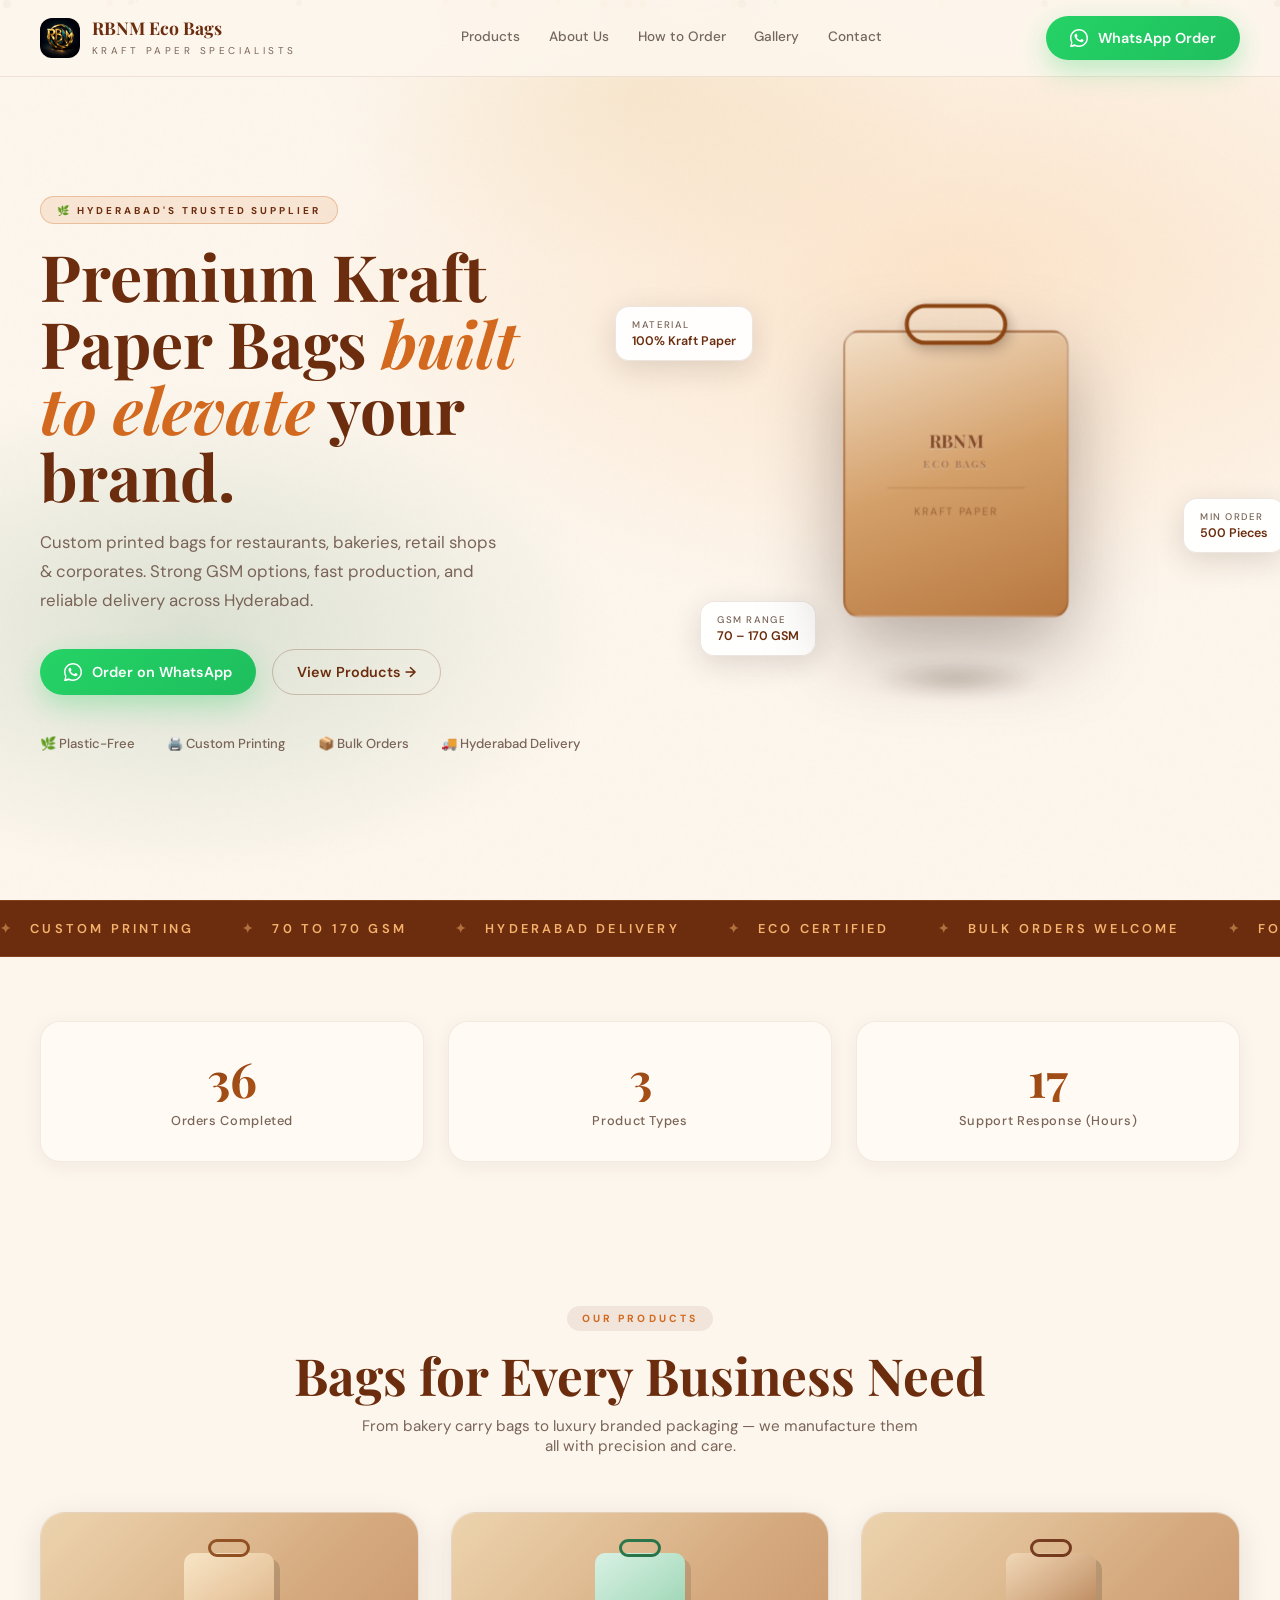
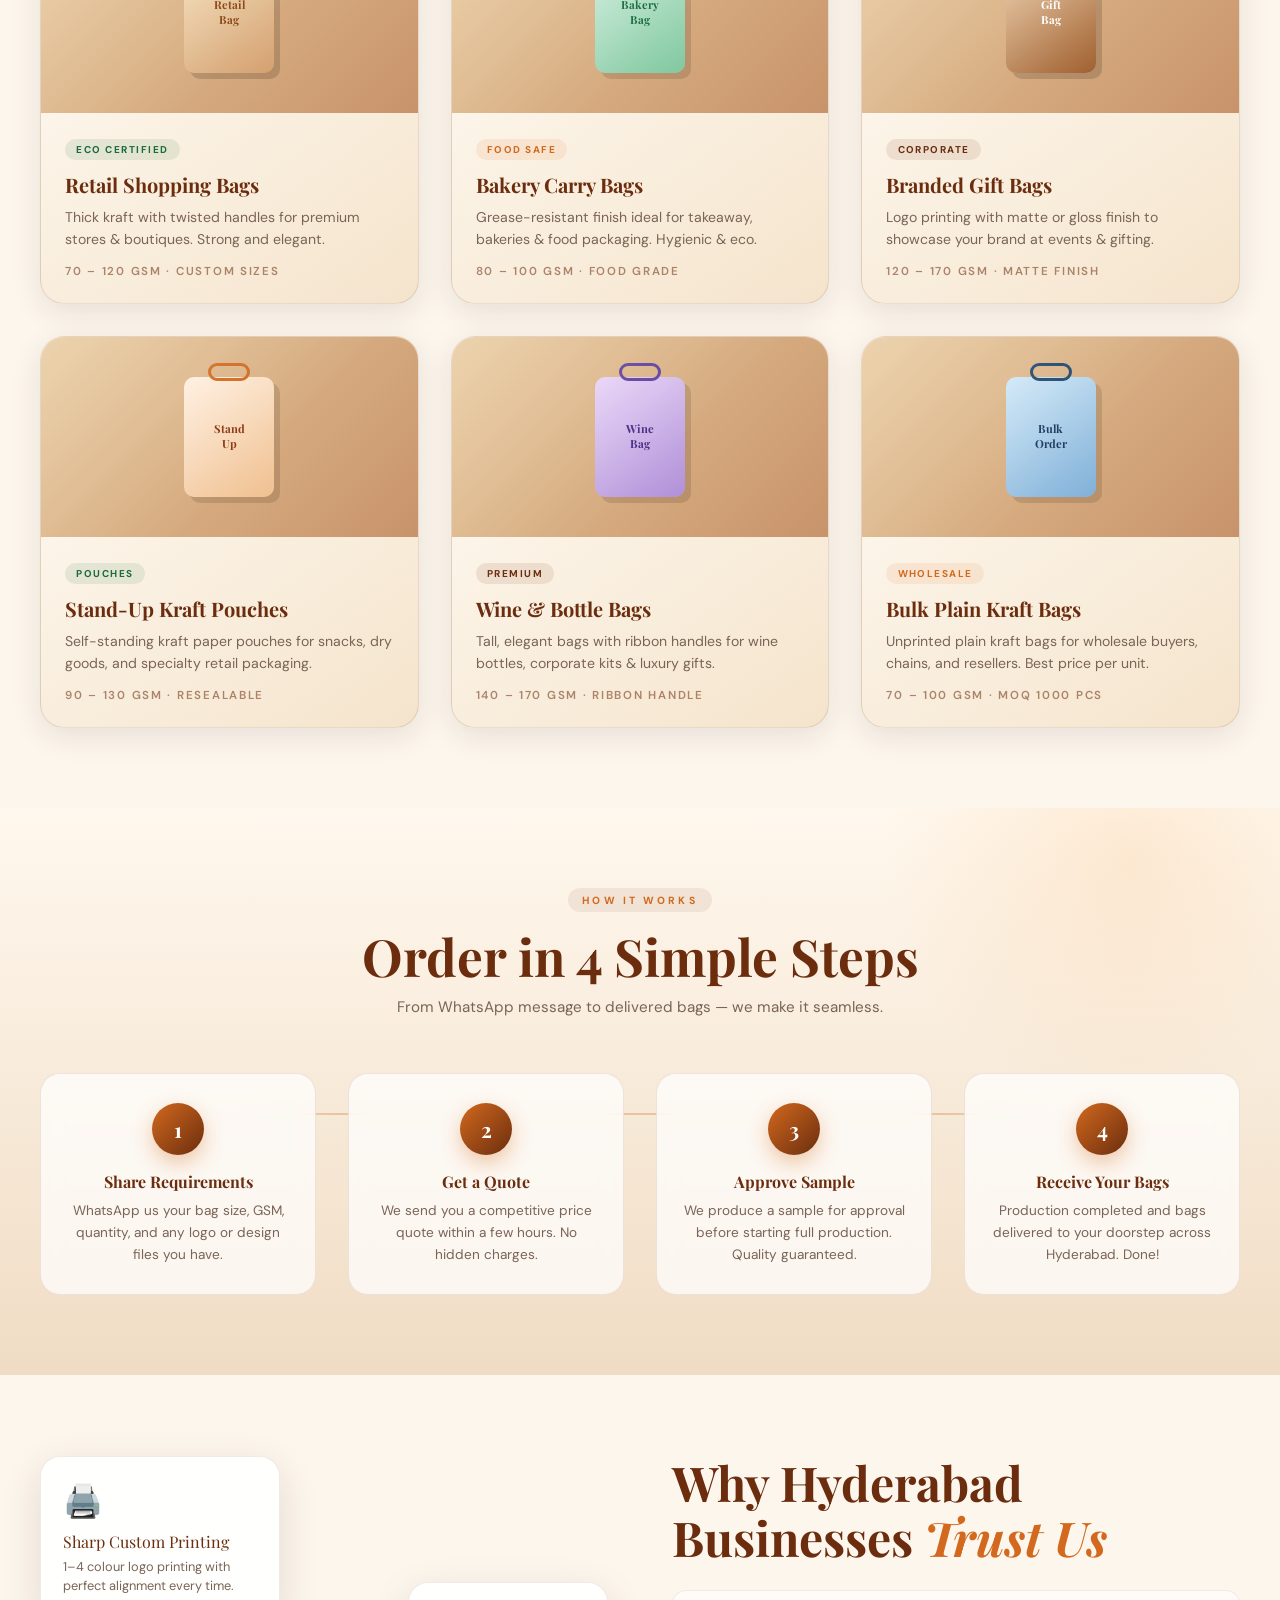
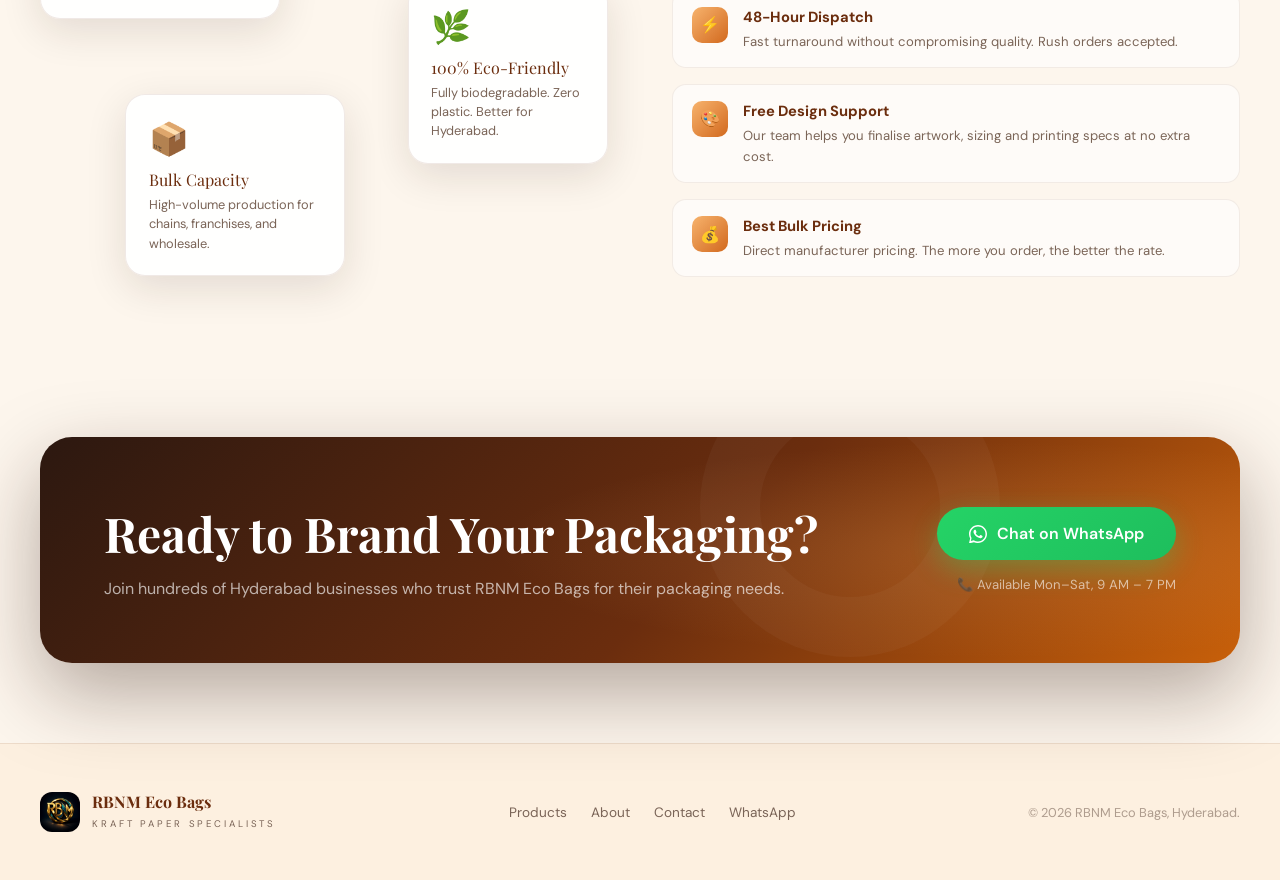
<file: index.html>
<!DOCTYPE html>
<html lang="en">
<head>
  <meta charset="utf-8" />
  <meta name="viewport" content="width=device-width, initial-scale=1" />
  <title>RBNM Eco Bags — Premium Kraft Paper Bags Hyderabad</title>
  <meta name="description" content="Custom printed kraft paper bags for restaurants, bakeries, retail shops & corporates in Hyderabad. Bulk orders welcome. Eco-friendly & plastic-free packaging." />
  <link rel="icon" href="images/rbnm-logo.png" type="image/x-icon" />
  <link rel="preconnect" href="https://fonts.googleapis.com" />
  <link rel="preconnect" href="https://fonts.gstatic.com" crossorigin />
  <link href="https://fonts.googleapis.com/css2?family=Playfair+Display:ital,wght@0,500;0,700;0,900;1,700&family=DM+Sans:wght@300;400;500;600&display=swap" rel="stylesheet" />
  <style>
    :root {
      --bg: #fdf6ed;
      --kraft: #6b2d0e;
      --amber: #d2691e;
      --amber-glow: #f7b36d;
      --forest: #1a6b3c;
      --ink: #2b1a12;
      --muted: #7a6457;
      --white: #ffffff;
      --card: #fffaf3;
      --gold: #c8860a;
      --max: 1200px;
    }

    *, *::before, *::after { box-sizing: border-box; margin: 0; padding: 0; }

    html { scroll-behavior: smooth; }

    body {
      font-family: "DM Sans", sans-serif;
      color: var(--ink);
      background: var(--bg);
      overflow-x: hidden;
    }


    /* ── NOISE TEXTURE OVERLAY ── */
    body::before {
      content: "";
      position: fixed; inset: 0;
      background-image: url("data:image/svg+xml,%3Csvg viewBox='0 0 200 200' xmlns='http://www.w3.org/2000/svg'%3E%3Cfilter id='n'%3E%3CfeTurbulence type='fractalNoise' baseFrequency='.9' numOctaves='4' stitchTiles='stitch'/%3E%3C/filter%3E%3Crect width='100%25' height='100%25' filter='url(%23n)' opacity='.03'/%3E%3C/svg%3E");
      opacity: .4; z-index: 0; pointer-events: none;
    }

    a { color: inherit; text-decoration: none; }
    img { max-width: 100%; display: block; }
    .container { width: min(100% - 2rem, var(--max)); margin: 0 auto; }

    /* ── HEADER ── */
    header {
      position: fixed; top: 0; left: 0; right: 0; z-index: 100;
      padding: 1rem 0;
      background: rgba(253,246,237,.85);
      backdrop-filter: blur(20px);
      border-bottom: 1px solid rgba(107,45,14,.1);
      transition: box-shadow .3s;
    }
    header.scrolled { box-shadow: 0 8px 40px rgba(43,26,18,.12); }
    .nav { display: flex; align-items: center; justify-content: space-between; gap: 1rem; }
    .brand { display: flex; align-items: center; gap: .75rem; }
    .brand img { width: 40px; height: 40px; border-radius: 12px; }
    .brand h1 { font-family: "Playfair Display", serif; font-size: 1.1rem; color: var(--kraft); line-height: 1.2; }
    .brand span { font-size: .62rem; letter-spacing: .35em; text-transform: uppercase; color: var(--muted); }
    .nav-links { display: flex; align-items: center; gap: 1.8rem; font-size: .85rem; font-weight: 500; color: rgba(43,26,18,.65); }
    .nav-links a { position: relative; padding-bottom: 2px; }
    .nav-links a::after { content: ""; position: absolute; left: 0; bottom: -2px; width: 0; height: 1.5px; background: var(--amber); transition: width .3s; }
    .nav-links a:hover::after { width: 100%; }
    .nav-links a:hover { color: var(--amber); }
    .btn {
      display: inline-flex; align-items: center; gap: .6rem;
      padding: .8rem 1.5rem; border-radius: 999px;
      font-weight: 600; font-size: .9rem;
      transition: transform .2s, box-shadow .2s; border: 0;
    }
    .btn-primary {
      background: linear-gradient(135deg, #25d366, #1ebe5d);
      color: #fff; box-shadow: 0 10px 28px rgba(37,211,102,.32);
    }
    .btn-primary:hover { transform: translateY(-3px) scale(1.02); box-shadow: 0 18px 40px rgba(37,211,102,.42); }
    .menu-btn { display: none; background: none; border: none; padding: .4rem; }
    .menu-btn span { display: block; width: 26px; height: 2px; background: var(--kraft); margin: 5px 0; transition: .3s; }

    /* ── HERO ── */
    .hero {
      min-height: 100vh; display: grid; place-items: center;
      padding: 8rem 0 5rem; position: relative; overflow: hidden;
    }
    .hero-bg {
      position: absolute; inset: 0; z-index: -1;
      background:
        radial-gradient(ellipse 80% 60% at 75% 30%, rgba(247,179,109,.28) 0%, transparent 65%),
        radial-gradient(ellipse 60% 50% at 15% 70%, rgba(26,107,60,.15) 0%, transparent 55%),
        radial-gradient(ellipse 50% 40% at 50% 10%, rgba(200,134,10,.1) 0%, transparent 50%),
        var(--bg);
    }

    /* Floating particles */
    .particles { position: absolute; inset: 0; z-index: -1; overflow: hidden; }
    .particle {
      position: absolute; border-radius: 50%;
      animation: float linear infinite;
      opacity: .4;
    }

    @keyframes float {
      0% { transform: translateY(100vh) rotate(0deg); opacity: 0; }
      10% { opacity: .4; }
      90% { opacity: .4; }
      100% { transform: translateY(-10vh) rotate(720deg); opacity: 0; }
    }

    .hero-grid {
      display: grid;
      grid-template-columns: 1fr 1fr;
      gap: 4rem; align-items: center;
    }

    .hero-content { position: relative; z-index: 1; }
    .hero-content .pill {
      display: inline-flex; align-items: center; gap: .4rem;
      padding: .4rem 1rem; border-radius: 999px;
      background: rgba(210,105,30,.12); border: 1px solid rgba(210,105,30,.3);
      color: var(--kraft); font-size: .62rem; font-weight: 700;
      letter-spacing: .3em; text-transform: uppercase;
      animation: slideInLeft .8s ease both;
    }
    .hero-content h2 {
      font-family: "Playfair Display", serif;
      font-size: clamp(2.8rem, 5vw, 5rem);
      line-height: 1.04; color: var(--kraft);
      margin: 1.2rem 0;
      animation: slideInLeft .8s .15s ease both;
    }
    .hero-content h2 em { font-style: italic; color: var(--amber); }
    .hero-content p {
      color: var(--muted); font-size: 1.05rem; max-width: 460px; line-height: 1.7;
      animation: slideInLeft .8s .25s ease both;
    }
    .hero-actions {
      display: flex; flex-wrap: wrap; gap: 1rem; margin-top: 2.2rem;
      animation: slideInLeft .8s .35s ease both;
    }
    .btn-ghost-dark {
      background: transparent; border: 1.5px solid rgba(107,45,14,.25);
      color: var(--kraft); border-radius: 999px;
      padding: .8rem 1.5rem; font-weight: 600; font-size: .9rem;
      transition: .2s;
      display: inline-flex; align-items: center; gap: .5rem;
    }
    .btn-ghost-dark:hover { background: rgba(107,45,14,.06); transform: translateY(-2px); }
    .trust-row {
      display: flex; flex-wrap: wrap; gap: 1rem 2rem;
      margin-top: 2.5rem; font-size: .82rem; color: var(--muted); font-weight: 500;
      animation: slideInLeft .8s .45s ease both;
    }
    .trust-row span { display: inline-flex; align-items: center; gap: .45rem; }

    @keyframes slideInLeft {
      from { opacity: 0; transform: translateX(-30px); }
      to { opacity: 1; transform: translateX(0); }
    }

    /* ── 3D BAG SHOWCASE ── */
    .bag-showcase {
      position: relative;
      perspective: 1200px;
      animation: fadeInRight .9s .2s ease both;
    }

    @keyframes fadeInRight {
      from { opacity: 0; transform: translateX(40px); }
      to { opacity: 1; transform: translateX(0); }
    }

    .bag-scene {
      width: 100%; height: 480px;
      position: relative; transform-style: preserve-3d;
    }

    /* The 3D floating bag shape */
    .bag-3d {
      position: absolute; left: 50%; top: 50%;
      transform: translate(-50%, -50%);
      width: 220px; height: 280px;
      transform-style: preserve-3d;
      animation: bagRotate 8s ease-in-out infinite;
    }

    @keyframes bagRotate {
      0%   { transform: translate(-50%,-50%) rotateY(-15deg) rotateX(5deg); }
      25%  { transform: translate(-50%,-50%) rotateY(5deg) rotateX(-5deg); }
      50%  { transform: translate(-50%,-50%) rotateY(15deg) rotateX(5deg); }
      75%  { transform: translate(-50%,-50%) rotateY(-5deg) rotateX(-3deg); }
      100% { transform: translate(-50%,-50%) rotateY(-15deg) rotateX(5deg); }
    }

    .bag-face {
      position: absolute; border-radius: 16px;
      backface-visibility: hidden;
    }
    .bag-front {
      width: 220px; height: 280px;
      background: linear-gradient(160deg, #f3dfc7 0%, #d4a06a 50%, #b87840 100%);
      border: 2px solid rgba(107,45,14,.3);
      box-shadow: 0 30px 80px rgba(43,18,9,.35), inset 0 1px 0 rgba(255,255,255,.4);
      transform: translateZ(30px);
      display: flex; flex-direction: column;
      align-items: center; justify-content: center; gap: 1rem;
      padding: 1.5rem;
    }
    .bag-back {
      width: 220px; height: 280px;
      background: linear-gradient(160deg, #c4946a 0%, #a06030 100%);
      border: 2px solid rgba(107,45,14,.3);
      transform: translateZ(-30px) rotateY(180deg);
    }
    .bag-left {
      width: 60px; height: 280px;
      background: linear-gradient(180deg, #c8966a 0%, #986040 100%);
      transform: rotateY(-90deg) translateZ(30px);
      border-radius: 16px 0 0 16px;
    }
    .bag-right {
      width: 60px; height: 280px;
      background: linear-gradient(180deg, #b87840 0%, #885030 100%);
      left: 160px;
      transform: rotateY(90deg) translateZ(190px);
      border-radius: 0 16px 16px 0;
    }
    .bag-bottom {
      width: 220px; height: 60px;
      background: linear-gradient(90deg, #a06030 0%, #c88050 100%);
      top: 220px;
      transform: rotateX(-90deg) translateZ(30px);
      border-radius: 0 0 16px 16px;
    }

    /* Handle */
    .bag-handle {
      position: absolute; left: 50%; top: -28px;
      transform: translateX(-50%) translateZ(32px);
      width: 100px; height: 40px;
      border: 4px solid #8b4513;
      border-radius: 999px;
      background: transparent;
      box-shadow: 2px 4px 12px rgba(43,18,9,.3);
    }

    /* Logo on bag */
    .bag-logo {
      font-family: "Playfair Display", serif;
      font-size: 1.1rem; font-weight: 700;
      color: rgba(107,45,14,.8);
      text-align: center; line-height: 1.3;
      text-shadow: 0 1px 0 rgba(255,255,255,.4);
    }
    .bag-logo span { font-size: .6rem; letter-spacing: .2em; text-transform: uppercase; color: rgba(107,45,14,.5); display: block; margin-top: 4px; }
    .bag-lines { width: 80%; height: 1px; background: rgba(107,45,14,.2); }
    .bag-tagline { font-size: .65rem; color: rgba(107,45,14,.5); letter-spacing: .15em; text-transform: uppercase; }

    /* Shadow under bag */
    .bag-shadow {
      position: absolute; left: 50%; bottom: 20px;
      transform: translateX(-50%);
      width: 180px; height: 30px;
      background: radial-gradient(ellipse, rgba(43,18,9,.3) 0%, transparent 70%);
      animation: shadowPulse 8s ease-in-out infinite;
      filter: blur(8px);
    }
    @keyframes shadowPulse {
      0%, 100% { transform: translateX(-50%) scaleX(1); opacity: .8; }
      50% { transform: translateX(-50%) scaleX(.7); opacity: .4; }
    }

    /* Floating info badges */
    .badge-float {
      position: absolute;
      background: rgba(255,255,255,.95);
      border: 1px solid rgba(107,45,14,.12);
      border-radius: 14px; padding: .7rem 1rem;
      box-shadow: 0 8px 30px rgba(43,26,18,.14);
      font-size: .78rem; font-weight: 600;
      color: var(--kraft);
      animation: badgeFloat 4s ease-in-out infinite;
      white-space: nowrap;
    }
    .badge-float .label { font-size: .6rem; font-weight: 500; color: var(--muted); text-transform: uppercase; letter-spacing: .15em; display: block; margin-bottom: 2px; }
    .badge-float.b1 { top: 15%; left: -10%; animation-delay: 0s; }
    .badge-float.b2 { top: 55%; right: -8%; animation-delay: 1.5s; }
    .badge-float.b3 { bottom: 12%; left: 5%; animation-delay: .8s; }

    @keyframes badgeFloat {
      0%, 100% { transform: translateY(0px); }
      50% { transform: translateY(-10px); }
    }

    /* ── MARQUEE ── */
    .marquee-wrap {
      overflow: hidden; padding: 1.2rem 0;
      background: var(--kraft); color: var(--amber-glow);
      border-top: 1px solid rgba(247,179,109,.15);
      border-bottom: 1px solid rgba(247,179,109,.15);
    }
    .marquee-track {
      display: flex; gap: 3rem;
      animation: marqueeScroll 22s linear infinite;
      width: max-content;
    }
    .marquee-track span {
      font-size: .8rem; font-weight: 600; letter-spacing: .25em;
      text-transform: uppercase; white-space: nowrap;
      display: flex; align-items: center; gap: 1rem;
    }
    .marquee-track span::before { content: "✦"; opacity: .5; }
    @keyframes marqueeScroll {
      0% { transform: translateX(0); }
      100% { transform: translateX(-50%); }
    }

    /* ── STATS BAR ── */
    .stats-section { padding: 4rem 0; }
    .stats-grid {
      display: grid; grid-template-columns: repeat(auto-fit, minmax(220px, 1fr)); gap: 1.5rem;
    }
    .stat-card {
      background: var(--card);
      border-radius: 20px; padding: 2rem 1.5rem;
      border: 1px solid rgba(107,45,14,.08);
      box-shadow: 0 4px 20px rgba(43,26,18,.06);
      text-align: center;
      transform-style: preserve-3d;
      transition: transform .4s cubic-bezier(.23,1.12,.43,1), box-shadow .4s;
      position: relative; overflow: hidden;
    }
    .stat-card::before {
      content: ""; position: absolute; inset: 0;
      background: linear-gradient(135deg, rgba(247,179,109,.08) 0%, transparent 60%);
      opacity: 0; transition: opacity .3s;
    }
    .stat-card:hover::before { opacity: 1; }
    .stat-card:hover {
      transform: translateY(-12px) rotateX(6deg) rotateY(-4deg) scale(1.02);
      box-shadow: 0 25px 60px rgba(43,26,18,.18), 0 0 0 1px rgba(210,105,30,.15);
    }
    .stat-num {
      font-family: "Playfair Display", serif;
      font-size: 3rem; font-weight: 700;
      background: linear-gradient(135deg, var(--kraft), var(--amber));
      -webkit-background-clip: text; -webkit-text-fill-color: transparent;
      background-clip: text; line-height: 1;
    }
    .stat-label { font-size: .8rem; color: var(--muted); margin-top: .6rem; font-weight: 500; letter-spacing: .05em; }

    /* ── PRODUCTS 3D SECTION ── */
    .products-section { padding: 5rem 0; }
    .section-header { text-align: center; margin-bottom: 3.5rem; }
    .section-header .tag {
      display: inline-block; padding: .35rem .9rem;
      border-radius: 999px; background: rgba(107,45,14,.08);
      color: var(--amber); font-size: .65rem; font-weight: 700;
      letter-spacing: .3em; text-transform: uppercase; margin-bottom: 1rem;
    }
    .section-header h2 {
      font-family: "Playfair Display", serif;
      font-size: clamp(2rem, 4vw, 3.2rem);
      color: var(--kraft); line-height: 1.1;
    }
    .section-header p { color: var(--muted); max-width: 560px; margin: .8rem auto 0; font-size: .95rem; }

    .products-grid {
      display: grid; grid-template-columns: repeat(3,1fr); gap: 2rem;
      perspective: 1000px;
    }

    .product-card {
      border-radius: 24px;
      background: linear-gradient(145deg, #fffcf6, #f5e4cc);
      border: 1px solid rgba(107,45,14,.14);
      box-shadow: 0 8px 30px rgba(43,26,18,.1);
      padding: 0; overflow: hidden;
      transform-style: preserve-3d;
      transition: transform .5s cubic-bezier(.23,1.12,.43,1), box-shadow .5s;
    }
    .product-card:hover {
      transform: translateY(-16px) rotateX(6deg) rotateY(-5deg);
      box-shadow: 0 32px 80px rgba(43,26,18,.22), 20px 20px 0px rgba(107,45,14,.06);
    }

    .product-thumb {
      height: 200px; position: relative; overflow: hidden;
      background: linear-gradient(135deg, #e8c99a, #c8936a);
      display: flex; align-items: center; justify-content: center;
    }
    /* 3D bag illustration inside product card */
    .mini-bag {
      width: 90px; height: 120px;
      position: relative; transform-style: preserve-3d;
      animation: miniBagFloat 4s ease-in-out infinite;
    }
    @keyframes miniBagFloat {
      0%, 100% { transform: translateY(0) rotateY(-10deg); }
      50% { transform: translateY(-12px) rotateY(10deg); }
    }
    .mini-bag-body {
      width: 90px; height: 120px;
      border-radius: 10px; position: absolute;
      display: flex; align-items: center; justify-content: center;
      flex-direction: column; gap: 6px;
    }
    .mini-bag-handle {
      width: 42px; height: 18px;
      border: 3px solid; border-radius: 999px;
      position: absolute; top: -14px; left: 50%;
      transform: translateX(-50%);
    }
    .mini-bag-text {
      font-family: "Playfair Display", serif;
      font-size: .7rem; font-weight: 700; text-align: center;
      line-height: 1.3;
    }

    .product-card:nth-child(1) .mini-bag-body { background: linear-gradient(145deg,#f7e3c0,#d4a070); box-shadow: 6px 6px 0 rgba(0,0,0,.15); }
    .product-card:nth-child(1) .mini-bag-handle { border-color: #8b4513; }
    .product-card:nth-child(1) .mini-bag-text { color: #8b4513; }
    .product-card:nth-child(2) .mini-bag-body { background: linear-gradient(145deg,#d4f0e0,#80c8a0); box-shadow: 6px 6px 0 rgba(0,0,0,.12); }
    .product-card:nth-child(2) .mini-bag-handle { border-color: #1a6b3c; }
    .product-card:nth-child(2) .mini-bag-text { color: #1a6b3c; }
    .product-card:nth-child(3) .mini-bag-body { background: linear-gradient(145deg,#f0d4b0,#a06030); box-shadow: 6px 6px 0 rgba(0,0,0,.15); }
    .product-card:nth-child(3) .mini-bag-handle { border-color: #6b2d0e; }
    .product-card:nth-child(3) .mini-bag-text { color: #fff; }
    .product-card:nth-child(4) .mini-bag-body { background: linear-gradient(145deg,#fff0e0,#f0c090); box-shadow: 6px 6px 0 rgba(0,0,0,.12); }
    .product-card:nth-child(4) .mini-bag-handle { border-color: #d2691e; }
    .product-card:nth-child(4) .mini-bag-text { color: #8b3510; }
    .product-card:nth-child(5) .mini-bag-body { background: linear-gradient(145deg,#e8d4f8,#b090d8); box-shadow: 6px 6px 0 rgba(0,0,0,.12); }
    .product-card:nth-child(5) .mini-bag-handle { border-color: #6040a0; }
    .product-card:nth-child(5) .mini-bag-text { color: #4a2880; }
    .product-card:nth-child(6) .mini-bag-body { background: linear-gradient(145deg,#d0e8f8,#80b0d8); box-shadow: 6px 6px 0 rgba(0,0,0,.12); }
    .product-card:nth-child(6) .mini-bag-handle { border-color: #204870; }
    .product-card:nth-child(6) .mini-bag-text { color: #1a3a5c; }

    .product-thumb .shine {
      position: absolute; inset: 0;
      background: linear-gradient(135deg, rgba(255,255,255,.2) 0%, transparent 60%);
      transition: opacity .3s;
    }
    .product-card:hover .shine { opacity: 0; }

    .product-info { padding: 1.5rem; }
    .product-badge {
      display: inline-block; padding: .25rem .7rem;
      border-radius: 999px; font-size: .62rem; font-weight: 700;
      letter-spacing: .15em; text-transform: uppercase; margin-bottom: .7rem;
    }
    .product-badge.eco { background: rgba(26,107,60,.1); color: var(--forest); }
    .product-badge.food { background: rgba(210,105,30,.1); color: var(--amber); }
    .product-badge.corp { background: rgba(107,45,14,.1); color: var(--kraft); }
    .product-info h3 {
      font-family: "Playfair Display", serif;
      font-size: 1.25rem; color: var(--kraft); margin-bottom: .5rem;
    }
    .product-info p { font-size: .88rem; color: var(--muted); line-height: 1.6; }
    .product-gsm {
      margin-top: .8rem; font-size: .72rem; font-weight: 600;
      color: rgba(107,45,14,.55); letter-spacing: .15em; text-transform: uppercase;
    }

    /* ── PROCESS SECTION ── */
    .process-section {
      padding: 5rem 0;
      background: linear-gradient(180deg, #fff8ee, #f0dcc4);
      position: relative; overflow: hidden;
    }
    .process-section::before {
      content: ""; position: absolute;
      width: 500px; height: 500px; border-radius: 50%;
      background: radial-gradient(circle, rgba(247,179,109,.2) 0%, transparent 70%);
      top: -200px; right: -100px;
    }
    .steps-grid {
      display: grid; grid-template-columns: repeat(4,1fr);
      gap: 2rem; position: relative;
    }
    .steps-grid::before {
      content: ""; position: absolute;
      top: 40px; left: 8%; right: 8%; height: 2px;
      background: linear-gradient(90deg, transparent, rgba(210,105,30,.3) 20%, rgba(210,105,30,.3) 80%, transparent);
      z-index: 0;
    }
    .step-card {
      background: rgba(255,255,255,.7); border-radius: 20px;
      padding: 1.8rem 1.5rem; text-align: center;
      border: 1px solid rgba(107,45,14,.1);
      backdrop-filter: blur(10px);
      position: relative; z-index: 1;
      transform-style: preserve-3d;
      transition: transform .4s cubic-bezier(.23,1.12,.43,1), box-shadow .4s;
    }
    .step-card:hover {
      transform: translateY(-14px) rotateX(8deg);
      box-shadow: 0 24px 60px rgba(43,26,18,.16);
    }
    .step-num {
      width: 52px; height: 52px; border-radius: 50%;
      background: linear-gradient(135deg, var(--amber), var(--kraft));
      color: #fff; font-family: "Playfair Display", serif;
      font-size: 1.3rem; font-weight: 700;
      display: flex; align-items: center; justify-content: center;
      margin: 0 auto 1rem; box-shadow: 0 8px 20px rgba(210,105,30,.35);
    }
    .step-card h3 { font-family: "Playfair Display", serif; font-size: 1rem; color: var(--kraft); margin-bottom: .5rem; }
    .step-card p { font-size: .85rem; color: var(--muted); line-height: 1.6; }

    /* ── WHY US ── */
    .why-section { padding: 5rem 0; }
    .why-grid {
      display: grid; grid-template-columns: 1fr 1fr; gap: 4rem; align-items: center;
    }
    .why-visual {
      position: relative; height: 420px;
      perspective: 800px;
    }
    .floating-card-3d {
      position: absolute; border-radius: 20px; padding: 1.4rem;
      background: rgba(255,255,255,.95);
      border: 1px solid rgba(107,45,14,.1);
      box-shadow: 0 12px 40px rgba(43,26,18,.12);
      transform-style: preserve-3d;
      transition: transform .4s;
    }
    .floating-card-3d:hover { transform: rotateY(-8deg) rotateX(6deg) scale(1.04); }
    .fc1 { width: 240px; top: 0; left: 0; animation: floatCard1 6s ease-in-out infinite; }
    .fc2 { width: 200px; top: 30%; right: 0; animation: floatCard2 7s ease-in-out infinite; }
    .fc3 { width: 220px; bottom: 0; left: 15%; animation: floatCard3 5s ease-in-out infinite; }
    @keyframes floatCard1 { 0%,100%{transform: translateY(0) rotateY(-5deg);} 50%{transform:translateY(-14px) rotateY(5deg);} }
    @keyframes floatCard2 { 0%,100%{transform: translateY(-8px) rotateX(4deg);} 50%{transform:translateY(8px) rotateX(-4deg);} }
    @keyframes floatCard3 { 0%,100%{transform: translateY(4px) rotateY(6deg);} 50%{transform:translateY(-10px) rotateY(-6deg);} }
    .fc-icon { font-size: 2rem; margin-bottom: .6rem; }
    .fc-title { font-family: "Playfair Display", serif; font-size: 1rem; color: var(--kraft); margin-bottom: .3rem; }
    .fc-desc { font-size: .8rem; color: var(--muted); line-height: 1.5; }

    .why-content h2 { font-family: "Playfair Display", serif; font-size: clamp(2rem,4vw,3rem); color: var(--kraft); line-height: 1.15; margin-bottom: 1.5rem; }
    .why-content h2 em { font-style: italic; color: var(--amber); }
    .benefit-list { list-style: none; display: grid; gap: 1rem; }
    .benefit-list li {
      display: flex; align-items: flex-start; gap: .9rem;
      padding: 1rem 1.2rem; border-radius: 14px;
      background: rgba(255,255,255,.6); border: 1px solid rgba(107,45,14,.08);
      transition: transform .3s, box-shadow .3s;
    }
    .benefit-list li:hover { transform: translateX(6px); box-shadow: 0 6px 20px rgba(43,26,18,.1); }
    .benefit-icon { width: 36px; height: 36px; border-radius: 10px; background: linear-gradient(135deg,var(--amber-glow),var(--amber)); display: flex; align-items: center; justify-content: center; font-size: 1rem; flex-shrink: 0; }
    .benefit-text strong { display: block; font-size: .92rem; color: var(--kraft); margin-bottom: .2rem; }
    .benefit-text span { font-size: .82rem; color: var(--muted); }

    /* ── CTA SECTION ── */
    .cta-section { padding: 5rem 0; }
    .cta-block {
      border-radius: 32px; overflow: hidden; position: relative;
      background: linear-gradient(135deg, #2c1810, #6b2d0e 55%, #c8600a 100%);
      padding: 4rem; display: grid;
      grid-template-columns: 1fr auto; gap: 3rem; align-items: center;
      box-shadow: 0 30px 80px rgba(43,18,9,.35);
    }
    .cta-block::before {
      content: ""; position: absolute; inset: 0;
      background: radial-gradient(ellipse 70% 80% at 80% 50%, rgba(247,179,109,.2) 0%, transparent 60%);
    }
    .cta-block::after {
      content: ""; position: absolute;
      width: 300px; height: 300px; border-radius: 50%;
      border: 60px solid rgba(255,255,255,.03);
      top: -80px; right: 20%;
    }
    .cta-content { position: relative; z-index: 1; }
    .cta-content h2 { font-family: "Playfair Display", serif; font-size: clamp(2rem,4vw,3rem); color: #fff; margin-bottom: .8rem; }
    .cta-content p { color: rgba(255,255,255,.65); font-size: 1rem; }
    .cta-actions { position: relative; z-index: 1; display: flex; flex-direction: column; gap: 1rem; align-items: flex-end; }
    .cta-actions .btn-primary { background: linear-gradient(135deg,#25d366,#1ebe5d); font-size: 1rem; padding: 1rem 2rem; }
    .cta-phone { color: rgba(255,255,255,.6); font-size: .82rem; text-align: right; }

    /* ── FOOTER ── */
    footer {
      padding: 3rem 0; border-top: 1px solid rgba(107,45,14,.1);
      background: #fdf0e0;
    }
    .footer-inner {
      display: flex; flex-wrap: wrap; gap: 1.5rem 3rem;
      align-items: center; justify-content: space-between;
    }
    .footer-links { display: flex; gap: 1.5rem; font-size: .85rem; color: var(--muted); }
    .footer-links a:hover { color: var(--amber); }
    .footer-copy { font-size: .8rem; color: rgba(122,100,87,.6); }

    /* ── MOBILE ── */
    .mobile-menu {
      display: none; flex-direction: column; gap: .8rem;
      padding: 1rem; background: rgba(253,246,237,.98);
      border: 1px solid rgba(107,45,14,.1); border-radius: 16px; margin-top: .5rem;
    }
    .mobile-menu.show { display: flex; }

    @media (max-width: 1000px) {
      .hero-grid { grid-template-columns: 1fr; gap: 3rem; }
      .bag-showcase { display: flex; justify-content: center; }
      .bag-scene { height: 360px; width: 100%; max-width: 500px; }
      .products-grid { grid-template-columns: repeat(2,1fr); }
      .steps-grid { grid-template-columns: repeat(2,1fr); }
      .steps-grid::before { display: none; }
      .why-grid { grid-template-columns: 1fr; }
      .why-visual { height: 300px; }
      .stats-grid { grid-template-columns: repeat(2,1fr); }
    }
    @media (max-width: 720px) {
      .products-grid { grid-template-columns: 1fr; }
      .cta-block { grid-template-columns: 1fr; }
      .cta-actions { align-items: flex-start; }
      .nav-links { display: none; }
      .menu-btn { display: block; }
      .badge-float.b1, .badge-float.b2 { display: none; }
      .stats-grid { grid-template-columns: repeat(2,1fr); }
    }
    @media (max-width: 480px) {
      .steps-grid { grid-template-columns: 1fr; }
      .stats-grid { grid-template-columns: 1fr 1fr; }
    }

    /* ── SCROLL REVEAL ── */
    .reveal {
      opacity: 0; transform: translateY(30px);
      transition: opacity .7s ease, transform .7s ease;
    }
    .reveal.visible { opacity: 1; transform: translateY(0); }
    .reveal-delay-1 { transition-delay: .1s; }
    .reveal-delay-2 { transition-delay: .2s; }
    .reveal-delay-3 { transition-delay: .3s; }
    .reveal-delay-4 { transition-delay: .4s; }
  </style>
</head>
<body>

  <!-- Header -->
  <header id="header">
    <div class="container nav">
      <a class="brand" href="index.html">
        <img src="images/rbnm-logo.png" alt="RBNM Eco Bags" />
        <div>
          <h1>RBNM Eco Bags</h1>
          <span>Kraft Paper Specialists</span>
        </div>
      </a>
      <nav class="nav-links">
        <a href="products.html">Products</a>
        <a href="about-us.html">About Us</a>
        <a href="process.html">How to Order</a>
        <a href="gallery.html">Gallery</a>
        <a href="contact.html">Contact</a>
      </nav>
      <a class="btn btn-primary" href="https://wa.me/919866740012?text=Hi%20RBNM%20Eco%20Bags!%20I%20am%20interested%20in%20ordering%20kraft%20paper%20bags." target="_blank" rel="noopener">
        <svg width="18" height="18" viewBox="0 0 24 24" fill="currentColor"><path d="M17.472 14.382c-.297-.149-1.758-.867-2.03-.967-.273-.099-.471-.148-.67.15-.197.297-.767.966-.94 1.164-.173.199-.347.223-.644.075-.297-.15-1.255-.463-2.39-1.475-.883-.788-1.48-1.761-1.653-2.059-.173-.297-.018-.458.13-.606.134-.133.298-.347.446-.52.149-.174.198-.298.298-.497.099-.198.05-.371-.025-.52-.075-.149-.669-1.612-.916-2.207-.242-.579-.487-.5-.669-.51-.173-.008-.371-.01-.57-.01-.198 0-.52.074-.792.372-.272.297-1.04 1.016-1.04 2.479 0 1.462 1.065 2.875 1.213 3.074.149.198 2.096 3.2 5.077 4.487.709.306 1.262.489 1.694.625.712.227 1.36.195 1.871.118.571-.085 1.758-.719 2.006-1.413.248-.694.248-1.289.173-1.413-.074-.124-.272-.198-.57-.347z"/><path d="M12 0C5.373 0 0 5.373 0 12c0 2.127.558 4.122 1.532 5.851L.073 23.927c-.077.307.204.587.511.511l6.076-1.459A11.934 11.934 0 0012 24c6.627 0 12-5.373 12-12S18.627 0 12 0zm0 22c-1.918 0-3.72-.517-5.27-1.418l-.377-.222-3.913.94.94-3.914-.222-.377A9.944 9.944 0 012 12C2 6.477 6.477 2 12 2s10 4.477 10 10-4.477 10-10 10z"/></svg>
        WhatsApp Order
      </a>
      <button class="menu-btn" id="menuBtn">
        <span></span><span></span><span></span>
      </button>
    </div>
    <div class="container mobile-menu" id="mobileMenu">
      <a href="products.html">Products</a>
      <a href="about-us.html">About Us</a>
      <a href="process.html">How to Order</a>
      <a href="gallery.html">Gallery</a>
      <a href="contact.html">Contact</a>
    </div>
  </header>

  <main>

    <!-- ── HERO ── -->
    <section class="hero">
      <div class="hero-bg"></div>
      <div class="particles" id="particles"></div>
      <div class="container hero-grid">

        <!-- Left: Content -->
        <div class="hero-content">
          <span class="pill">🌿 Hyderabad's Trusted Supplier</span>
          <h2>Premium Kraft<br />Paper Bags <em>built<br />to elevate</em> your brand.</h2>
          <p>Custom printed bags for restaurants, bakeries, retail shops & corporates. Strong GSM options, fast production, and reliable delivery across Hyderabad.</p>
          <div class="hero-actions">
            <a class="btn btn-primary" href="https://wa.me/919866740012?text=Hi%20RBNM%20Eco%20Bags!%20I%20want%20to%20order%20premium%20kraft%20paper%20bags.%20Please%20share%20your%20catalogue." target="_blank" rel="noopener">
              <svg width="18" height="18" viewBox="0 0 24 24" fill="currentColor"><path d="M17.472 14.382c-.297-.149-1.758-.867-2.03-.967-.273-.099-.471-.148-.67.15-.197.297-.767.966-.94 1.164-.173.199-.347.223-.644.075-.297-.15-1.255-.463-2.39-1.475-.883-.788-1.48-1.761-1.653-2.059-.173-.297-.018-.458.13-.606.134-.133.298-.347.446-.52.149-.174.198-.298.298-.497.099-.198.05-.371-.025-.52-.075-.149-.669-1.612-.916-2.207-.242-.579-.487-.5-.669-.51-.173-.008-.371-.01-.57-.01-.198 0-.52.074-.792.372-.272.297-1.04 1.016-1.04 2.479 0 1.462 1.065 2.875 1.213 3.074.149.198 2.096 3.2 5.077 4.487.709.306 1.262.489 1.694.625.712.227 1.36.195 1.871.118.571-.085 1.758-.719 2.006-1.413.248-.694.248-1.289.173-1.413-.074-.124-.272-.198-.57-.347z"/><path d="M12 0C5.373 0 0 5.373 0 12c0 2.127.558 4.122 1.532 5.851L.073 23.927c-.077.307.204.587.511.511l6.076-1.459A11.934 11.934 0 0012 24c6.627 0 12-5.373 12-12S18.627 0 12 0zm0 22c-1.918 0-3.72-.517-5.27-1.418l-.377-.222-3.913.94.94-3.914-.222-.377A9.944 9.944 0 012 12C2 6.477 6.477 2 12 2s10 4.477 10 10-4.477 10-10 10z"/></svg>
              Order on WhatsApp
            </a>
            <a class="btn-ghost-dark" href="products.html">View Products →</a>
          </div>
          <div class="trust-row">
            <span>🌿 Plastic-Free</span>
            <span>🖨️ Custom Printing</span>
            <span>📦 Bulk Orders</span>
            <span>🚚 Hyderabad Delivery</span>
          </div>
        </div>

        <!-- Right: 3D Bag -->
        <div class="bag-showcase">
          <!-- Floating info badges -->
          <div class="badge-float b1">
            <span class="label">Material</span>
            100% Kraft Paper
          </div>
          <div class="badge-float b2">
            <span class="label">Min Order</span>
            500 Pieces
          </div>
          <div class="badge-float b3">
            <span class="label">GSM Range</span>
            70 – 170 GSM
          </div>

          <div class="bag-scene">
            <div class="bag-3d" id="heroBag">
              <!-- 3D Bag Faces -->
              <div class="bag-face bag-front">
                <div class="bag-handle"></div>
                <div class="bag-logo">
                  RBNM
                  <span>Eco Bags</span>
                </div>
                <div class="bag-lines"></div>
                <div class="bag-tagline">Kraft Paper</div>
              </div>
              <div class="bag-face bag-back"></div>
              <div class="bag-face bag-left"></div>
              <div class="bag-face bag-right"></div>
              <div class="bag-face bag-bottom"></div>
            </div>
            <div class="bag-shadow"></div>
          </div>
        </div>
      </div>
    </section>

    <!-- ── MARQUEE ── -->
    <div class="marquee-wrap">
      <div class="marquee-track">
        <span>Custom Printing</span>
        <span>70 to 170 GSM</span>
        <span>Hyderabad Delivery</span>
        <span>Eco Certified</span>
        <span>Bulk Orders Welcome</span>
        <span>Food Safe Options</span>
        <span>Twisted Handles</span>
        <span>Corporate Branding</span>
        <span>Fast Turnaround</span>
        <!-- Duplicate for seamless loop -->
        <span>Custom Printing</span>
        <span>70 to 170 GSM</span>
        <span>Hyderabad Delivery</span>
        <span>Eco Certified</span>
        <span>Bulk Orders Welcome</span>
        <span>Food Safe Options</span>
        <span>Twisted Handles</span>
        <span>Corporate Branding</span>
        <span>Fast Turnaround</span>
      </div>
    </div>

    <!-- ── STATS ── -->
    <section class="stats-section">
      <div class="container">
        <div class="stats-grid">
          <div class="stat-card reveal">
            <div class="stat-num" data-target="50">0</div>
            <div class="stat-label">Orders Completed</div>
          </div>
          <div class="stat-card reveal reveal-delay-1">
            <div class="stat-num" data-target="5">0</div>
            <div class="stat-label">Product Types</div>
          </div>
          <div class="stat-card reveal reveal-delay-2">
            <div class="stat-num" data-target="24">0</div>
            <div class="stat-label">Support Response (Hours)</div>
          </div>
        </div>
      </div>
    </section>

    <!-- ── PRODUCTS ── -->
    <section class="products-section">
      <div class="container">
        <div class="section-header reveal">
          <div class="tag">Our Products</div>
          <h2>Bags for Every Business Need</h2>
          <p>From bakery carry bags to luxury branded packaging — we manufacture them all with precision and care.</p>
        </div>

        <div class="products-grid">

          <div class="product-card reveal">
            <div class="product-thumb">
              <div class="mini-bag">
                <div class="mini-bag-body">
                  <div class="mini-bag-handle"></div>
                  <div class="mini-bag-text">Retail<br/>Bag</div>
                </div>
              </div>
              <div class="shine"></div>
            </div>
            <div class="product-info">
              <span class="product-badge eco">Eco Certified</span>
              <h3>Retail Shopping Bags</h3>
              <p>Thick kraft with twisted handles for premium stores & boutiques. Strong and elegant.</p>
              <div class="product-gsm">70 – 120 GSM · Custom Sizes</div>
            </div>
          </div>

          <div class="product-card reveal reveal-delay-1">
            <div class="product-thumb">
              <div class="mini-bag">
                <div class="mini-bag-body">
                  <div class="mini-bag-handle"></div>
                  <div class="mini-bag-text">Bakery<br/>Bag</div>
                </div>
              </div>
              <div class="shine"></div>
            </div>
            <div class="product-info">
              <span class="product-badge food">Food Safe</span>
              <h3>Bakery Carry Bags</h3>
              <p>Grease-resistant finish ideal for takeaway, bakeries & food packaging. Hygienic & eco.</p>
              <div class="product-gsm">80 – 100 GSM · Food Grade</div>
            </div>
          </div>

          <div class="product-card reveal reveal-delay-2">
            <div class="product-thumb">
              <div class="mini-bag">
                <div class="mini-bag-body">
                  <div class="mini-bag-handle"></div>
                  <div class="mini-bag-text">Gift<br/>Bag</div>
                </div>
              </div>
              <div class="shine"></div>
            </div>
            <div class="product-info">
              <span class="product-badge corp">Corporate</span>
              <h3>Branded Gift Bags</h3>
              <p>Logo printing with matte or gloss finish to showcase your brand at events & gifting.</p>
              <div class="product-gsm">120 – 170 GSM · Matte Finish</div>
            </div>
          </div>

          <div class="product-card reveal">
            <div class="product-thumb">
              <div class="mini-bag">
                <div class="mini-bag-body">
                  <div class="mini-bag-handle"></div>
                  <div class="mini-bag-text">Stand<br/>Up</div>
                </div>
              </div>
              <div class="shine"></div>
            </div>
            <div class="product-info">
              <span class="product-badge eco">Pouches</span>
              <h3>Stand-Up Kraft Pouches</h3>
              <p>Self-standing kraft paper pouches for snacks, dry goods, and specialty retail packaging.</p>
              <div class="product-gsm">90 – 130 GSM · Resealable</div>
            </div>
          </div>

          <div class="product-card reveal reveal-delay-1">
            <div class="product-thumb">
              <div class="mini-bag">
                <div class="mini-bag-body">
                  <div class="mini-bag-handle"></div>
                  <div class="mini-bag-text">Wine<br/>Bag</div>
                </div>
              </div>
              <div class="shine"></div>
            </div>
            <div class="product-info">
              <span class="product-badge corp">Premium</span>
              <h3>Wine & Bottle Bags</h3>
              <p>Tall, elegant bags with ribbon handles for wine bottles, corporate kits & luxury gifts.</p>
              <div class="product-gsm">140 – 170 GSM · Ribbon Handle</div>
            </div>
          </div>

          <div class="product-card reveal reveal-delay-2">
            <div class="product-thumb">
              <div class="mini-bag">
                <div class="mini-bag-body">
                  <div class="mini-bag-handle"></div>
                  <div class="mini-bag-text">Bulk<br/>Order</div>
                </div>
              </div>
              <div class="shine"></div>
            </div>
            <div class="product-info">
              <span class="product-badge food">Wholesale</span>
              <h3>Bulk Plain Kraft Bags</h3>
              <p>Unprinted plain kraft bags for wholesale buyers, chains, and resellers. Best price per unit.</p>
              <div class="product-gsm">70 – 100 GSM · MOQ 1000 pcs</div>
            </div>
          </div>

        </div>
      </div>
    </section>

    <!-- ── PROCESS ── -->
    <section class="process-section">
      <div class="container">
        <div class="section-header reveal">
          <div class="tag">How It Works</div>
          <h2>Order in 4 Simple Steps</h2>
          <p>From WhatsApp message to delivered bags — we make it seamless.</p>
        </div>
        <div class="steps-grid">
          <div class="step-card reveal">
            <div class="step-num">1</div>
            <h3>Share Requirements</h3>
            <p>WhatsApp us your bag size, GSM, quantity, and any logo or design files you have.</p>
          </div>
          <div class="step-card reveal reveal-delay-1">
            <div class="step-num">2</div>
            <h3>Get a Quote</h3>
            <p>We send you a competitive price quote within a few hours. No hidden charges.</p>
          </div>
          <div class="step-card reveal reveal-delay-2">
            <div class="step-num">3</div>
            <h3>Approve Sample</h3>
            <p>We produce a sample for approval before starting full production. Quality guaranteed.</p>
          </div>
          <div class="step-card reveal reveal-delay-3">
            <div class="step-num">4</div>
            <h3>Receive Your Bags</h3>
            <p>Production completed and bags delivered to your doorstep across Hyderabad. Done!</p>
          </div>
        </div>
      </div>
    </section>

    <!-- ── WHY US ── -->
    <section class="why-section">
      <div class="container">
        <div class="why-grid">
          <div class="why-visual reveal">
            <div class="floating-card-3d fc1">
              <div class="fc-icon">🖨️</div>
              <div class="fc-title">Sharp Custom Printing</div>
              <div class="fc-desc">1–4 colour logo printing with perfect alignment every time.</div>
            </div>
            <div class="floating-card-3d fc2">
              <div class="fc-icon">🌿</div>
              <div class="fc-title">100% Eco-Friendly</div>
              <div class="fc-desc">Fully biodegradable. Zero plastic. Better for Hyderabad.</div>
            </div>
            <div class="floating-card-3d fc3">
              <div class="fc-icon">📦</div>
              <div class="fc-title">Bulk Capacity</div>
              <div class="fc-desc">High-volume production for chains, franchises, and wholesale.</div>
            </div>
          </div>

          <div class="why-content reveal reveal-delay-2">
            <h2>Why Hyderabad Businesses <em>Trust Us</em></h2>
            <ul class="benefit-list">
              <li>
                <div class="benefit-icon">⚡</div>
                <div class="benefit-text">
                  <strong>48-Hour Dispatch</strong>
                  <span>Fast turnaround without compromising quality. Rush orders accepted.</span>
                </div>
              </li>
              <li>
                <div class="benefit-icon">🎨</div>
                <div class="benefit-text">
                  <strong>Free Design Support</strong>
                  <span>Our team helps you finalise artwork, sizing and printing specs at no extra cost.</span>
                </div>
              </li>
              <li>
                <div class="benefit-icon">💰</div>
                <div class="benefit-text">
                  <strong>Best Bulk Pricing</strong>
                  <span>Direct manufacturer pricing. The more you order, the better the rate.</span>
                </div>
              </li>
            </ul>
          </div>
        </div>
      </div>
    </section>

    <!-- ── CTA ── -->
    <section class="cta-section">
      <div class="container">
        <div class="cta-block reveal">
          <div class="cta-content">
            <h2>Ready to Brand Your Packaging?</h2>
            <p>Join hundreds of Hyderabad businesses who trust RBNM Eco Bags for their packaging needs.</p>
          </div>
          <div class="cta-actions">
            <a class="btn btn-primary" href="https://wa.me/919866740012?text=Hi%20RBNM%20Eco%20Bags!%20I%20am%20interested%20in%20a%20bulk%20order.%20Please%20share%20details." target="_blank" rel="noopener">
              <svg width="18" height="18" viewBox="0 0 24 24" fill="currentColor"><path d="M17.472 14.382c-.297-.149-1.758-.867-2.03-.967-.273-.099-.471-.148-.67.15-.197.297-.767.966-.94 1.164-.173.199-.347.223-.644.075-.297-.15-1.255-.463-2.39-1.475-.883-.788-1.48-1.761-1.653-2.059-.173-.297-.018-.458.13-.606.134-.133.298-.347.446-.52.149-.174.198-.298.298-.497.099-.198.05-.371-.025-.52-.075-.149-.669-1.612-.916-2.207-.242-.579-.487-.5-.669-.51-.173-.008-.371-.01-.57-.01-.198 0-.52.074-.792.372-.272.297-1.04 1.016-1.04 2.479 0 1.462 1.065 2.875 1.213 3.074.149.198 2.096 3.2 5.077 4.487.709.306 1.262.489 1.694.625.712.227 1.36.195 1.871.118.571-.085 1.758-.719 2.006-1.413.248-.694.248-1.289.173-1.413-.074-.124-.272-.198-.57-.347z"/><path d="M12 0C5.373 0 0 5.373 0 12c0 2.127.558 4.122 1.532 5.851L.073 23.927c-.077.307.204.587.511.511l6.076-1.459A11.934 11.934 0 0012 24c6.627 0 12-5.373 12-12S18.627 0 12 0zm0 22c-1.918 0-3.72-.517-5.27-1.418l-.377-.222-3.913.94.94-3.914-.222-.377A9.944 9.944 0 012 12C2 6.477 6.477 2 12 2s10 4.477 10 10-4.477 10-10 10z"/></svg>
              Chat on WhatsApp
            </a>
            <div class="cta-phone">📞 Available Mon–Sat, 9 AM – 7 PM</div>
          </div>
        </div>
      </div>
    </section>

  </main>

  <!-- Footer -->
  <footer>
    <div class="container footer-inner">
      <div class="brand">
        <img src="images/rbnm-logo.png" alt="RBNM Eco Bags" />
        <div>
          <h1 style="font-family:'Playfair Display',serif;font-size:1rem;color:var(--kraft)">RBNM Eco Bags</h1>
          <span style="font-size:.6rem;letter-spacing:.3em;text-transform:uppercase;color:var(--muted)">Kraft Paper Specialists</span>
        </div>
      </div>
      <div class="footer-links">
        <a href="products.html">Products</a>
        <a href="about-us.html">About</a>
        <a href="contact.html">Contact</a>
        <a href="https://wa.me/919866740012" target="_blank">WhatsApp</a>
      </div>
      <div class="footer-copy">© 2026 RBNM Eco Bags, Hyderabad.</div>
    </div>
  </footer>

  <script>
    // ── Custom Cursor ──
    // ── Particles ──
    const pWrap = document.getElementById('particles');
    const pColors = ['#d2691e', '#6b2d0e', '#1a6b3c', '#f7b36d', '#c8860a'];
    for (let i = 0; i < 18; i++) {
      const p = document.createElement('div');
      p.className = 'particle';
      const size = Math.random() * 6 + 3;
      p.style.cssText = `width:${size}px;height:${size}px;background:${pColors[i%pColors.length]};left:${Math.random()*100}%;animation-duration:${10+Math.random()*15}s;animation-delay:${Math.random()*10}s;`;
      pWrap.appendChild(p);
    }

    // ── Header Scroll ──
    const header = document.getElementById('header');
    if (header) {
      window.addEventListener('scroll', () => {
        header.classList.toggle('scrolled', window.scrollY > 40);
      });
    }

    // ── Mobile Menu ──
    const menuBtn = document.getElementById('menuBtn');
    const mobileMenu = document.getElementById('mobileMenu');
    if (menuBtn && mobileMenu) {
      menuBtn.addEventListener('click', () => mobileMenu.classList.toggle('show'));
    }

    // ── 3D Tilt on Bag ──
    const heroBag = document.getElementById('heroBag');
    const bagScene = heroBag ? heroBag.closest('.bag-scene') : null;
    let bagTiltRAF = null;

    document.addEventListener('mousemove', e => {
      if (!heroBag || !bagScene) return;

      if (bagTiltRAF) cancelAnimationFrame(bagTiltRAF);
      bagTiltRAF = requestAnimationFrame(() => {
        const rect = bagScene.getBoundingClientRect();
        const cx = rect.left + rect.width / 2;
        const cy = rect.top + rect.height / 2;
        const dx = (e.clientX - cx) / (rect.width / 2);
        const dy = (e.clientY - cy) / (rect.height / 2);
        heroBag.style.transform = `translate(-50%,-50%) rotateY(${dx * 20}deg) rotateX(${-dy * 15}deg)`;
      });
    });

    // ── Scroll Reveal ──
    const reveals = document.querySelectorAll('.reveal');
    const revObs = new IntersectionObserver((entries) => {
      entries.forEach(e => { if (e.isIntersecting) { e.target.classList.add('visible'); } });
    }, { threshold: 0.15 });
    reveals.forEach(el => revObs.observe(el));

    // ── Counter Animation ──
    const counters = document.querySelectorAll('.stat-num[data-target]');
    const cntObs = new IntersectionObserver((entries) => {
      entries.forEach(e => {
        if (!e.isIntersecting) return;
        const el = e.target;
        const target = +el.dataset.target;
        const suffix = el.dataset.suffix || '+';
        let cur = 0;
        const inc = target / 50;
        const timer = setInterval(() => {
          cur = Math.min(cur + inc, target);
          el.textContent = Math.floor(cur) + (cur >= target ? suffix : '');
          if (cur >= target) clearInterval(timer);
        }, 30);
        cntObs.unobserve(el);
      });
    }, { threshold: 0.5 });
    counters.forEach(el => { el.dataset.suffix = '+'; cntObs.observe(el); });

    // ── 3D tilt on product cards ──
    document.querySelectorAll('.product-card, .stat-card, .step-card').forEach(card => {
      card.addEventListener('mousemove', e => {
        const r = card.getBoundingClientRect();
        const x = (e.clientX - r.left) / r.width - 0.5;
        const y = (e.clientY - r.top) / r.height - 0.5;
        card.style.transform = `translateY(-16px) rotateX(${-y * 12}deg) rotateY(${x * 12}deg) scale(1.02)`;
      });
      card.addEventListener('mouseleave', () => { card.style.transform = ''; });
    });
  </script>
</body>
</html>
</file>
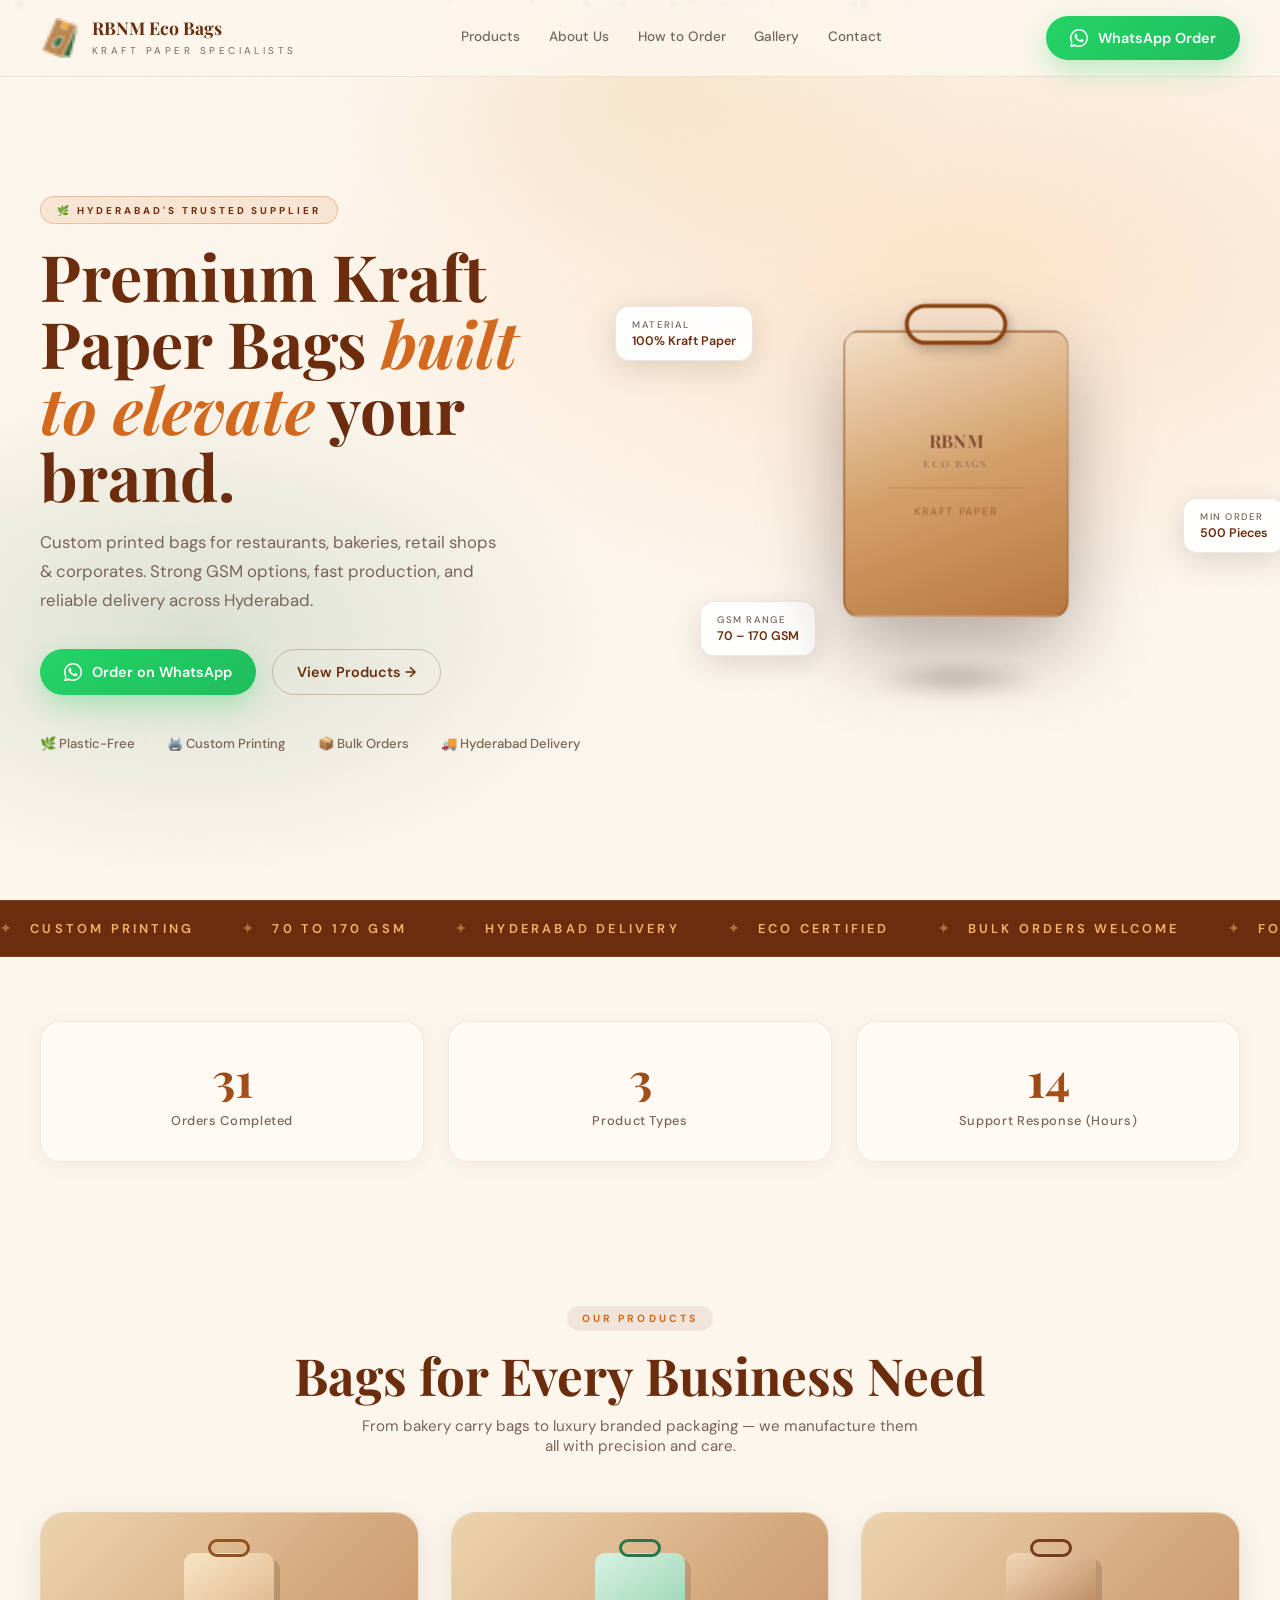
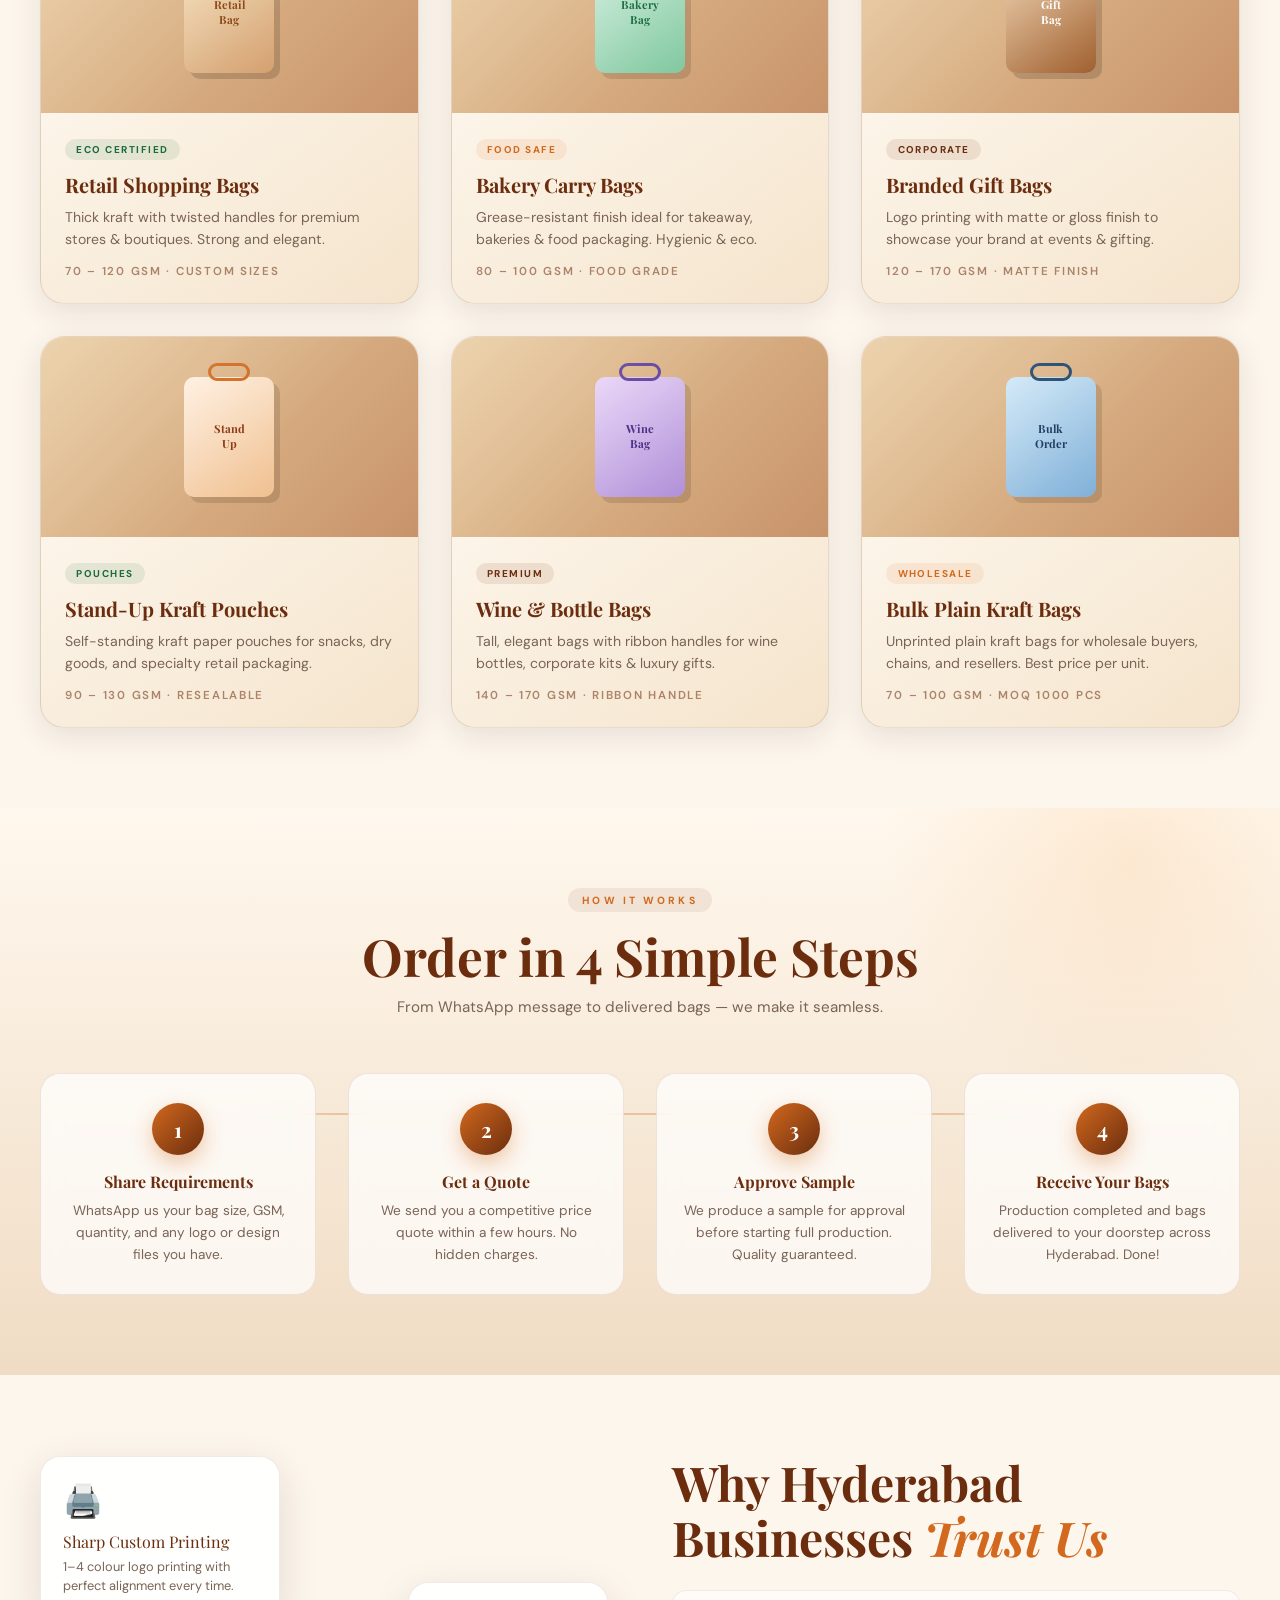
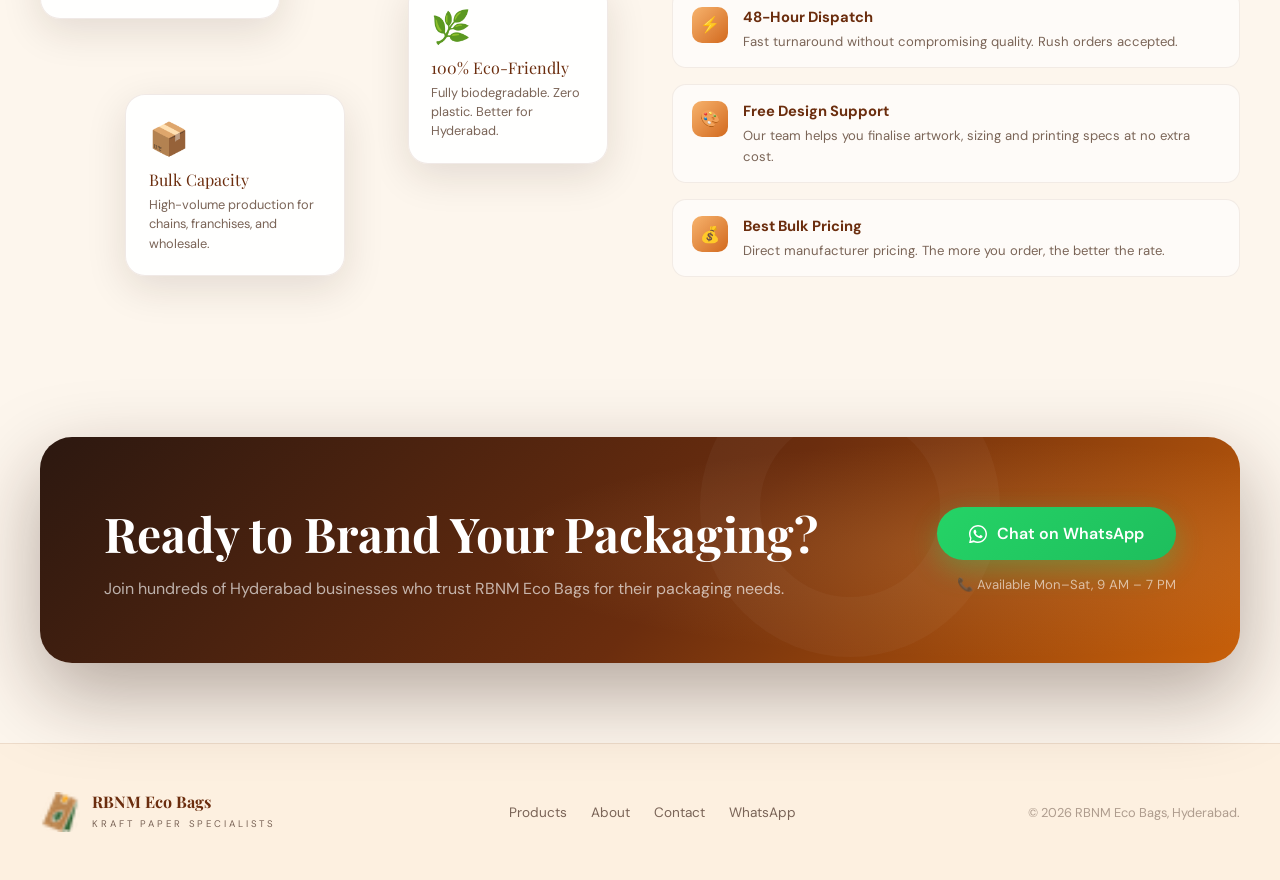
<file: rbnmecobags/index.html>
<!DOCTYPE html>
<html lang="en">
<head>
  <meta charset="utf-8" />
  <meta name="viewport" content="width=device-width, initial-scale=1" />
  <title>RBNM Eco Bags — Premium Kraft Paper Bags Hyderabad</title>
  <meta name="description" content="Custom printed kraft paper bags for restaurants, bakeries, retail shops & corporates in Hyderabad. Bulk orders welcome. Eco-friendly & plastic-free packaging." />
  <link rel="icon" href="favicon.ico" type="image/x-icon" />
  <link rel="preconnect" href="https://fonts.googleapis.com" />
  <link rel="preconnect" href="https://fonts.gstatic.com" crossorigin />
  <link href="https://fonts.googleapis.com/css2?family=Playfair+Display:ital,wght@0,500;0,700;0,900;1,700&family=DM+Sans:wght@300;400;500;600&display=swap" rel="stylesheet" />
  <style>
    :root {
      --bg: #fdf6ed;
      --kraft: #6b2d0e;
      --amber: #d2691e;
      --amber-glow: #f7b36d;
      --forest: #1a6b3c;
      --ink: #2b1a12;
      --muted: #7a6457;
      --white: #ffffff;
      --card: #fffaf3;
      --gold: #c8860a;
      --max: 1200px;
    }

    *, *::before, *::after { box-sizing: border-box; margin: 0; padding: 0; }

    html { scroll-behavior: smooth; }

    body {
      font-family: "DM Sans", sans-serif;
      color: var(--ink);
      background: var(--bg);
      overflow-x: hidden;
    }


    /* ── NOISE TEXTURE OVERLAY ── */
    body::before {
      content: "";
      position: fixed; inset: 0;
      background-image: url("data:image/svg+xml,%3Csvg viewBox='0 0 200 200' xmlns='http://www.w3.org/2000/svg'%3E%3Cfilter id='n'%3E%3CfeTurbulence type='fractalNoise' baseFrequency='.9' numOctaves='4' stitchTiles='stitch'/%3E%3C/filter%3E%3Crect width='100%25' height='100%25' filter='url(%23n)' opacity='.03'/%3E%3C/svg%3E");
      opacity: .4; z-index: 0; pointer-events: none;
    }

    a { color: inherit; text-decoration: none; }
    img { max-width: 100%; display: block; }
    .container { width: min(100% - 2rem, var(--max)); margin: 0 auto; }

    /* ── HEADER ── */
    header {
      position: fixed; top: 0; left: 0; right: 0; z-index: 100;
      padding: 1rem 0;
      background: rgba(253,246,237,.85);
      backdrop-filter: blur(20px);
      border-bottom: 1px solid rgba(107,45,14,.1);
      transition: box-shadow .3s;
    }
    header.scrolled { box-shadow: 0 8px 40px rgba(43,26,18,.12); }
    .nav { display: flex; align-items: center; justify-content: space-between; gap: 1rem; }
    .brand { display: flex; align-items: center; gap: .75rem; }
    .brand img { width: 40px; height: 40px; border-radius: 12px; }
    .brand h1 { font-family: "Playfair Display", serif; font-size: 1.1rem; color: var(--kraft); line-height: 1.2; }
    .brand span { font-size: .62rem; letter-spacing: .35em; text-transform: uppercase; color: var(--muted); }
    .nav-links { display: flex; align-items: center; gap: 1.8rem; font-size: .85rem; font-weight: 500; color: rgba(43,26,18,.65); }
    .nav-links a { position: relative; padding-bottom: 2px; }
    .nav-links a::after { content: ""; position: absolute; left: 0; bottom: -2px; width: 0; height: 1.5px; background: var(--amber); transition: width .3s; }
    .nav-links a:hover::after { width: 100%; }
    .nav-links a:hover { color: var(--amber); }
    .btn {
      display: inline-flex; align-items: center; gap: .6rem;
      padding: .8rem 1.5rem; border-radius: 999px;
      font-weight: 600; font-size: .9rem;
      transition: transform .2s, box-shadow .2s; border: 0;
    }
    .btn-primary {
      background: linear-gradient(135deg, #25d366, #1ebe5d);
      color: #fff; box-shadow: 0 10px 28px rgba(37,211,102,.32);
    }
    .btn-primary:hover { transform: translateY(-3px) scale(1.02); box-shadow: 0 18px 40px rgba(37,211,102,.42); }
    .menu-btn { display: none; background: none; border: none; padding: .4rem; }
    .menu-btn span { display: block; width: 26px; height: 2px; background: var(--kraft); margin: 5px 0; transition: .3s; }

    /* ── HERO ── */
    .hero {
      min-height: 100vh; display: grid; place-items: center;
      padding: 8rem 0 5rem; position: relative; overflow: hidden;
    }
    .hero-bg {
      position: absolute; inset: 0; z-index: -1;
      background:
        radial-gradient(ellipse 80% 60% at 75% 30%, rgba(247,179,109,.28) 0%, transparent 65%),
        radial-gradient(ellipse 60% 50% at 15% 70%, rgba(26,107,60,.15) 0%, transparent 55%),
        radial-gradient(ellipse 50% 40% at 50% 10%, rgba(200,134,10,.1) 0%, transparent 50%),
        var(--bg);
    }

    /* Floating particles */
    .particles { position: absolute; inset: 0; z-index: -1; overflow: hidden; }
    .particle {
      position: absolute; border-radius: 50%;
      animation: float linear infinite;
      opacity: .4;
    }

    @keyframes float {
      0% { transform: translateY(100vh) rotate(0deg); opacity: 0; }
      10% { opacity: .4; }
      90% { opacity: .4; }
      100% { transform: translateY(-10vh) rotate(720deg); opacity: 0; }
    }

    .hero-grid {
      display: grid;
      grid-template-columns: 1fr 1fr;
      gap: 4rem; align-items: center;
    }

    .hero-content { position: relative; z-index: 1; }
    .hero-content .pill {
      display: inline-flex; align-items: center; gap: .4rem;
      padding: .4rem 1rem; border-radius: 999px;
      background: rgba(210,105,30,.12); border: 1px solid rgba(210,105,30,.3);
      color: var(--kraft); font-size: .62rem; font-weight: 700;
      letter-spacing: .3em; text-transform: uppercase;
      animation: slideInLeft .8s ease both;
    }
    .hero-content h2 {
      font-family: "Playfair Display", serif;
      font-size: clamp(2.8rem, 5vw, 5rem);
      line-height: 1.04; color: var(--kraft);
      margin: 1.2rem 0;
      animation: slideInLeft .8s .15s ease both;
    }
    .hero-content h2 em { font-style: italic; color: var(--amber); }
    .hero-content p {
      color: var(--muted); font-size: 1.05rem; max-width: 460px; line-height: 1.7;
      animation: slideInLeft .8s .25s ease both;
    }
    .hero-actions {
      display: flex; flex-wrap: wrap; gap: 1rem; margin-top: 2.2rem;
      animation: slideInLeft .8s .35s ease both;
    }
    .btn-ghost-dark {
      background: transparent; border: 1.5px solid rgba(107,45,14,.25);
      color: var(--kraft); border-radius: 999px;
      padding: .8rem 1.5rem; font-weight: 600; font-size: .9rem;
      transition: .2s;
      display: inline-flex; align-items: center; gap: .5rem;
    }
    .btn-ghost-dark:hover { background: rgba(107,45,14,.06); transform: translateY(-2px); }
    .trust-row {
      display: flex; flex-wrap: wrap; gap: 1rem 2rem;
      margin-top: 2.5rem; font-size: .82rem; color: var(--muted); font-weight: 500;
      animation: slideInLeft .8s .45s ease both;
    }
    .trust-row span { display: inline-flex; align-items: center; gap: .45rem; }

    @keyframes slideInLeft {
      from { opacity: 0; transform: translateX(-30px); }
      to { opacity: 1; transform: translateX(0); }
    }

    /* ── 3D BAG SHOWCASE ── */
    .bag-showcase {
      position: relative;
      perspective: 1200px;
      animation: fadeInRight .9s .2s ease both;
    }

    @keyframes fadeInRight {
      from { opacity: 0; transform: translateX(40px); }
      to { opacity: 1; transform: translateX(0); }
    }

    .bag-scene {
      width: 100%; height: 480px;
      position: relative; transform-style: preserve-3d;
    }

    /* The 3D floating bag shape */
    .bag-3d {
      position: absolute; left: 50%; top: 50%;
      transform: translate(-50%, -50%);
      width: 220px; height: 280px;
      transform-style: preserve-3d;
      animation: bagRotate 8s ease-in-out infinite;
    }

    @keyframes bagRotate {
      0%   { transform: translate(-50%,-50%) rotateY(-15deg) rotateX(5deg); }
      25%  { transform: translate(-50%,-50%) rotateY(5deg) rotateX(-5deg); }
      50%  { transform: translate(-50%,-50%) rotateY(15deg) rotateX(5deg); }
      75%  { transform: translate(-50%,-50%) rotateY(-5deg) rotateX(-3deg); }
      100% { transform: translate(-50%,-50%) rotateY(-15deg) rotateX(5deg); }
    }

    .bag-face {
      position: absolute; border-radius: 16px;
      backface-visibility: hidden;
    }
    .bag-front {
      width: 220px; height: 280px;
      background: linear-gradient(160deg, #f3dfc7 0%, #d4a06a 50%, #b87840 100%);
      border: 2px solid rgba(107,45,14,.3);
      box-shadow: 0 30px 80px rgba(43,18,9,.35), inset 0 1px 0 rgba(255,255,255,.4);
      transform: translateZ(30px);
      display: flex; flex-direction: column;
      align-items: center; justify-content: center; gap: 1rem;
      padding: 1.5rem;
    }
    .bag-back {
      width: 220px; height: 280px;
      background: linear-gradient(160deg, #c4946a 0%, #a06030 100%);
      border: 2px solid rgba(107,45,14,.3);
      transform: translateZ(-30px) rotateY(180deg);
    }
    .bag-left {
      width: 60px; height: 280px;
      background: linear-gradient(180deg, #c8966a 0%, #986040 100%);
      transform: rotateY(-90deg) translateZ(30px);
      border-radius: 16px 0 0 16px;
    }
    .bag-right {
      width: 60px; height: 280px;
      background: linear-gradient(180deg, #b87840 0%, #885030 100%);
      left: 160px;
      transform: rotateY(90deg) translateZ(190px);
      border-radius: 0 16px 16px 0;
    }
    .bag-bottom {
      width: 220px; height: 60px;
      background: linear-gradient(90deg, #a06030 0%, #c88050 100%);
      top: 220px;
      transform: rotateX(-90deg) translateZ(30px);
      border-radius: 0 0 16px 16px;
    }

    /* Handle */
    .bag-handle {
      position: absolute; left: 50%; top: -28px;
      transform: translateX(-50%) translateZ(32px);
      width: 100px; height: 40px;
      border: 4px solid #8b4513;
      border-radius: 999px;
      background: transparent;
      box-shadow: 2px 4px 12px rgba(43,18,9,.3);
    }

    /* Logo on bag */
    .bag-logo {
      font-family: "Playfair Display", serif;
      font-size: 1.1rem; font-weight: 700;
      color: rgba(107,45,14,.8);
      text-align: center; line-height: 1.3;
      text-shadow: 0 1px 0 rgba(255,255,255,.4);
    }
    .bag-logo span { font-size: .6rem; letter-spacing: .2em; text-transform: uppercase; color: rgba(107,45,14,.5); display: block; margin-top: 4px; }
    .bag-lines { width: 80%; height: 1px; background: rgba(107,45,14,.2); }
    .bag-tagline { font-size: .65rem; color: rgba(107,45,14,.5); letter-spacing: .15em; text-transform: uppercase; }

    /* Shadow under bag */
    .bag-shadow {
      position: absolute; left: 50%; bottom: 20px;
      transform: translateX(-50%);
      width: 180px; height: 30px;
      background: radial-gradient(ellipse, rgba(43,18,9,.3) 0%, transparent 70%);
      animation: shadowPulse 8s ease-in-out infinite;
      filter: blur(8px);
    }
    @keyframes shadowPulse {
      0%, 100% { transform: translateX(-50%) scaleX(1); opacity: .8; }
      50% { transform: translateX(-50%) scaleX(.7); opacity: .4; }
    }

    /* Floating info badges */
    .badge-float {
      position: absolute;
      background: rgba(255,255,255,.95);
      border: 1px solid rgba(107,45,14,.12);
      border-radius: 14px; padding: .7rem 1rem;
      box-shadow: 0 8px 30px rgba(43,26,18,.14);
      font-size: .78rem; font-weight: 600;
      color: var(--kraft);
      animation: badgeFloat 4s ease-in-out infinite;
      white-space: nowrap;
    }
    .badge-float .label { font-size: .6rem; font-weight: 500; color: var(--muted); text-transform: uppercase; letter-spacing: .15em; display: block; margin-bottom: 2px; }
    .badge-float.b1 { top: 15%; left: -10%; animation-delay: 0s; }
    .badge-float.b2 { top: 55%; right: -8%; animation-delay: 1.5s; }
    .badge-float.b3 { bottom: 12%; left: 5%; animation-delay: .8s; }

    @keyframes badgeFloat {
      0%, 100% { transform: translateY(0px); }
      50% { transform: translateY(-10px); }
    }

    /* ── MARQUEE ── */
    .marquee-wrap {
      overflow: hidden; padding: 1.2rem 0;
      background: var(--kraft); color: var(--amber-glow);
      border-top: 1px solid rgba(247,179,109,.15);
      border-bottom: 1px solid rgba(247,179,109,.15);
    }
    .marquee-track {
      display: flex; gap: 3rem;
      animation: marqueeScroll 22s linear infinite;
      width: max-content;
    }
    .marquee-track span {
      font-size: .8rem; font-weight: 600; letter-spacing: .25em;
      text-transform: uppercase; white-space: nowrap;
      display: flex; align-items: center; gap: 1rem;
    }
    .marquee-track span::before { content: "✦"; opacity: .5; }
    @keyframes marqueeScroll {
      0% { transform: translateX(0); }
      100% { transform: translateX(-50%); }
    }

    /* ── STATS BAR ── */
    .stats-section { padding: 4rem 0; }
    .stats-grid {
      display: grid; grid-template-columns: repeat(auto-fit, minmax(220px, 1fr)); gap: 1.5rem;
    }
    .stat-card {
      background: var(--card);
      border-radius: 20px; padding: 2rem 1.5rem;
      border: 1px solid rgba(107,45,14,.08);
      box-shadow: 0 4px 20px rgba(43,26,18,.06);
      text-align: center;
      transform-style: preserve-3d;
      transition: transform .4s cubic-bezier(.23,1.12,.43,1), box-shadow .4s;
      position: relative; overflow: hidden;
    }
    .stat-card::before {
      content: ""; position: absolute; inset: 0;
      background: linear-gradient(135deg, rgba(247,179,109,.08) 0%, transparent 60%);
      opacity: 0; transition: opacity .3s;
    }
    .stat-card:hover::before { opacity: 1; }
    .stat-card:hover {
      transform: translateY(-12px) rotateX(6deg) rotateY(-4deg) scale(1.02);
      box-shadow: 0 25px 60px rgba(43,26,18,.18), 0 0 0 1px rgba(210,105,30,.15);
    }
    .stat-num {
      font-family: "Playfair Display", serif;
      font-size: 3rem; font-weight: 700;
      background: linear-gradient(135deg, var(--kraft), var(--amber));
      -webkit-background-clip: text; -webkit-text-fill-color: transparent;
      background-clip: text; line-height: 1;
    }
    .stat-label { font-size: .8rem; color: var(--muted); margin-top: .6rem; font-weight: 500; letter-spacing: .05em; }

    /* ── PRODUCTS 3D SECTION ── */
    .products-section { padding: 5rem 0; }
    .section-header { text-align: center; margin-bottom: 3.5rem; }
    .section-header .tag {
      display: inline-block; padding: .35rem .9rem;
      border-radius: 999px; background: rgba(107,45,14,.08);
      color: var(--amber); font-size: .65rem; font-weight: 700;
      letter-spacing: .3em; text-transform: uppercase; margin-bottom: 1rem;
    }
    .section-header h2 {
      font-family: "Playfair Display", serif;
      font-size: clamp(2rem, 4vw, 3.2rem);
      color: var(--kraft); line-height: 1.1;
    }
    .section-header p { color: var(--muted); max-width: 560px; margin: .8rem auto 0; font-size: .95rem; }

    .products-grid {
      display: grid; grid-template-columns: repeat(3,1fr); gap: 2rem;
      perspective: 1000px;
    }

    .product-card {
      border-radius: 24px;
      background: linear-gradient(145deg, #fffcf6, #f5e4cc);
      border: 1px solid rgba(107,45,14,.14);
      box-shadow: 0 8px 30px rgba(43,26,18,.1);
      padding: 0; overflow: hidden;
      transform-style: preserve-3d;
      transition: transform .5s cubic-bezier(.23,1.12,.43,1), box-shadow .5s;
    }
    .product-card:hover {
      transform: translateY(-16px) rotateX(6deg) rotateY(-5deg);
      box-shadow: 0 32px 80px rgba(43,26,18,.22), 20px 20px 0px rgba(107,45,14,.06);
    }

    .product-thumb {
      height: 200px; position: relative; overflow: hidden;
      background: linear-gradient(135deg, #e8c99a, #c8936a);
      display: flex; align-items: center; justify-content: center;
    }
    /* 3D bag illustration inside product card */
    .mini-bag {
      width: 90px; height: 120px;
      position: relative; transform-style: preserve-3d;
      animation: miniBagFloat 4s ease-in-out infinite;
    }
    @keyframes miniBagFloat {
      0%, 100% { transform: translateY(0) rotateY(-10deg); }
      50% { transform: translateY(-12px) rotateY(10deg); }
    }
    .mini-bag-body {
      width: 90px; height: 120px;
      border-radius: 10px; position: absolute;
      display: flex; align-items: center; justify-content: center;
      flex-direction: column; gap: 6px;
    }
    .mini-bag-handle {
      width: 42px; height: 18px;
      border: 3px solid; border-radius: 999px;
      position: absolute; top: -14px; left: 50%;
      transform: translateX(-50%);
    }
    .mini-bag-text {
      font-family: "Playfair Display", serif;
      font-size: .7rem; font-weight: 700; text-align: center;
      line-height: 1.3;
    }

    .product-card:nth-child(1) .mini-bag-body { background: linear-gradient(145deg,#f7e3c0,#d4a070); box-shadow: 6px 6px 0 rgba(0,0,0,.15); }
    .product-card:nth-child(1) .mini-bag-handle { border-color: #8b4513; }
    .product-card:nth-child(1) .mini-bag-text { color: #8b4513; }
    .product-card:nth-child(2) .mini-bag-body { background: linear-gradient(145deg,#d4f0e0,#80c8a0); box-shadow: 6px 6px 0 rgba(0,0,0,.12); }
    .product-card:nth-child(2) .mini-bag-handle { border-color: #1a6b3c; }
    .product-card:nth-child(2) .mini-bag-text { color: #1a6b3c; }
    .product-card:nth-child(3) .mini-bag-body { background: linear-gradient(145deg,#f0d4b0,#a06030); box-shadow: 6px 6px 0 rgba(0,0,0,.15); }
    .product-card:nth-child(3) .mini-bag-handle { border-color: #6b2d0e; }
    .product-card:nth-child(3) .mini-bag-text { color: #fff; }
    .product-card:nth-child(4) .mini-bag-body { background: linear-gradient(145deg,#fff0e0,#f0c090); box-shadow: 6px 6px 0 rgba(0,0,0,.12); }
    .product-card:nth-child(4) .mini-bag-handle { border-color: #d2691e; }
    .product-card:nth-child(4) .mini-bag-text { color: #8b3510; }
    .product-card:nth-child(5) .mini-bag-body { background: linear-gradient(145deg,#e8d4f8,#b090d8); box-shadow: 6px 6px 0 rgba(0,0,0,.12); }
    .product-card:nth-child(5) .mini-bag-handle { border-color: #6040a0; }
    .product-card:nth-child(5) .mini-bag-text { color: #4a2880; }
    .product-card:nth-child(6) .mini-bag-body { background: linear-gradient(145deg,#d0e8f8,#80b0d8); box-shadow: 6px 6px 0 rgba(0,0,0,.12); }
    .product-card:nth-child(6) .mini-bag-handle { border-color: #204870; }
    .product-card:nth-child(6) .mini-bag-text { color: #1a3a5c; }

    .product-thumb .shine {
      position: absolute; inset: 0;
      background: linear-gradient(135deg, rgba(255,255,255,.2) 0%, transparent 60%);
      transition: opacity .3s;
    }
    .product-card:hover .shine { opacity: 0; }

    .product-info { padding: 1.5rem; }
    .product-badge {
      display: inline-block; padding: .25rem .7rem;
      border-radius: 999px; font-size: .62rem; font-weight: 700;
      letter-spacing: .15em; text-transform: uppercase; margin-bottom: .7rem;
    }
    .product-badge.eco { background: rgba(26,107,60,.1); color: var(--forest); }
    .product-badge.food { background: rgba(210,105,30,.1); color: var(--amber); }
    .product-badge.corp { background: rgba(107,45,14,.1); color: var(--kraft); }
    .product-info h3 {
      font-family: "Playfair Display", serif;
      font-size: 1.25rem; color: var(--kraft); margin-bottom: .5rem;
    }
    .product-info p { font-size: .88rem; color: var(--muted); line-height: 1.6; }
    .product-gsm {
      margin-top: .8rem; font-size: .72rem; font-weight: 600;
      color: rgba(107,45,14,.55); letter-spacing: .15em; text-transform: uppercase;
    }

    /* ── PROCESS SECTION ── */
    .process-section {
      padding: 5rem 0;
      background: linear-gradient(180deg, #fff8ee, #f0dcc4);
      position: relative; overflow: hidden;
    }
    .process-section::before {
      content: ""; position: absolute;
      width: 500px; height: 500px; border-radius: 50%;
      background: radial-gradient(circle, rgba(247,179,109,.2) 0%, transparent 70%);
      top: -200px; right: -100px;
    }
    .steps-grid {
      display: grid; grid-template-columns: repeat(4,1fr);
      gap: 2rem; position: relative;
    }
    .steps-grid::before {
      content: ""; position: absolute;
      top: 40px; left: 8%; right: 8%; height: 2px;
      background: linear-gradient(90deg, transparent, rgba(210,105,30,.3) 20%, rgba(210,105,30,.3) 80%, transparent);
      z-index: 0;
    }
    .step-card {
      background: rgba(255,255,255,.7); border-radius: 20px;
      padding: 1.8rem 1.5rem; text-align: center;
      border: 1px solid rgba(107,45,14,.1);
      backdrop-filter: blur(10px);
      position: relative; z-index: 1;
      transform-style: preserve-3d;
      transition: transform .4s cubic-bezier(.23,1.12,.43,1), box-shadow .4s;
    }
    .step-card:hover {
      transform: translateY(-14px) rotateX(8deg);
      box-shadow: 0 24px 60px rgba(43,26,18,.16);
    }
    .step-num {
      width: 52px; height: 52px; border-radius: 50%;
      background: linear-gradient(135deg, var(--amber), var(--kraft));
      color: #fff; font-family: "Playfair Display", serif;
      font-size: 1.3rem; font-weight: 700;
      display: flex; align-items: center; justify-content: center;
      margin: 0 auto 1rem; box-shadow: 0 8px 20px rgba(210,105,30,.35);
    }
    .step-card h3 { font-family: "Playfair Display", serif; font-size: 1rem; color: var(--kraft); margin-bottom: .5rem; }
    .step-card p { font-size: .85rem; color: var(--muted); line-height: 1.6; }

    /* ── WHY US ── */
    .why-section { padding: 5rem 0; }
    .why-grid {
      display: grid; grid-template-columns: 1fr 1fr; gap: 4rem; align-items: center;
    }
    .why-visual {
      position: relative; height: 420px;
      perspective: 800px;
    }
    .floating-card-3d {
      position: absolute; border-radius: 20px; padding: 1.4rem;
      background: rgba(255,255,255,.95);
      border: 1px solid rgba(107,45,14,.1);
      box-shadow: 0 12px 40px rgba(43,26,18,.12);
      transform-style: preserve-3d;
      transition: transform .4s;
    }
    .floating-card-3d:hover { transform: rotateY(-8deg) rotateX(6deg) scale(1.04); }
    .fc1 { width: 240px; top: 0; left: 0; animation: floatCard1 6s ease-in-out infinite; }
    .fc2 { width: 200px; top: 30%; right: 0; animation: floatCard2 7s ease-in-out infinite; }
    .fc3 { width: 220px; bottom: 0; left: 15%; animation: floatCard3 5s ease-in-out infinite; }
    @keyframes floatCard1 { 0%,100%{transform: translateY(0) rotateY(-5deg);} 50%{transform:translateY(-14px) rotateY(5deg);} }
    @keyframes floatCard2 { 0%,100%{transform: translateY(-8px) rotateX(4deg);} 50%{transform:translateY(8px) rotateX(-4deg);} }
    @keyframes floatCard3 { 0%,100%{transform: translateY(4px) rotateY(6deg);} 50%{transform:translateY(-10px) rotateY(-6deg);} }
    .fc-icon { font-size: 2rem; margin-bottom: .6rem; }
    .fc-title { font-family: "Playfair Display", serif; font-size: 1rem; color: var(--kraft); margin-bottom: .3rem; }
    .fc-desc { font-size: .8rem; color: var(--muted); line-height: 1.5; }

    .why-content h2 { font-family: "Playfair Display", serif; font-size: clamp(2rem,4vw,3rem); color: var(--kraft); line-height: 1.15; margin-bottom: 1.5rem; }
    .why-content h2 em { font-style: italic; color: var(--amber); }
    .benefit-list { list-style: none; display: grid; gap: 1rem; }
    .benefit-list li {
      display: flex; align-items: flex-start; gap: .9rem;
      padding: 1rem 1.2rem; border-radius: 14px;
      background: rgba(255,255,255,.6); border: 1px solid rgba(107,45,14,.08);
      transition: transform .3s, box-shadow .3s;
    }
    .benefit-list li:hover { transform: translateX(6px); box-shadow: 0 6px 20px rgba(43,26,18,.1); }
    .benefit-icon { width: 36px; height: 36px; border-radius: 10px; background: linear-gradient(135deg,var(--amber-glow),var(--amber)); display: flex; align-items: center; justify-content: center; font-size: 1rem; flex-shrink: 0; }
    .benefit-text strong { display: block; font-size: .92rem; color: var(--kraft); margin-bottom: .2rem; }
    .benefit-text span { font-size: .82rem; color: var(--muted); }

    /* ── CTA SECTION ── */
    .cta-section { padding: 5rem 0; }
    .cta-block {
      border-radius: 32px; overflow: hidden; position: relative;
      background: linear-gradient(135deg, #2c1810, #6b2d0e 55%, #c8600a 100%);
      padding: 4rem; display: grid;
      grid-template-columns: 1fr auto; gap: 3rem; align-items: center;
      box-shadow: 0 30px 80px rgba(43,18,9,.35);
    }
    .cta-block::before {
      content: ""; position: absolute; inset: 0;
      background: radial-gradient(ellipse 70% 80% at 80% 50%, rgba(247,179,109,.2) 0%, transparent 60%);
    }
    .cta-block::after {
      content: ""; position: absolute;
      width: 300px; height: 300px; border-radius: 50%;
      border: 60px solid rgba(255,255,255,.03);
      top: -80px; right: 20%;
    }
    .cta-content { position: relative; z-index: 1; }
    .cta-content h2 { font-family: "Playfair Display", serif; font-size: clamp(2rem,4vw,3rem); color: #fff; margin-bottom: .8rem; }
    .cta-content p { color: rgba(255,255,255,.65); font-size: 1rem; }
    .cta-actions { position: relative; z-index: 1; display: flex; flex-direction: column; gap: 1rem; align-items: flex-end; }
    .cta-actions .btn-primary { background: linear-gradient(135deg,#25d366,#1ebe5d); font-size: 1rem; padding: 1rem 2rem; }
    .cta-phone { color: rgba(255,255,255,.6); font-size: .82rem; text-align: right; }

    /* ── FOOTER ── */
    footer {
      padding: 3rem 0; border-top: 1px solid rgba(107,45,14,.1);
      background: #fdf0e0;
    }
    .footer-inner {
      display: flex; flex-wrap: wrap; gap: 1.5rem 3rem;
      align-items: center; justify-content: space-between;
    }
    .footer-links { display: flex; gap: 1.5rem; font-size: .85rem; color: var(--muted); }
    .footer-links a:hover { color: var(--amber); }
    .footer-copy { font-size: .8rem; color: rgba(122,100,87,.6); }

    /* ── MOBILE ── */
    .mobile-menu {
      display: none; flex-direction: column; gap: .8rem;
      padding: 1rem; background: rgba(253,246,237,.98);
      border: 1px solid rgba(107,45,14,.1); border-radius: 16px; margin-top: .5rem;
    }
    .mobile-menu.show { display: flex; }

    @media (max-width: 1000px) {
      .hero-grid { grid-template-columns: 1fr; gap: 3rem; }
      .bag-showcase { display: flex; justify-content: center; }
      .bag-scene { height: 360px; width: 100%; max-width: 500px; }
      .products-grid { grid-template-columns: repeat(2,1fr); }
      .steps-grid { grid-template-columns: repeat(2,1fr); }
      .steps-grid::before { display: none; }
      .why-grid { grid-template-columns: 1fr; }
      .why-visual { height: 300px; }
      .stats-grid { grid-template-columns: repeat(2,1fr); }
    }
    @media (max-width: 720px) {
      .products-grid { grid-template-columns: 1fr; }
      .cta-block { grid-template-columns: 1fr; }
      .cta-actions { align-items: flex-start; }
      .nav-links { display: none; }
      .menu-btn { display: block; }
      .badge-float.b1, .badge-float.b2 { display: none; }
      .stats-grid { grid-template-columns: repeat(2,1fr); }
    }
    @media (max-width: 480px) {
      .steps-grid { grid-template-columns: 1fr; }
      .stats-grid { grid-template-columns: 1fr 1fr; }
    }

    /* ── SCROLL REVEAL ── */
    .reveal {
      opacity: 0; transform: translateY(30px);
      transition: opacity .7s ease, transform .7s ease;
    }
    .reveal.visible { opacity: 1; transform: translateY(0); }
    .reveal-delay-1 { transition-delay: .1s; }
    .reveal-delay-2 { transition-delay: .2s; }
    .reveal-delay-3 { transition-delay: .3s; }
    .reveal-delay-4 { transition-delay: .4s; }
  </style>
</head>
<body>

  <!-- Header -->
  <header id="header">
    <div class="container nav">
      <a class="brand" href="index.html">
        <img src="favicon.ico" alt="RBNM Eco Bags" />
        <div>
          <h1>RBNM Eco Bags</h1>
          <span>Kraft Paper Specialists</span>
        </div>
      </a>
      <nav class="nav-links">
        <a href="products.html">Products</a>
        <a href="about-us.html">About Us</a>
        <a href="process.html">How to Order</a>
        <a href="gallery.html">Gallery</a>
        <a href="contact.html">Contact</a>
      </nav>
      <a class="btn btn-primary" href="https://wa.me/919876543210?text=Hi%20RBNM%20Eco%20Bags!%20I%20am%20interested%20in%20ordering%20kraft%20paper%20bags." target="_blank" rel="noopener">
        <svg width="18" height="18" viewBox="0 0 24 24" fill="currentColor"><path d="M17.472 14.382c-.297-.149-1.758-.867-2.03-.967-.273-.099-.471-.148-.67.15-.197.297-.767.966-.94 1.164-.173.199-.347.223-.644.075-.297-.15-1.255-.463-2.39-1.475-.883-.788-1.48-1.761-1.653-2.059-.173-.297-.018-.458.13-.606.134-.133.298-.347.446-.52.149-.174.198-.298.298-.497.099-.198.05-.371-.025-.52-.075-.149-.669-1.612-.916-2.207-.242-.579-.487-.5-.669-.51-.173-.008-.371-.01-.57-.01-.198 0-.52.074-.792.372-.272.297-1.04 1.016-1.04 2.479 0 1.462 1.065 2.875 1.213 3.074.149.198 2.096 3.2 5.077 4.487.709.306 1.262.489 1.694.625.712.227 1.36.195 1.871.118.571-.085 1.758-.719 2.006-1.413.248-.694.248-1.289.173-1.413-.074-.124-.272-.198-.57-.347z"/><path d="M12 0C5.373 0 0 5.373 0 12c0 2.127.558 4.122 1.532 5.851L.073 23.927c-.077.307.204.587.511.511l6.076-1.459A11.934 11.934 0 0012 24c6.627 0 12-5.373 12-12S18.627 0 12 0zm0 22c-1.918 0-3.72-.517-5.27-1.418l-.377-.222-3.913.94.94-3.914-.222-.377A9.944 9.944 0 012 12C2 6.477 6.477 2 12 2s10 4.477 10 10-4.477 10-10 10z"/></svg>
        WhatsApp Order
      </a>
      <button class="menu-btn" id="menuBtn">
        <span></span><span></span><span></span>
      </button>
    </div>
    <div class="container mobile-menu" id="mobileMenu">
      <a href="products.html">Products</a>
      <a href="about-us.html">About Us</a>
      <a href="process.html">How to Order</a>
      <a href="gallery.html">Gallery</a>
      <a href="contact.html">Contact</a>
    </div>
  </header>

  <main>

    <!-- ── HERO ── -->
    <section class="hero">
      <div class="hero-bg"></div>
      <div class="particles" id="particles"></div>
      <div class="container hero-grid">

        <!-- Left: Content -->
        <div class="hero-content">
          <span class="pill">🌿 Hyderabad's Trusted Supplier</span>
          <h2>Premium Kraft<br />Paper Bags <em>built<br />to elevate</em> your brand.</h2>
          <p>Custom printed bags for restaurants, bakeries, retail shops & corporates. Strong GSM options, fast production, and reliable delivery across Hyderabad.</p>
          <div class="hero-actions">
            <a class="btn btn-primary" href="https://wa.me/919876543210?text=Hi%20RBNM%20Eco%20Bags!%20I%20want%20to%20order%20premium%20kraft%20paper%20bags.%20Please%20share%20your%20catalogue." target="_blank" rel="noopener">
              <svg width="18" height="18" viewBox="0 0 24 24" fill="currentColor"><path d="M17.472 14.382c-.297-.149-1.758-.867-2.03-.967-.273-.099-.471-.148-.67.15-.197.297-.767.966-.94 1.164-.173.199-.347.223-.644.075-.297-.15-1.255-.463-2.39-1.475-.883-.788-1.48-1.761-1.653-2.059-.173-.297-.018-.458.13-.606.134-.133.298-.347.446-.52.149-.174.198-.298.298-.497.099-.198.05-.371-.025-.52-.075-.149-.669-1.612-.916-2.207-.242-.579-.487-.5-.669-.51-.173-.008-.371-.01-.57-.01-.198 0-.52.074-.792.372-.272.297-1.04 1.016-1.04 2.479 0 1.462 1.065 2.875 1.213 3.074.149.198 2.096 3.2 5.077 4.487.709.306 1.262.489 1.694.625.712.227 1.36.195 1.871.118.571-.085 1.758-.719 2.006-1.413.248-.694.248-1.289.173-1.413-.074-.124-.272-.198-.57-.347z"/><path d="M12 0C5.373 0 0 5.373 0 12c0 2.127.558 4.122 1.532 5.851L.073 23.927c-.077.307.204.587.511.511l6.076-1.459A11.934 11.934 0 0012 24c6.627 0 12-5.373 12-12S18.627 0 12 0zm0 22c-1.918 0-3.72-.517-5.27-1.418l-.377-.222-3.913.94.94-3.914-.222-.377A9.944 9.944 0 012 12C2 6.477 6.477 2 12 2s10 4.477 10 10-4.477 10-10 10z"/></svg>
              Order on WhatsApp
            </a>
            <a class="btn-ghost-dark" href="products.html">View Products →</a>
          </div>
          <div class="trust-row">
            <span>🌿 Plastic-Free</span>
            <span>🖨️ Custom Printing</span>
            <span>📦 Bulk Orders</span>
            <span>🚚 Hyderabad Delivery</span>
          </div>
        </div>

        <!-- Right: 3D Bag -->
        <div class="bag-showcase">
          <!-- Floating info badges -->
          <div class="badge-float b1">
            <span class="label">Material</span>
            100% Kraft Paper
          </div>
          <div class="badge-float b2">
            <span class="label">Min Order</span>
            500 Pieces
          </div>
          <div class="badge-float b3">
            <span class="label">GSM Range</span>
            70 – 170 GSM
          </div>

          <div class="bag-scene">
            <div class="bag-3d" id="heroBag">
              <!-- 3D Bag Faces -->
              <div class="bag-face bag-front">
                <div class="bag-handle"></div>
                <div class="bag-logo">
                  RBNM
                  <span>Eco Bags</span>
                </div>
                <div class="bag-lines"></div>
                <div class="bag-tagline">Kraft Paper</div>
              </div>
              <div class="bag-face bag-back"></div>
              <div class="bag-face bag-left"></div>
              <div class="bag-face bag-right"></div>
              <div class="bag-face bag-bottom"></div>
            </div>
            <div class="bag-shadow"></div>
          </div>
        </div>
      </div>
    </section>

    <!-- ── MARQUEE ── -->
    <div class="marquee-wrap">
      <div class="marquee-track">
        <span>Custom Printing</span>
        <span>70 to 170 GSM</span>
        <span>Hyderabad Delivery</span>
        <span>Eco Certified</span>
        <span>Bulk Orders Welcome</span>
        <span>Food Safe Options</span>
        <span>Twisted Handles</span>
        <span>Corporate Branding</span>
        <span>Fast Turnaround</span>
        <!-- Duplicate for seamless loop -->
        <span>Custom Printing</span>
        <span>70 to 170 GSM</span>
        <span>Hyderabad Delivery</span>
        <span>Eco Certified</span>
        <span>Bulk Orders Welcome</span>
        <span>Food Safe Options</span>
        <span>Twisted Handles</span>
        <span>Corporate Branding</span>
        <span>Fast Turnaround</span>
      </div>
    </div>

    <!-- ── STATS ── -->
    <section class="stats-section">
      <div class="container">
        <div class="stats-grid">
          <div class="stat-card reveal">
            <div class="stat-num" data-target="50">0</div>
            <div class="stat-label">Orders Completed</div>
          </div>
          <div class="stat-card reveal reveal-delay-1">
            <div class="stat-num" data-target="5">0</div>
            <div class="stat-label">Product Types</div>
          </div>
          <div class="stat-card reveal reveal-delay-2">
            <div class="stat-num" data-target="24">0</div>
            <div class="stat-label">Support Response (Hours)</div>
          </div>
        </div>
      </div>
    </section>

    <!-- ── PRODUCTS ── -->
    <section class="products-section">
      <div class="container">
        <div class="section-header reveal">
          <div class="tag">Our Products</div>
          <h2>Bags for Every Business Need</h2>
          <p>From bakery carry bags to luxury branded packaging — we manufacture them all with precision and care.</p>
        </div>

        <div class="products-grid">

          <div class="product-card reveal">
            <div class="product-thumb">
              <div class="mini-bag">
                <div class="mini-bag-body">
                  <div class="mini-bag-handle"></div>
                  <div class="mini-bag-text">Retail<br/>Bag</div>
                </div>
              </div>
              <div class="shine"></div>
            </div>
            <div class="product-info">
              <span class="product-badge eco">Eco Certified</span>
              <h3>Retail Shopping Bags</h3>
              <p>Thick kraft with twisted handles for premium stores & boutiques. Strong and elegant.</p>
              <div class="product-gsm">70 – 120 GSM · Custom Sizes</div>
            </div>
          </div>

          <div class="product-card reveal reveal-delay-1">
            <div class="product-thumb">
              <div class="mini-bag">
                <div class="mini-bag-body">
                  <div class="mini-bag-handle"></div>
                  <div class="mini-bag-text">Bakery<br/>Bag</div>
                </div>
              </div>
              <div class="shine"></div>
            </div>
            <div class="product-info">
              <span class="product-badge food">Food Safe</span>
              <h3>Bakery Carry Bags</h3>
              <p>Grease-resistant finish ideal for takeaway, bakeries & food packaging. Hygienic & eco.</p>
              <div class="product-gsm">80 – 100 GSM · Food Grade</div>
            </div>
          </div>

          <div class="product-card reveal reveal-delay-2">
            <div class="product-thumb">
              <div class="mini-bag">
                <div class="mini-bag-body">
                  <div class="mini-bag-handle"></div>
                  <div class="mini-bag-text">Gift<br/>Bag</div>
                </div>
              </div>
              <div class="shine"></div>
            </div>
            <div class="product-info">
              <span class="product-badge corp">Corporate</span>
              <h3>Branded Gift Bags</h3>
              <p>Logo printing with matte or gloss finish to showcase your brand at events & gifting.</p>
              <div class="product-gsm">120 – 170 GSM · Matte Finish</div>
            </div>
          </div>

          <div class="product-card reveal">
            <div class="product-thumb">
              <div class="mini-bag">
                <div class="mini-bag-body">
                  <div class="mini-bag-handle"></div>
                  <div class="mini-bag-text">Stand<br/>Up</div>
                </div>
              </div>
              <div class="shine"></div>
            </div>
            <div class="product-info">
              <span class="product-badge eco">Pouches</span>
              <h3>Stand-Up Kraft Pouches</h3>
              <p>Self-standing kraft paper pouches for snacks, dry goods, and specialty retail packaging.</p>
              <div class="product-gsm">90 – 130 GSM · Resealable</div>
            </div>
          </div>

          <div class="product-card reveal reveal-delay-1">
            <div class="product-thumb">
              <div class="mini-bag">
                <div class="mini-bag-body">
                  <div class="mini-bag-handle"></div>
                  <div class="mini-bag-text">Wine<br/>Bag</div>
                </div>
              </div>
              <div class="shine"></div>
            </div>
            <div class="product-info">
              <span class="product-badge corp">Premium</span>
              <h3>Wine & Bottle Bags</h3>
              <p>Tall, elegant bags with ribbon handles for wine bottles, corporate kits & luxury gifts.</p>
              <div class="product-gsm">140 – 170 GSM · Ribbon Handle</div>
            </div>
          </div>

          <div class="product-card reveal reveal-delay-2">
            <div class="product-thumb">
              <div class="mini-bag">
                <div class="mini-bag-body">
                  <div class="mini-bag-handle"></div>
                  <div class="mini-bag-text">Bulk<br/>Order</div>
                </div>
              </div>
              <div class="shine"></div>
            </div>
            <div class="product-info">
              <span class="product-badge food">Wholesale</span>
              <h3>Bulk Plain Kraft Bags</h3>
              <p>Unprinted plain kraft bags for wholesale buyers, chains, and resellers. Best price per unit.</p>
              <div class="product-gsm">70 – 100 GSM · MOQ 1000 pcs</div>
            </div>
          </div>

        </div>
      </div>
    </section>

    <!-- ── PROCESS ── -->
    <section class="process-section">
      <div class="container">
        <div class="section-header reveal">
          <div class="tag">How It Works</div>
          <h2>Order in 4 Simple Steps</h2>
          <p>From WhatsApp message to delivered bags — we make it seamless.</p>
        </div>
        <div class="steps-grid">
          <div class="step-card reveal">
            <div class="step-num">1</div>
            <h3>Share Requirements</h3>
            <p>WhatsApp us your bag size, GSM, quantity, and any logo or design files you have.</p>
          </div>
          <div class="step-card reveal reveal-delay-1">
            <div class="step-num">2</div>
            <h3>Get a Quote</h3>
            <p>We send you a competitive price quote within a few hours. No hidden charges.</p>
          </div>
          <div class="step-card reveal reveal-delay-2">
            <div class="step-num">3</div>
            <h3>Approve Sample</h3>
            <p>We produce a sample for approval before starting full production. Quality guaranteed.</p>
          </div>
          <div class="step-card reveal reveal-delay-3">
            <div class="step-num">4</div>
            <h3>Receive Your Bags</h3>
            <p>Production completed and bags delivered to your doorstep across Hyderabad. Done!</p>
          </div>
        </div>
      </div>
    </section>

    <!-- ── WHY US ── -->
    <section class="why-section">
      <div class="container">
        <div class="why-grid">
          <div class="why-visual reveal">
            <div class="floating-card-3d fc1">
              <div class="fc-icon">🖨️</div>
              <div class="fc-title">Sharp Custom Printing</div>
              <div class="fc-desc">1–4 colour logo printing with perfect alignment every time.</div>
            </div>
            <div class="floating-card-3d fc2">
              <div class="fc-icon">🌿</div>
              <div class="fc-title">100% Eco-Friendly</div>
              <div class="fc-desc">Fully biodegradable. Zero plastic. Better for Hyderabad.</div>
            </div>
            <div class="floating-card-3d fc3">
              <div class="fc-icon">📦</div>
              <div class="fc-title">Bulk Capacity</div>
              <div class="fc-desc">High-volume production for chains, franchises, and wholesale.</div>
            </div>
          </div>

          <div class="why-content reveal reveal-delay-2">
            <h2>Why Hyderabad Businesses <em>Trust Us</em></h2>
            <ul class="benefit-list">
              <li>
                <div class="benefit-icon">⚡</div>
                <div class="benefit-text">
                  <strong>48-Hour Dispatch</strong>
                  <span>Fast turnaround without compromising quality. Rush orders accepted.</span>
                </div>
              </li>
              <li>
                <div class="benefit-icon">🎨</div>
                <div class="benefit-text">
                  <strong>Free Design Support</strong>
                  <span>Our team helps you finalise artwork, sizing and printing specs at no extra cost.</span>
                </div>
              </li>
              <li>
                <div class="benefit-icon">💰</div>
                <div class="benefit-text">
                  <strong>Best Bulk Pricing</strong>
                  <span>Direct manufacturer pricing. The more you order, the better the rate.</span>
                </div>
              </li>
            </ul>
          </div>
        </div>
      </div>
    </section>

    <!-- ── CTA ── -->
    <section class="cta-section">
      <div class="container">
        <div class="cta-block reveal">
          <div class="cta-content">
            <h2>Ready to Brand Your Packaging?</h2>
            <p>Join hundreds of Hyderabad businesses who trust RBNM Eco Bags for their packaging needs.</p>
          </div>
          <div class="cta-actions">
            <a class="btn btn-primary" href="https://wa.me/919876543210?text=Hi%20RBNM%20Eco%20Bags!%20I%20am%20interested%20in%20a%20bulk%20order.%20Please%20share%20details." target="_blank" rel="noopener">
              <svg width="18" height="18" viewBox="0 0 24 24" fill="currentColor"><path d="M17.472 14.382c-.297-.149-1.758-.867-2.03-.967-.273-.099-.471-.148-.67.15-.197.297-.767.966-.94 1.164-.173.199-.347.223-.644.075-.297-.15-1.255-.463-2.39-1.475-.883-.788-1.48-1.761-1.653-2.059-.173-.297-.018-.458.13-.606.134-.133.298-.347.446-.52.149-.174.198-.298.298-.497.099-.198.05-.371-.025-.52-.075-.149-.669-1.612-.916-2.207-.242-.579-.487-.5-.669-.51-.173-.008-.371-.01-.57-.01-.198 0-.52.074-.792.372-.272.297-1.04 1.016-1.04 2.479 0 1.462 1.065 2.875 1.213 3.074.149.198 2.096 3.2 5.077 4.487.709.306 1.262.489 1.694.625.712.227 1.36.195 1.871.118.571-.085 1.758-.719 2.006-1.413.248-.694.248-1.289.173-1.413-.074-.124-.272-.198-.57-.347z"/><path d="M12 0C5.373 0 0 5.373 0 12c0 2.127.558 4.122 1.532 5.851L.073 23.927c-.077.307.204.587.511.511l6.076-1.459A11.934 11.934 0 0012 24c6.627 0 12-5.373 12-12S18.627 0 12 0zm0 22c-1.918 0-3.72-.517-5.27-1.418l-.377-.222-3.913.94.94-3.914-.222-.377A9.944 9.944 0 012 12C2 6.477 6.477 2 12 2s10 4.477 10 10-4.477 10-10 10z"/></svg>
              Chat on WhatsApp
            </a>
            <div class="cta-phone">📞 Available Mon–Sat, 9 AM – 7 PM</div>
          </div>
        </div>
      </div>
    </section>

  </main>

  <!-- Footer -->
  <footer>
    <div class="container footer-inner">
      <div class="brand">
        <img src="favicon.ico" alt="RBNM Eco Bags" />
        <div>
          <h1 style="font-family:'Playfair Display',serif;font-size:1rem;color:var(--kraft)">RBNM Eco Bags</h1>
          <span style="font-size:.6rem;letter-spacing:.3em;text-transform:uppercase;color:var(--muted)">Kraft Paper Specialists</span>
        </div>
      </div>
      <div class="footer-links">
        <a href="products.html">Products</a>
        <a href="about-us.html">About</a>
        <a href="contact.html">Contact</a>
        <a href="https://wa.me/919876543210" target="_blank">WhatsApp</a>
      </div>
      <div class="footer-copy">© 2026 RBNM Eco Bags, Hyderabad.</div>
    </div>
  </footer>

  <script>
    // ── Custom Cursor ──
    // ── Particles ──
    const pWrap = document.getElementById('particles');
    const pColors = ['#d2691e', '#6b2d0e', '#1a6b3c', '#f7b36d', '#c8860a'];
    for (let i = 0; i < 18; i++) {
      const p = document.createElement('div');
      p.className = 'particle';
      const size = Math.random() * 6 + 3;
      p.style.cssText = `width:${size}px;height:${size}px;background:${pColors[i%pColors.length]};left:${Math.random()*100}%;animation-duration:${10+Math.random()*15}s;animation-delay:${Math.random()*10}s;`;
      pWrap.appendChild(p);
    }

    // ── Header Scroll ──
    window.addEventListener('scroll', () => { document.getElementById('header').classList.toggle('scrolled', scrollY > 40); });

    // ── Mobile Menu ──
    const menuBtn = document.getElementById('menuBtn');
    const mobileMenu = document.getElementById('mobileMenu');
    menuBtn.addEventListener('click', () => mobileMenu.classList.toggle('show'));

    // ── 3D Tilt on Bag ──
    const heroBag = document.getElementById('heroBag');
    document.addEventListener('mousemove', e => {
      if (!heroBag) return;
      const rect = heroBag.closest('.bag-scene').getBoundingClientRect();
      const cx = rect.left + rect.width / 2;
      const cy = rect.top + rect.height / 2;
      const dx = (e.clientX - cx) / (rect.width / 2);
      const dy = (e.clientY - cy) / (rect.height / 2);
      heroBag.style.transform = `translate(-50%,-50%) rotateY(${dx * 20}deg) rotateX(${-dy * 15}deg)`;
    });

    // ── Scroll Reveal ──
    const reveals = document.querySelectorAll('.reveal');
    const revObs = new IntersectionObserver((entries) => {
      entries.forEach(e => { if (e.isIntersecting) { e.target.classList.add('visible'); } });
    }, { threshold: 0.15 });
    reveals.forEach(el => revObs.observe(el));

    // ── Counter Animation ──
    const counters = document.querySelectorAll('.stat-num[data-target]');
    const cntObs = new IntersectionObserver((entries) => {
      entries.forEach(e => {
        if (!e.isIntersecting) return;
        const el = e.target;
        const target = +el.dataset.target;
        const suffix = el.dataset.suffix || '+';
        let cur = 0;
        const inc = target / 50;
        const timer = setInterval(() => {
          cur = Math.min(cur + inc, target);
          el.textContent = Math.floor(cur) + (cur >= target ? suffix : '');
          if (cur >= target) clearInterval(timer);
        }, 30);
        cntObs.unobserve(el);
      });
    }, { threshold: 0.5 });
    counters.forEach(el => { el.dataset.suffix = '+'; cntObs.observe(el); });

    // ── 3D tilt on product cards ──
    document.querySelectorAll('.product-card, .stat-card, .step-card').forEach(card => {
      card.addEventListener('mousemove', e => {
        const r = card.getBoundingClientRect();
        const x = (e.clientX - r.left) / r.width - 0.5;
        const y = (e.clientY - r.top) / r.height - 0.5;
        card.style.transform = `translateY(-16px) rotateX(${-y * 12}deg) rotateY(${x * 12}deg) scale(1.02)`;
      });
      card.addEventListener('mouseleave', () => { card.style.transform = ''; });
    });
  </script>
</body>
</html>
</file>
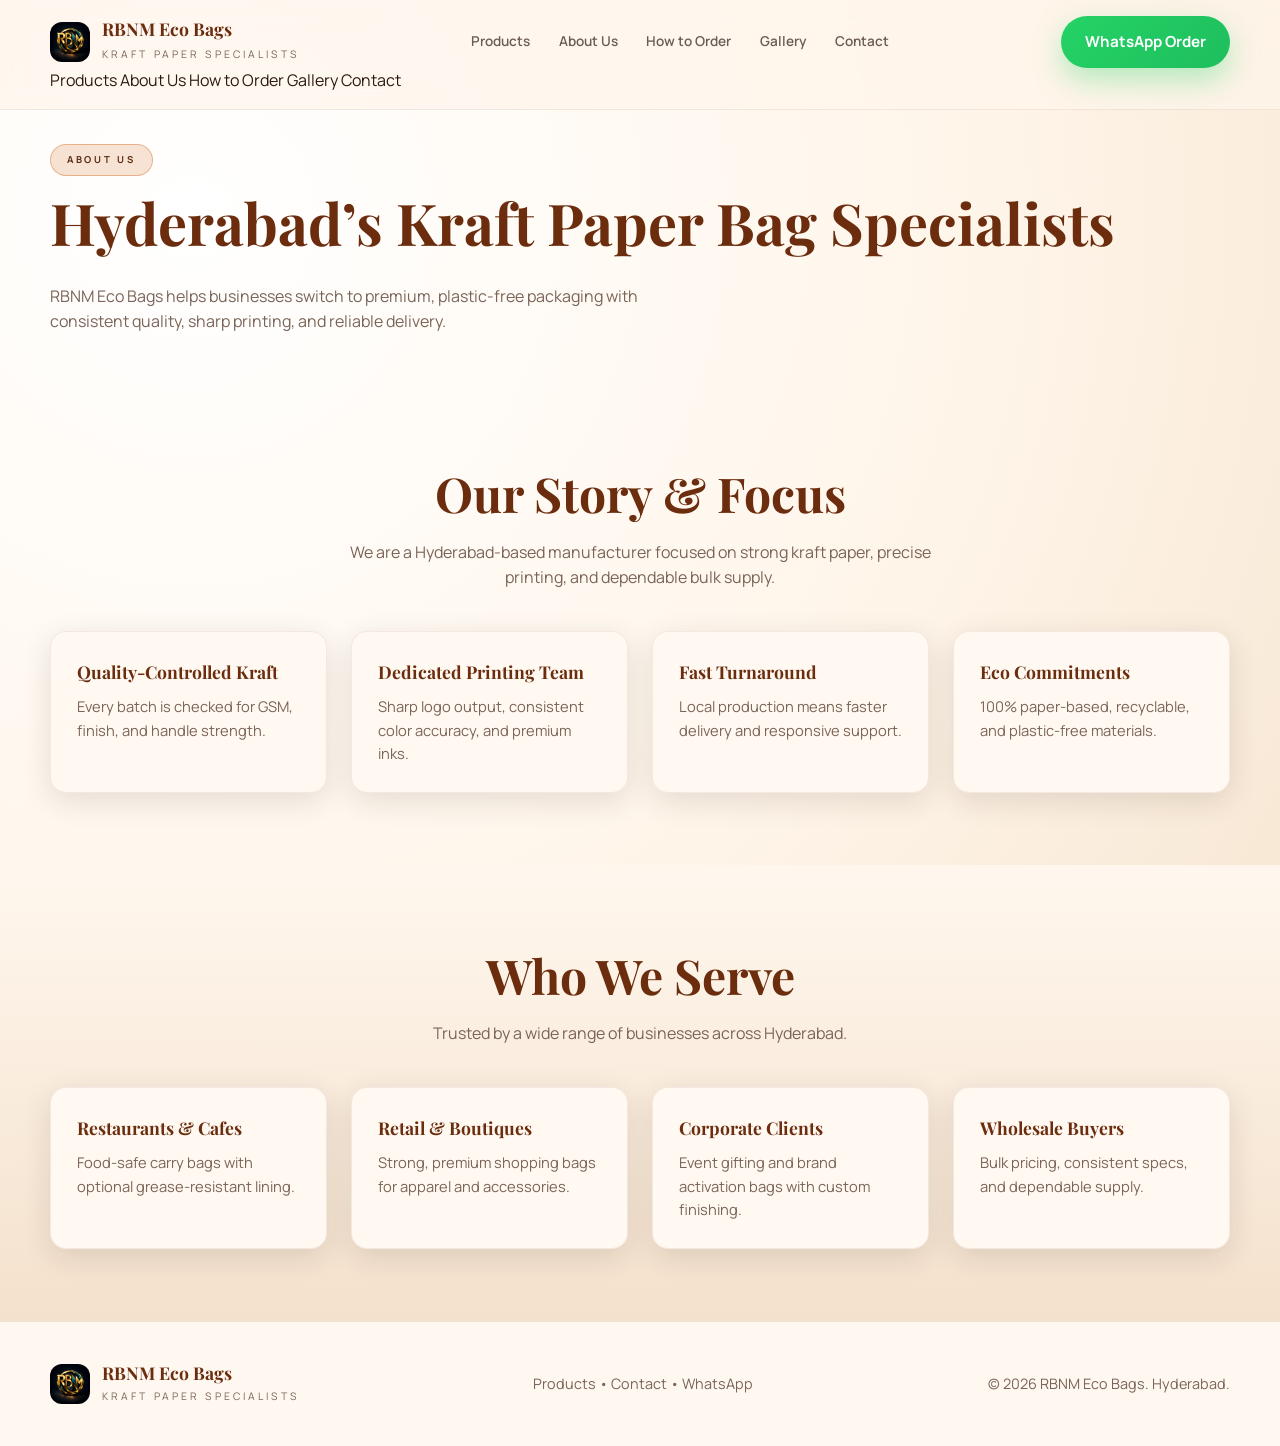
<file: about-us.html>
<!DOCTYPE html>
<html lang="en">
<head>
  <meta charset="utf-8" />
  <meta name="viewport" content="width=device-width, initial-scale=1" />
  <title>About Us | RBNM Eco Bags</title>
  <meta name="description" content="About RBNM Eco Bags: Hyderabad’s kraft paper bag specialists focused on quality, eco-friendly packaging, and brand-first printing." />
  <link rel="icon" href="images/rbnm-logo.png" type="image/x-icon" />
  <link rel="preconnect" href="https://fonts.googleapis.com" />
  <link rel="preconnect" href="https://fonts.gstatic.com" crossorigin />
  <link href="https://fonts.googleapis.com/css2?family=Playfair+Display:wght@500;600;700&family=Manrope:wght@400;500;600;700&display=swap" rel="stylesheet" />
  <link rel="stylesheet" href="style.css" />
</head>
<body>
  <header>
    <div class="container nav">
      <a class="brand" href="index.html">
        <img src="images/rbnm-logo.png" alt="RBNM Eco Bags logo" />
        <div>
          <h1>RBNM Eco Bags</h1>
          <span>Kraft Paper Specialists</span>
        </div>
      </a>
      <nav class="nav-links">
        <a href="products.html">Products</a>
        <a href="about-us.html">About Us</a>
        <a href="process.html">How to Order</a>
        <a href="gallery.html">Gallery</a>
        <a href="contact.html">Contact</a>
      </nav>
      <a class="btn btn-primary" href="https://wa.me/919866740012?text=Hi%20RBNM%20Eco%20Bags!%20I%20want%20to%20know%20more%20about%20your%20company%20and%20kraft%20paper%20bags." target="_blank" rel="noopener noreferrer">
        WhatsApp Order
      </a>
      <button class="menu-btn" id="menuBtn" aria-label="Open menu">
        <span></span>
        <span></span>
        <span></span>
      </button>
    </div>
    <div class="container mobile-menu" id="mobileMenu">
      <a href="products.html">Products</a>
      <a href="about-us.html">About Us</a>
      <a href="process.html">How to Order</a>
      <a href="gallery.html">Gallery</a>
      <a href="contact.html">Contact</a>
    </div>
  </header>

  <main>
    <section class="page-hero">
      <div class="container">
        <span class="pill">About Us</span>
        <h2>Hyderabad’s Kraft Paper Bag Specialists</h2>
        <p>RBNM Eco Bags helps businesses switch to premium, plastic-free packaging with consistent quality, sharp printing, and reliable delivery.</p>
      </div>
    </section>

    <section>
      <div class="container">
        <div class="section-title">
          <h2>Our Story & Focus</h2>
          <p>We are a Hyderabad-based manufacturer focused on strong kraft paper, precise printing, and dependable bulk supply.</p>
        </div>
        <div class="cards">
          <article class="card">
            <h3>Quality-Controlled Kraft</h3>
            <p>Every batch is checked for GSM, finish, and handle strength.</p>
          </article>
          <article class="card">
            <h3>Dedicated Printing Team</h3>
            <p>Sharp logo output, consistent color accuracy, and premium inks.</p>
          </article>
          <article class="card">
            <h3>Fast Turnaround</h3>
            <p>Local production means faster delivery and responsive support.</p>
          </article>
          <article class="card">
            <h3>Eco Commitments</h3>
            <p>100% paper-based, recyclable, and plastic-free materials.</p>
          </article>
        </div>
      </div>
    </section>

    <section class="process">
      <div class="container">
        <div class="section-title">
          <h2>Who We Serve</h2>
          <p>Trusted by a wide range of businesses across Hyderabad.</p>
        </div>
        <div class="cards">
          <article class="card">
            <h3>Restaurants & Cafes</h3>
            <p>Food-safe carry bags with optional grease-resistant lining.</p>
          </article>
          <article class="card">
            <h3>Retail & Boutiques</h3>
            <p>Strong, premium shopping bags for apparel and accessories.</p>
          </article>
          <article class="card">
            <h3>Corporate Clients</h3>
            <p>Event gifting and brand activation bags with custom finishing.</p>
          </article>
          <article class="card">
            <h3>Wholesale Buyers</h3>
            <p>Bulk pricing, consistent specs, and dependable supply.</p>
          </article>
        </div>
      </div>
    </section>
  </main>

  <footer>
    <div class="container footer-grid">
      <div class="brand">
        <img src="images/rbnm-logo.png" alt="RBNM Eco Bags logo" />
        <div>
          <h1>RBNM Eco Bags</h1>
          <span>Kraft Paper Specialists</span>
        </div>
      </div>
      <div>
        <a href="products.html">Products</a> •
        <a href="contact.html">Contact</a> •
        <a href="https://wa.me/919866740012?text=Hi%20RBNM%20Eco%20Bags!%20I%20need%20more%20information%20about%20your%20kraft%20paper%20bags." target="_blank" rel="noopener noreferrer">WhatsApp</a>
      </div>
      <div>© 2026 RBNM Eco Bags. Hyderabad.</div>
    </div>
  </footer>

  <script>
    const menuBtn = document.getElementById("menuBtn");
    const mobileMenu = document.getElementById("mobileMenu");

    if (menuBtn && mobileMenu) {
      menuBtn.addEventListener("click", () => {
        mobileMenu.classList.toggle("show");
      });
    }
  </script>
</body>
</html>
</file>
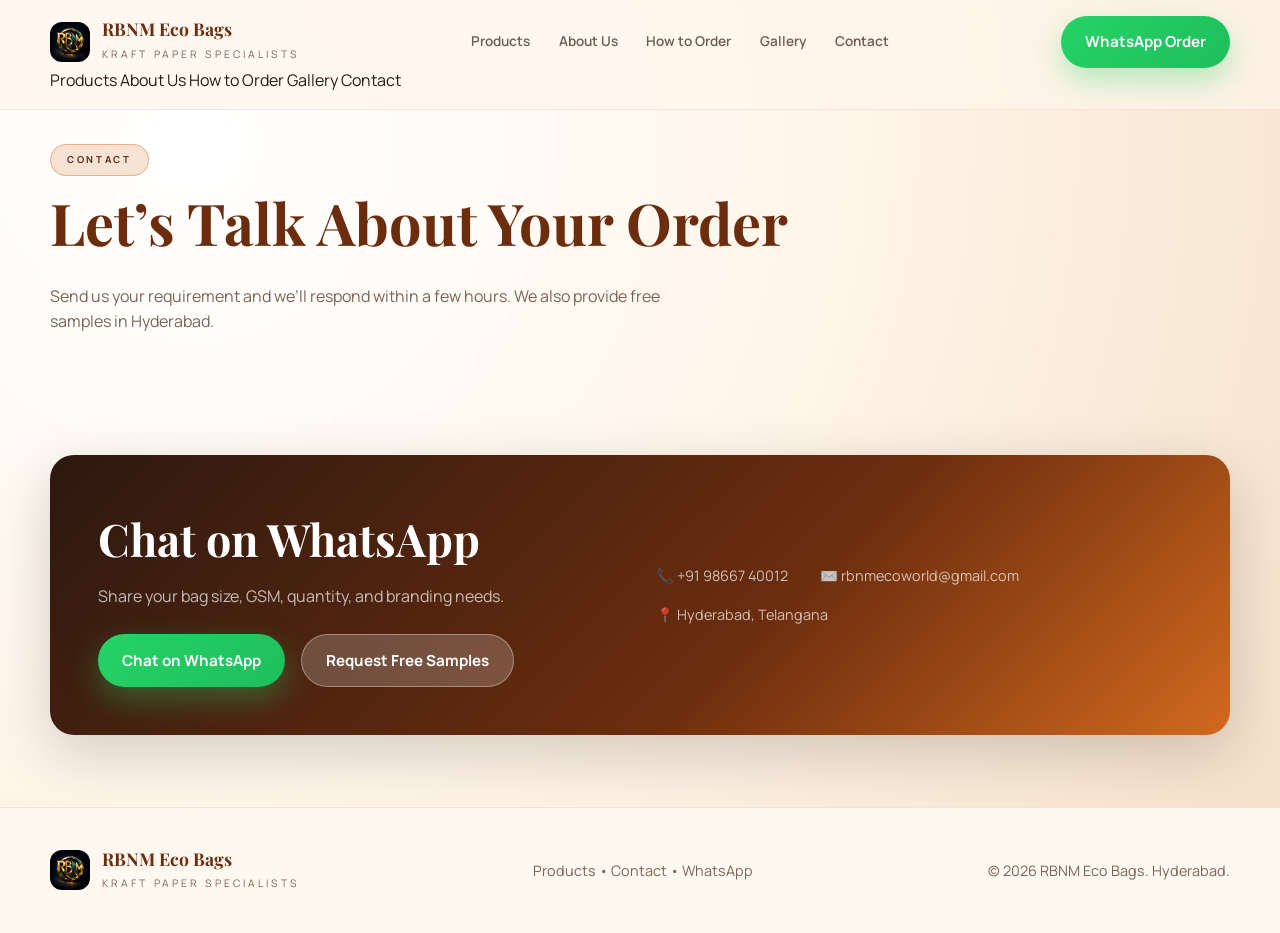
<file: contact.html>
<!DOCTYPE html>
<html lang="en">
<head>
  <meta charset="utf-8" />
  <meta name="viewport" content="width=device-width, initial-scale=1" />
  <title>Contact | RBNM Eco Bags</title>
  <meta name="description" content="Contact RBNM Eco Bags for kraft paper bag orders in Hyderabad. WhatsApp, phone, and email details." />
  <link rel="icon" href="images/rbnm-logo.png" type="image/x-icon" />
  <link rel="preconnect" href="https://fonts.googleapis.com" />
  <link rel="preconnect" href="https://fonts.gstatic.com" crossorigin />
  <link href="https://fonts.googleapis.com/css2?family=Playfair+Display:wght@500;600;700&family=Manrope:wght@400;500;600;700&display=swap" rel="stylesheet" />
  <link rel="stylesheet" href="style.css" />
</head>
<body>
  <header>
    <div class="container nav">
      <a class="brand" href="index.html">
        <img src="images/rbnm-logo.png" alt="RBNM Eco Bags logo" />
        <div>
          <h1>RBNM Eco Bags</h1>
          <span>Kraft Paper Specialists</span>
        </div>
      </a>
      <nav class="nav-links">
        <a href="products.html">Products</a>
        <a href="about-us.html">About Us</a>
        <a href="process.html">How to Order</a>
        <a href="gallery.html">Gallery</a>
        <a href="contact.html">Contact</a>
      </nav>
      <a class="btn btn-primary" href="https://wa.me/919866740012?text=Hi%20RBNM%20Eco%20Bags!%20I%20want%20to%20enquire%20about%20kraft%20paper%20bags." target="_blank" rel="noopener noreferrer">
        WhatsApp Order
      </a>
      <button class="menu-btn" id="menuBtn" aria-label="Open menu">
        <span></span>
        <span></span>
        <span></span>
      </button>
    </div>
    <div class="container mobile-menu" id="mobileMenu">
      <a href="products.html">Products</a>
      <a href="about-us.html">About Us</a>
      <a href="process.html">How to Order</a>
      <a href="gallery.html">Gallery</a>
      <a href="contact.html">Contact</a>
    </div>
  </header>

  <main>
    <section class="page-hero">
      <div class="container">
        <span class="pill">Contact</span>
        <h2>Let’s Talk About Your Order</h2>
        <p>Send us your requirement and we’ll respond within a few hours. We also provide free samples in Hyderabad.</p>
      </div>
    </section>

    <section>
      <div class="container">
        <div class="cta">
          <div>
            <h2>Chat on WhatsApp</h2>
            <p>Share your bag size, GSM, quantity, and branding needs.</p>
            <div class="hero-actions" style="margin-top: 1.5rem;">
              <a class="btn btn-primary" href="https://wa.me/919866740012?text=Hi%20RBNM%20Eco%20Bags!%20I%20want%20to%20enquire%20about%20your%20kraft%20paper%20bags.%20Please%20share%20details." target="_blank" rel="noopener noreferrer">Chat on WhatsApp</a>
              <a class="btn btn-ghost" href="https://wa.me/919866740012?text=Hi%20RBNM%20Eco%20Bags!%20I%20would%20like%20to%20request%20free%20samples%20of%20your%20kraft%20paper%20bags.%20Please%20guide%20me." target="_blank" rel="noopener noreferrer">Request Free Samples</a>
            </div>
          </div>
          <div class="contact-row">
            <div>📞 +91 98667 40012</div>
            <div>✉️ rbnmecoworld@gmail.com</div>
            <div>📍 Hyderabad, Telangana</div>
          </div>
        </div>
      </div>
    </section>
  </main>

  <footer>
    <div class="container footer-grid">
      <div class="brand">
        <img src="images/rbnm-logo.png" alt="RBNM Eco Bags logo" />
        <div>
          <h1>RBNM Eco Bags</h1>
          <span>Kraft Paper Specialists</span>
        </div>
      </div>
      <div>
        <a href="products.html">Products</a> •
        <a href="contact.html">Contact</a> •
        <a href="https://wa.me/919866740012?text=Hi%20RBNM%20Eco%20Bags!%20I%20need%20more%20information%20about%20your%20kraft%20paper%20bags." target="_blank" rel="noopener noreferrer">WhatsApp</a>
      </div>
      <div>© 2026 RBNM Eco Bags. Hyderabad.</div>
    </div>
  </footer>

  <script>
    const menuBtn = document.getElementById("menuBtn");
    const mobileMenu = document.getElementById("mobileMenu");

    if (menuBtn && mobileMenu) {
      menuBtn.addEventListener("click", () => {
        mobileMenu.classList.toggle("show");
      });
    }
  </script>
</body>
</html>
</file>
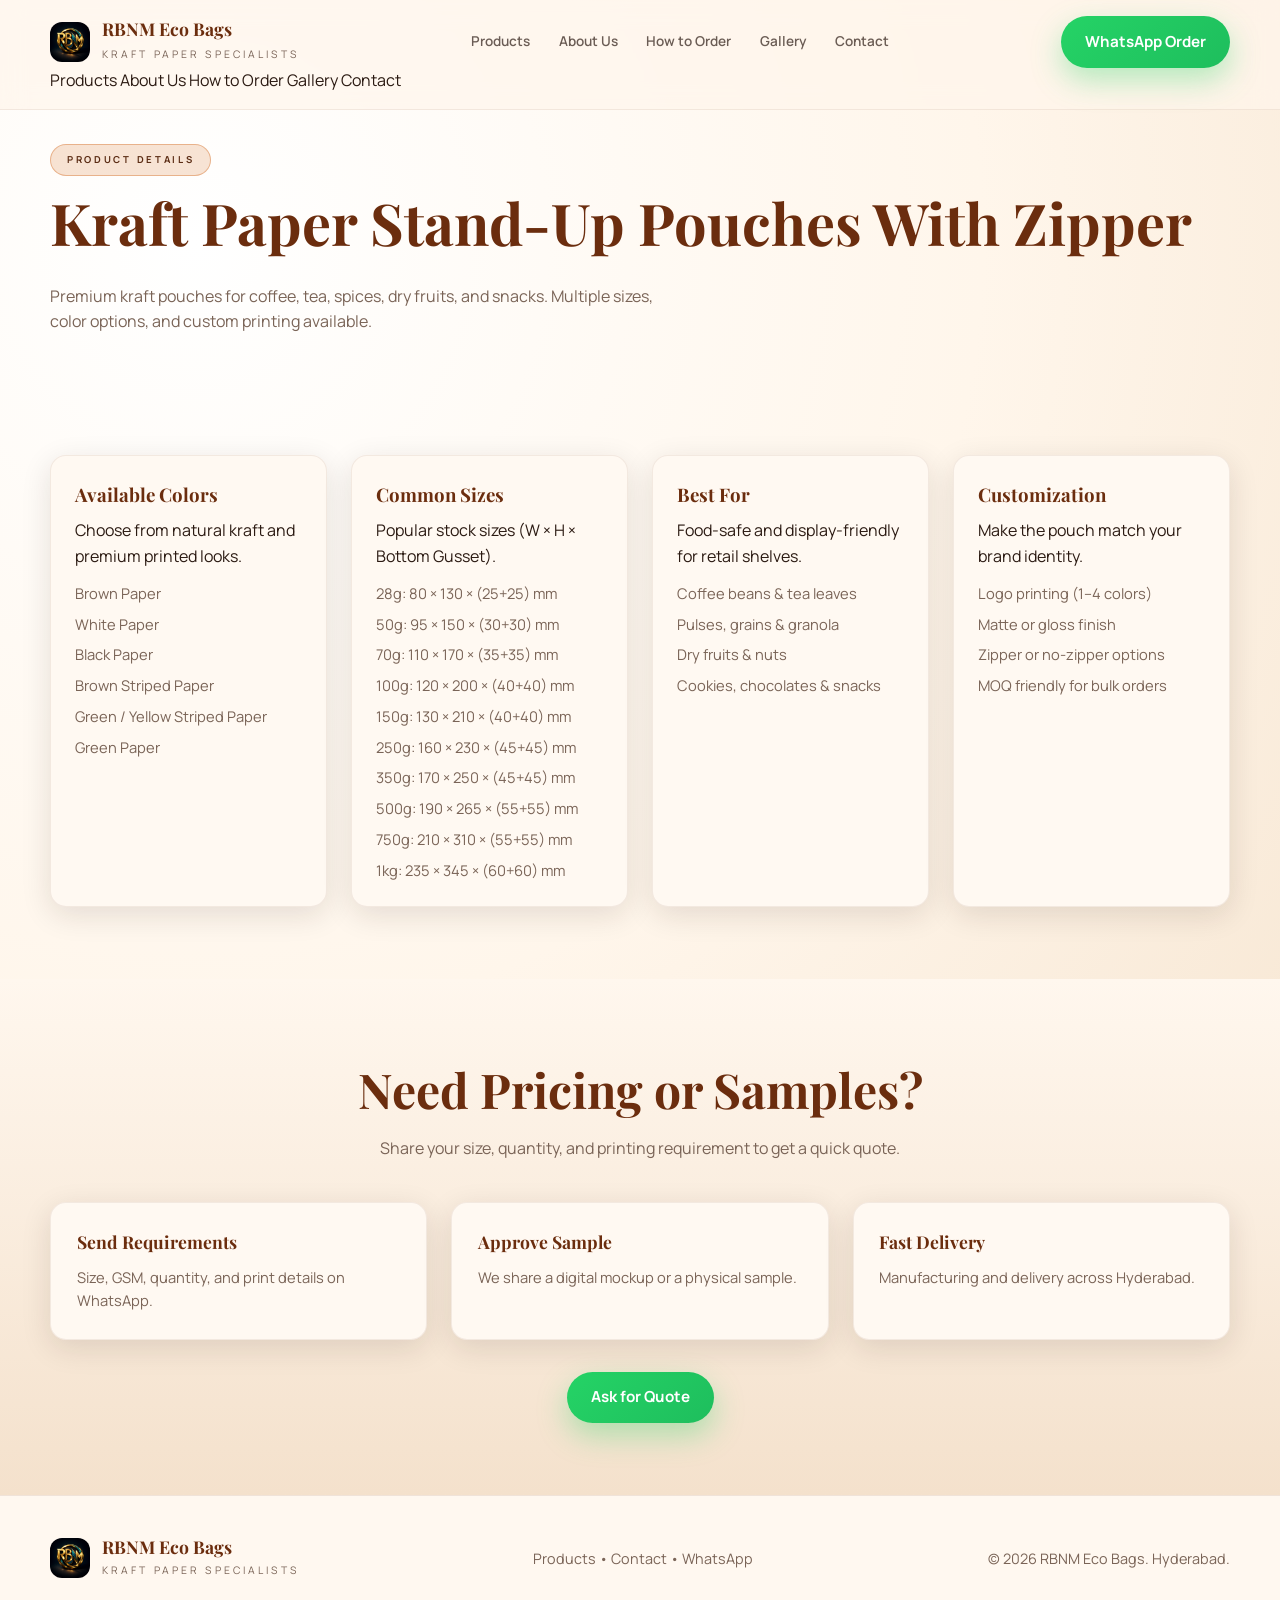
<file: kraft-paper-stand-up-pouches.html>
<!DOCTYPE html>
<html lang="en">
<head>
  <meta charset="utf-8" />
  <meta name="viewport" content="width=device-width, initial-scale=1" />
  <title>Kraft Paper Stand-Up Pouches | RBNM Eco Bags</title>
  <meta name="description" content="Kraft paper stand-up pouches with zipper for coffee, tea, dry fruits, and snacks. Multiple sizes, colors, and custom printing options." />
  <link rel="icon" href="images/rbnm-logo.png" type="image/x-icon" />
  <link rel="preconnect" href="https://fonts.googleapis.com" />
  <link rel="preconnect" href="https://fonts.gstatic.com" crossorigin />
  <link href="https://fonts.googleapis.com/css2?family=Playfair+Display:wght@500;600;700&family=Manrope:wght@400;500;600;700&display=swap" rel="stylesheet" />
  <link rel="stylesheet" href="style.css" />
</head>
<body>
  <header>
    <div class="container nav">
      <a class="brand" href="index.html">
        <img src="images/rbnm-logo.png" alt="RBNM Eco Bags logo" />
        <div>
          <h1>RBNM Eco Bags</h1>
          <span>Kraft Paper Specialists</span>
        </div>
      </a>
      <nav class="nav-links">
        <a href="products.html">Products</a>
        <a href="about-us.html">About Us</a>
        <a href="process.html">How to Order</a>
        <a href="gallery.html">Gallery</a>
        <a href="contact.html">Contact</a>
      </nav>
      <a class="btn btn-primary" href="https://wa.me/919866740012?text=Hi%20RBNM%20Eco%20Bags!%20I%20need%20kraft%20paper%20stand-up%20pouches%20with%20zipper.%20Please%20share%20sizes%20and%20pricing." target="_blank" rel="noopener noreferrer">
        WhatsApp Order
      </a>
      <button class="menu-btn" id="menuBtn" aria-label="Open menu">
        <span></span>
        <span></span>
        <span></span>
      </button>
    </div>
    <div class="container mobile-menu" id="mobileMenu">
      <a href="products.html">Products</a>
      <a href="about-us.html">About Us</a>
      <a href="process.html">How to Order</a>
      <a href="gallery.html">Gallery</a>
      <a href="contact.html">Contact</a>
    </div>
  </header>

  <main>
    <section class="page-hero">
      <div class="container">
        <span class="pill">Product Details</span>
        <h2>Kraft Paper Stand-Up Pouches With Zipper</h2>
        <p>Premium kraft pouches for coffee, tea, spices, dry fruits, and snacks. Multiple sizes, color options, and custom printing available.</p>
      </div>
    </section>

    <section>
      <div class="container detail-grid">
        <article class="detail-card">
          <h3>Available Colors</h3>
          <p>Choose from natural kraft and premium printed looks.</p>
          <ul>
            <li>Brown Paper</li>
            <li>White Paper</li>
            <li>Black Paper</li>
            <li>Brown Striped Paper</li>
            <li>Green / Yellow Striped Paper</li>
            <li>Green Paper</li>
          </ul>
        </article>
        <article class="detail-card">
          <h3>Common Sizes</h3>
          <p>Popular stock sizes (W × H × Bottom Gusset).</p>
          <ul>
            <li>28g: 80 × 130 × (25+25) mm</li>
            <li>50g: 95 × 150 × (30+30) mm</li>
            <li>70g: 110 × 170 × (35+35) mm</li>
            <li>100g: 120 × 200 × (40+40) mm</li>
            <li>150g: 130 × 210 × (40+40) mm</li>
            <li>250g: 160 × 230 × (45+45) mm</li>
            <li>350g: 170 × 250 × (45+45) mm</li>
            <li>500g: 190 × 265 × (55+55) mm</li>
            <li>750g: 210 × 310 × (55+55) mm</li>
            <li>1kg: 235 × 345 × (60+60) mm</li>
          </ul>
        </article>
        <article class="detail-card">
          <h3>Best For</h3>
          <p>Food-safe and display-friendly for retail shelves.</p>
          <ul>
            <li>Coffee beans & tea leaves</li>
            <li>Pulses, grains & granola</li>
            <li>Dry fruits & nuts</li>
            <li>Cookies, chocolates & snacks</li>
          </ul>
        </article>
        <article class="detail-card">
          <h3>Customization</h3>
          <p>Make the pouch match your brand identity.</p>
          <ul>
            <li>Logo printing (1–4 colors)</li>
            <li>Matte or gloss finish</li>
            <li>Zipper or no-zipper options</li>
            <li>MOQ friendly for bulk orders</li>
          </ul>
        </article>
      </div>
    </section>

    <section class="process">
      <div class="container">
        <div class="section-title">
          <h2>Need Pricing or Samples?</h2>
          <p>Share your size, quantity, and printing requirement to get a quick quote.</p>
        </div>
        <div class="cards">
          <article class="card">
            <h3>Send Requirements</h3>
            <p>Size, GSM, quantity, and print details on WhatsApp.</p>
          </article>
          <article class="card">
            <h3>Approve Sample</h3>
            <p>We share a digital mockup or a physical sample.</p>
          </article>
          <article class="card">
            <h3>Fast Delivery</h3>
            <p>Manufacturing and delivery across Hyderabad.</p>
          </article>
        </div>
        <div style="margin-top: 2rem; text-align: center;">
          <a class="btn btn-primary" href="https://wa.me/919866740012?text=Hi%20RBNM%20Eco%20Bags!%20I%20need%20kraft%20paper%20stand-up%20pouches%20with%20zipper.%20Please%20share%20sizes%20and%20pricing." target="_blank" rel="noopener noreferrer">Ask for Quote</a>
        </div>
      </div>
    </section>
  </main>

  <footer>
    <div class="container footer-grid">
      <div class="brand">
        <img src="images/rbnm-logo.png" alt="RBNM Eco Bags logo" />
        <div>
          <h1>RBNM Eco Bags</h1>
          <span>Kraft Paper Specialists</span>
        </div>
      </div>
      <div>
        <a href="products.html">Products</a> •
        <a href="contact.html">Contact</a> •
        <a href="https://wa.me/919866740012?text=Hi%20RBNM%20Eco%20Bags!%20I%20need%20more%20information%20about%20your%20kraft%20paper%20bags." target="_blank" rel="noopener noreferrer">WhatsApp</a>
      </div>
      <div>© 2026 RBNM Eco Bags. Hyderabad.</div>
    </div>
  </footer>

  <script>
    const menuBtn = document.getElementById("menuBtn");
    const mobileMenu = document.getElementById("mobileMenu");

    if (menuBtn && mobileMenu) {
      menuBtn.addEventListener("click", () => {
        mobileMenu.classList.toggle("show");
      });
    }
  </script>
</body>
</html>
</file>
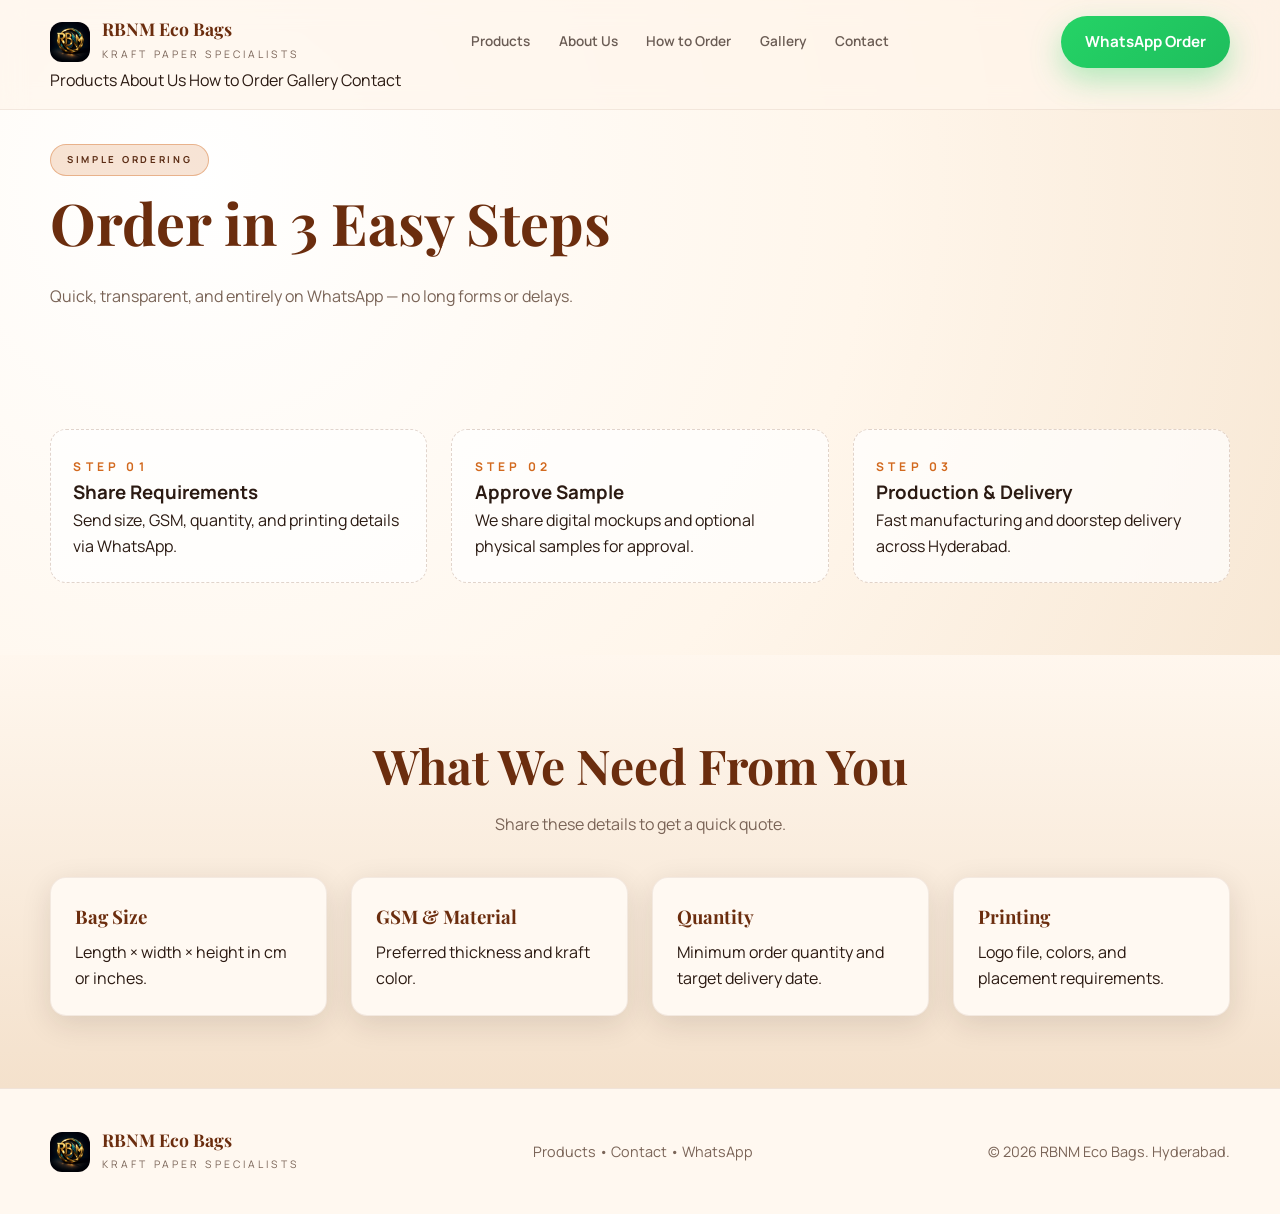
<file: process.html>
<!DOCTYPE html>
<html lang="en">
<head>
  <meta charset="utf-8" />
  <meta name="viewport" content="width=device-width, initial-scale=1" />
  <title>How to Order | RBNM Eco Bags</title>
  <meta name="description" content="Step-by-step ordering process for kraft paper bags in Hyderabad. Share requirements, approve samples, and get delivery." />
  <link rel="icon" href="images/rbnm-logo.png" type="image/x-icon" />
  <link rel="preconnect" href="https://fonts.googleapis.com" />
  <link rel="preconnect" href="https://fonts.gstatic.com" crossorigin />
  <link href="https://fonts.googleapis.com/css2?family=Playfair+Display:wght@500;600;700&family=Manrope:wght@400;500;600;700&display=swap" rel="stylesheet" />
  <link rel="stylesheet" href="style.css" />
</head>
<body>
  <header>
    <div class="container nav">
      <a class="brand" href="index.html">
        <img src="images/rbnm-logo.png" alt="RBNM Eco Bags logo" />
        <div>
          <h1>RBNM Eco Bags</h1>
          <span>Kraft Paper Specialists</span>
        </div>
      </a>
      <nav class="nav-links">
        <a href="products.html">Products</a>
        <a href="about-us.html">About Us</a>
        <a href="process.html">How to Order</a>
        <a href="gallery.html">Gallery</a>
        <a href="contact.html">Contact</a>
      </nav>
      <a class="btn btn-primary" href="https://wa.me/919866740012?text=Hi%20RBNM%20Eco%20Bags!%20Please%20explain%20your%20order%20process." target="_blank" rel="noopener noreferrer">
        WhatsApp Order
      </a>
      <button class="menu-btn" id="menuBtn" aria-label="Open menu">
        <span></span>
        <span></span>
        <span></span>
      </button>
    </div>
    <div class="container mobile-menu" id="mobileMenu">
      <a href="products.html">Products</a>
      <a href="about-us.html">About Us</a>
      <a href="process.html">How to Order</a>
      <a href="gallery.html">Gallery</a>
      <a href="contact.html">Contact</a>
    </div>
  </header>

  <main>
    <section class="page-hero">
      <div class="container">
        <span class="pill">Simple Ordering</span>
        <h2>Order in 3 Easy Steps</h2>
        <p>Quick, transparent, and entirely on WhatsApp — no long forms or delays.</p>
      </div>
    </section>

    <section>
      <div class="container">
        <div class="steps">
          <div class="step">
            <strong>Step 01</strong>
            <h3>Share Requirements</h3>
            <p>Send size, GSM, quantity, and printing details via WhatsApp.</p>
          </div>
          <div class="step">
            <strong>Step 02</strong>
            <h3>Approve Sample</h3>
            <p>We share digital mockups and optional physical samples for approval.</p>
          </div>
          <div class="step">
            <strong>Step 03</strong>
            <h3>Production & Delivery</h3>
            <p>Fast manufacturing and doorstep delivery across Hyderabad.</p>
          </div>
        </div>
      </div>
    </section>

    <section class="process">
      <div class="container">
        <div class="section-title">
          <h2>What We Need From You</h2>
          <p>Share these details to get a quick quote.</p>
        </div>
        <div class="detail-grid">
          <article class="detail-card">
            <h3>Bag Size</h3>
            <p>Length × width × height in cm or inches.</p>
          </article>
          <article class="detail-card">
            <h3>GSM & Material</h3>
            <p>Preferred thickness and kraft color.</p>
          </article>
          <article class="detail-card">
            <h3>Quantity</h3>
            <p>Minimum order quantity and target delivery date.</p>
          </article>
          <article class="detail-card">
            <h3>Printing</h3>
            <p>Logo file, colors, and placement requirements.</p>
          </article>
        </div>
      </div>
    </section>
  </main>

  <footer>
    <div class="container footer-grid">
      <div class="brand">
        <img src="images/rbnm-logo.png" alt="RBNM Eco Bags logo" />
        <div>
          <h1>RBNM Eco Bags</h1>
          <span>Kraft Paper Specialists</span>
        </div>
      </div>
      <div>
        <a href="products.html">Products</a> •
        <a href="contact.html">Contact</a> •
        <a href="https://wa.me/919866740012?text=Hi%20RBNM%20Eco%20Bags!%20I%20need%20more%20information%20about%20your%20kraft%20paper%20bags." target="_blank" rel="noopener noreferrer">WhatsApp</a>
      </div>
      <div>© 2026 RBNM Eco Bags. Hyderabad.</div>
    </div>
  </footer>

  <script>
    const menuBtn = document.getElementById("menuBtn");
    const mobileMenu = document.getElementById("mobileMenu");

    if (menuBtn && mobileMenu) {
      menuBtn.addEventListener("click", () => {
        mobileMenu.classList.toggle("show");
      });
    }
  </script>
</body>
</html>
</file>
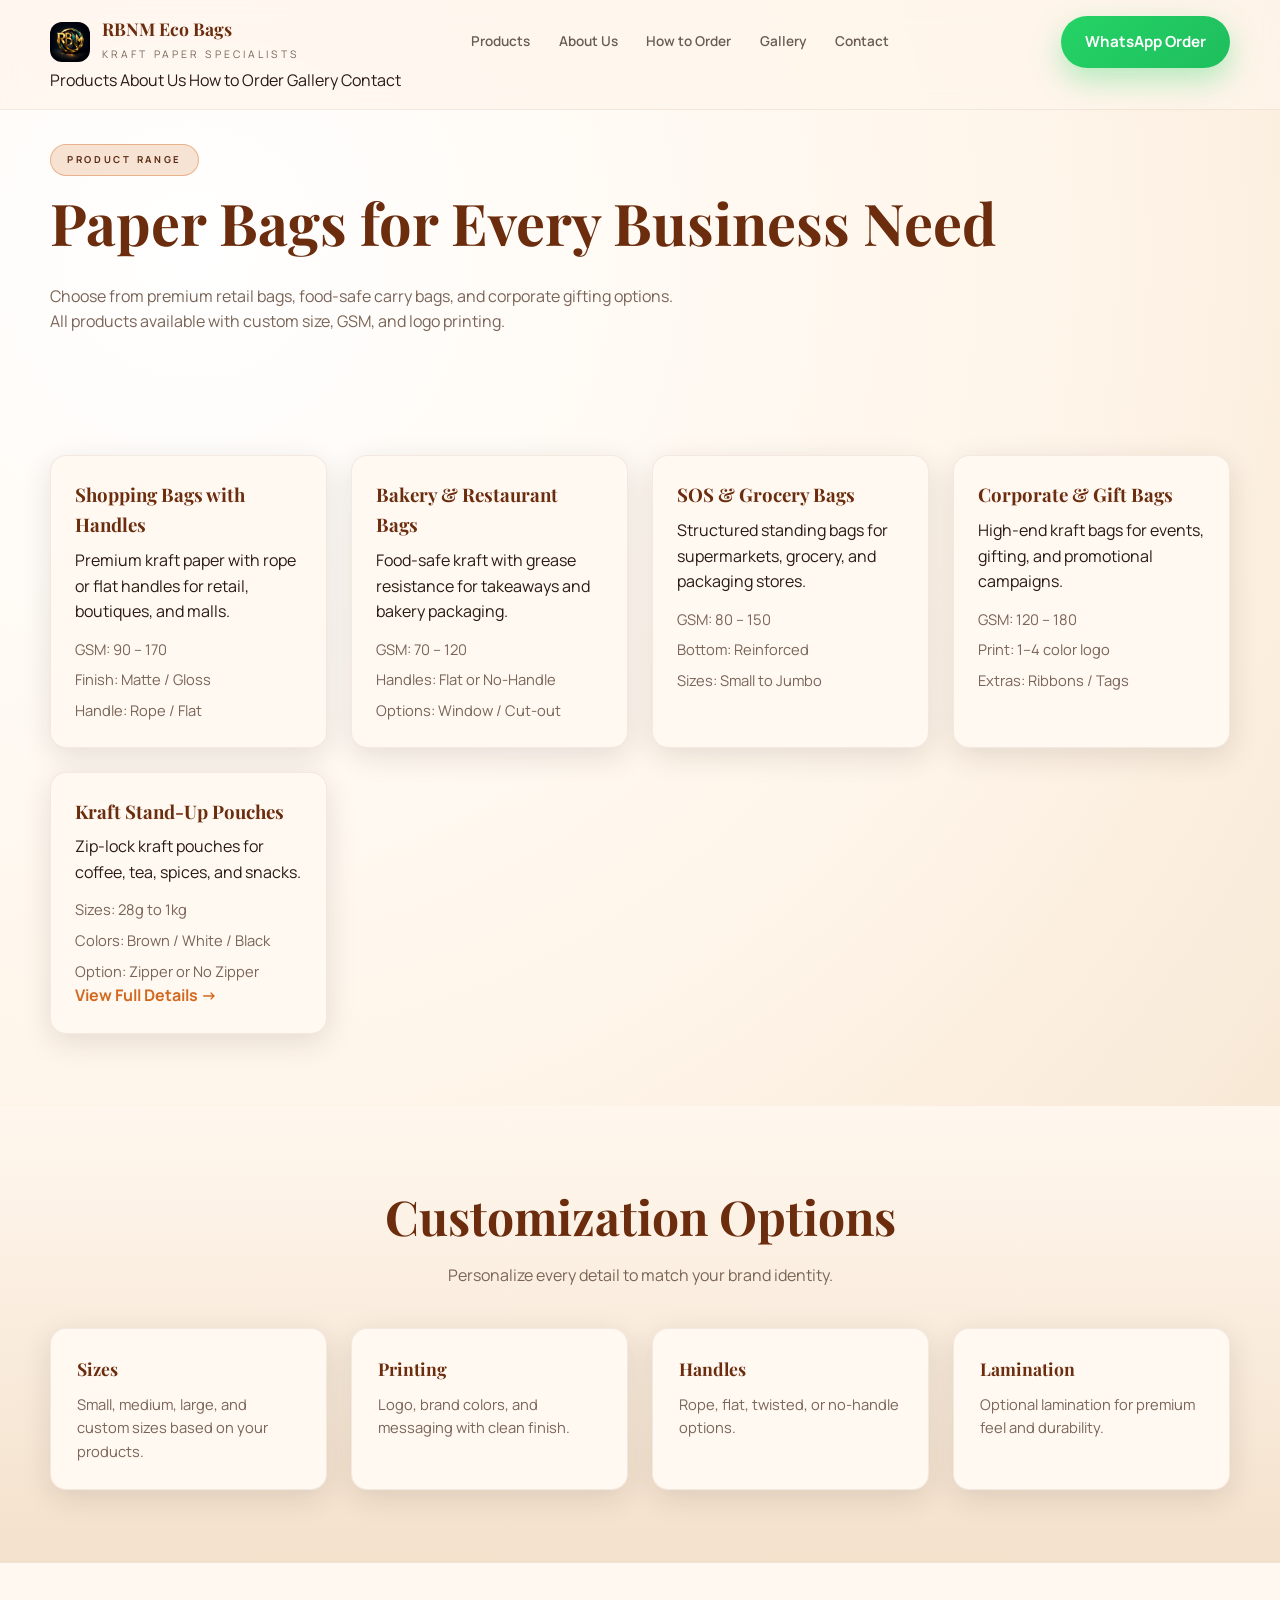
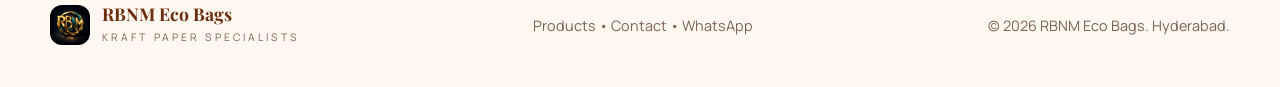
<file: products.html>
<!DOCTYPE html>
<html lang="en">
<head>
  <meta charset="utf-8" />
  <meta name="viewport" content="width=device-width, initial-scale=1" />
  <title>Products | RBNM Eco Bags</title>
  <meta name="description" content="Explore kraft paper bag products: shopping bags, bakery bags, SOS bags, and corporate gift bags with custom printing." />
  <link rel="icon" href="images/rbnm-logo.png" type="image/x-icon" />
  <link rel="preconnect" href="https://fonts.googleapis.com" />
  <link rel="preconnect" href="https://fonts.gstatic.com" crossorigin />
  <link href="https://fonts.googleapis.com/css2?family=Playfair+Display:wght@500;600;700&family=Manrope:wght@400;500;600;700&display=swap" rel="stylesheet" />
  <link rel="stylesheet" href="style.css" />
</head>
<body>
  <header>
    <div class="container nav">
      <a class="brand" href="index.html">
        <img src="images/rbnm-logo.png" alt="RBNM Eco Bags logo" />
        <div>
          <h1>RBNM Eco Bags</h1>
          <span>Kraft Paper Specialists</span>
        </div>
      </a>
      <nav class="nav-links">
        <a href="products.html">Products</a>
        <a href="about-us.html">About Us</a>
        <a href="process.html">How to Order</a>
        <a href="gallery.html">Gallery</a>
        <a href="contact.html">Contact</a>
      </nav>
      <a class="btn btn-primary" href="https://wa.me/919866740012?text=Hi%20RBNM%20Eco%20Bags!%20Please%20share%20your%20kraft%20bag%20catalogue%20and%20pricing." target="_blank" rel="noopener noreferrer">
        WhatsApp Order
      </a>
      <button class="menu-btn" id="menuBtn" aria-label="Open menu">
        <span></span>
        <span></span>
        <span></span>
      </button>
    </div>
    <div class="container mobile-menu" id="mobileMenu">
      <a href="products.html">Products</a>
      <a href="about-us.html">About Us</a>
      <a href="process.html">How to Order</a>
      <a href="gallery.html">Gallery</a>
      <a href="contact.html">Contact</a>
    </div>
  </header>

  <main>
    <section class="page-hero">
      <div class="container">
        <span class="pill">Product Range</span>
        <h2>Paper Bags for Every Business Need</h2>
        <p>Choose from premium retail bags, food-safe carry bags, and corporate gifting options. All products available with custom size, GSM, and logo printing.</p>
      </div>
    </section>

    <section>
      <div class="container detail-grid">
        <article class="detail-card">
          <h3>Shopping Bags with Handles</h3>
          <p>Premium kraft paper with rope or flat handles for retail, boutiques, and malls.</p>
          <ul>
            <li>GSM: 90 – 170</li>
            <li>Finish: Matte / Gloss</li>
            <li>Handle: Rope / Flat</li>
          </ul>
        </article>
        <article class="detail-card">
          <h3>Bakery & Restaurant Bags</h3>
          <p>Food-safe kraft with grease resistance for takeaways and bakery packaging.</p>
          <ul>
            <li>GSM: 70 – 120</li>
            <li>Handles: Flat or No-Handle</li>
            <li>Options: Window / Cut-out</li>
          </ul>
        </article>
        <article class="detail-card">
          <h3>SOS & Grocery Bags</h3>
          <p>Structured standing bags for supermarkets, grocery, and packaging stores.</p>
          <ul>
            <li>GSM: 80 – 150</li>
            <li>Bottom: Reinforced</li>
            <li>Sizes: Small to Jumbo</li>
          </ul>
        </article>
        <article class="detail-card">
          <h3>Corporate & Gift Bags</h3>
          <p>High-end kraft bags for events, gifting, and promotional campaigns.</p>
          <ul>
            <li>GSM: 120 – 180</li>
            <li>Print: 1–4 color logo</li>
            <li>Extras: Ribbons / Tags</li>
          </ul>
        </article>
        <article class="detail-card">
          <h3>Kraft Stand-Up Pouches</h3>
          <p>Zip-lock kraft pouches for coffee, tea, spices, and snacks.</p>
          <ul>
            <li>Sizes: 28g to 1kg</li>
            <li>Colors: Brown / White / Black</li>
            <li>Option: Zipper or No Zipper</li>
          </ul>
          <a class="text-link" href="kraft-paper-stand-up-pouches.html">View Full Details →</a>
        </article>
      </div>
    </section>

    <section class="process">
      <div class="container">
        <div class="section-title">
          <h2>Customization Options</h2>
          <p>Personalize every detail to match your brand identity.</p>
        </div>
        <div class="cards">
          <article class="card">
            <h3>Sizes</h3>
            <p>Small, medium, large, and custom sizes based on your products.</p>
          </article>
          <article class="card">
            <h3>Printing</h3>
            <p>Logo, brand colors, and messaging with clean finish.</p>
          </article>
          <article class="card">
            <h3>Handles</h3>
            <p>Rope, flat, twisted, or no-handle options.</p>
          </article>
          <article class="card">
            <h3>Lamination</h3>
            <p>Optional lamination for premium feel and durability.</p>
          </article>
        </div>
      </div>
    </section>
  </main>

  <footer>
    <div class="container footer-grid">
      <div class="brand">
        <img src="images/rbnm-logo.png" alt="RBNM Eco Bags logo" />
        <div>
          <h1>RBNM Eco Bags</h1>
          <span>Kraft Paper Specialists</span>
        </div>
      </div>
      <div>
        <a href="products.html">Products</a> •
        <a href="contact.html">Contact</a> •
        <a href="https://wa.me/919866740012?text=Hi%20RBNM%20Eco%20Bags!%20I%20need%20more%20information%20about%20your%20kraft%20paper%20bags." target="_blank" rel="noopener noreferrer">WhatsApp</a>
      </div>
      <div>© 2026 RBNM Eco Bags. Hyderabad.</div>
    </div>
  </footer>

  <script>
    const menuBtn = document.getElementById("menuBtn");
    const mobileMenu = document.getElementById("mobileMenu");

    if (menuBtn && mobileMenu) {
      menuBtn.addEventListener("click", () => {
        mobileMenu.classList.toggle("show");
      });
    }
  </script>
</body>
</html>
</file>
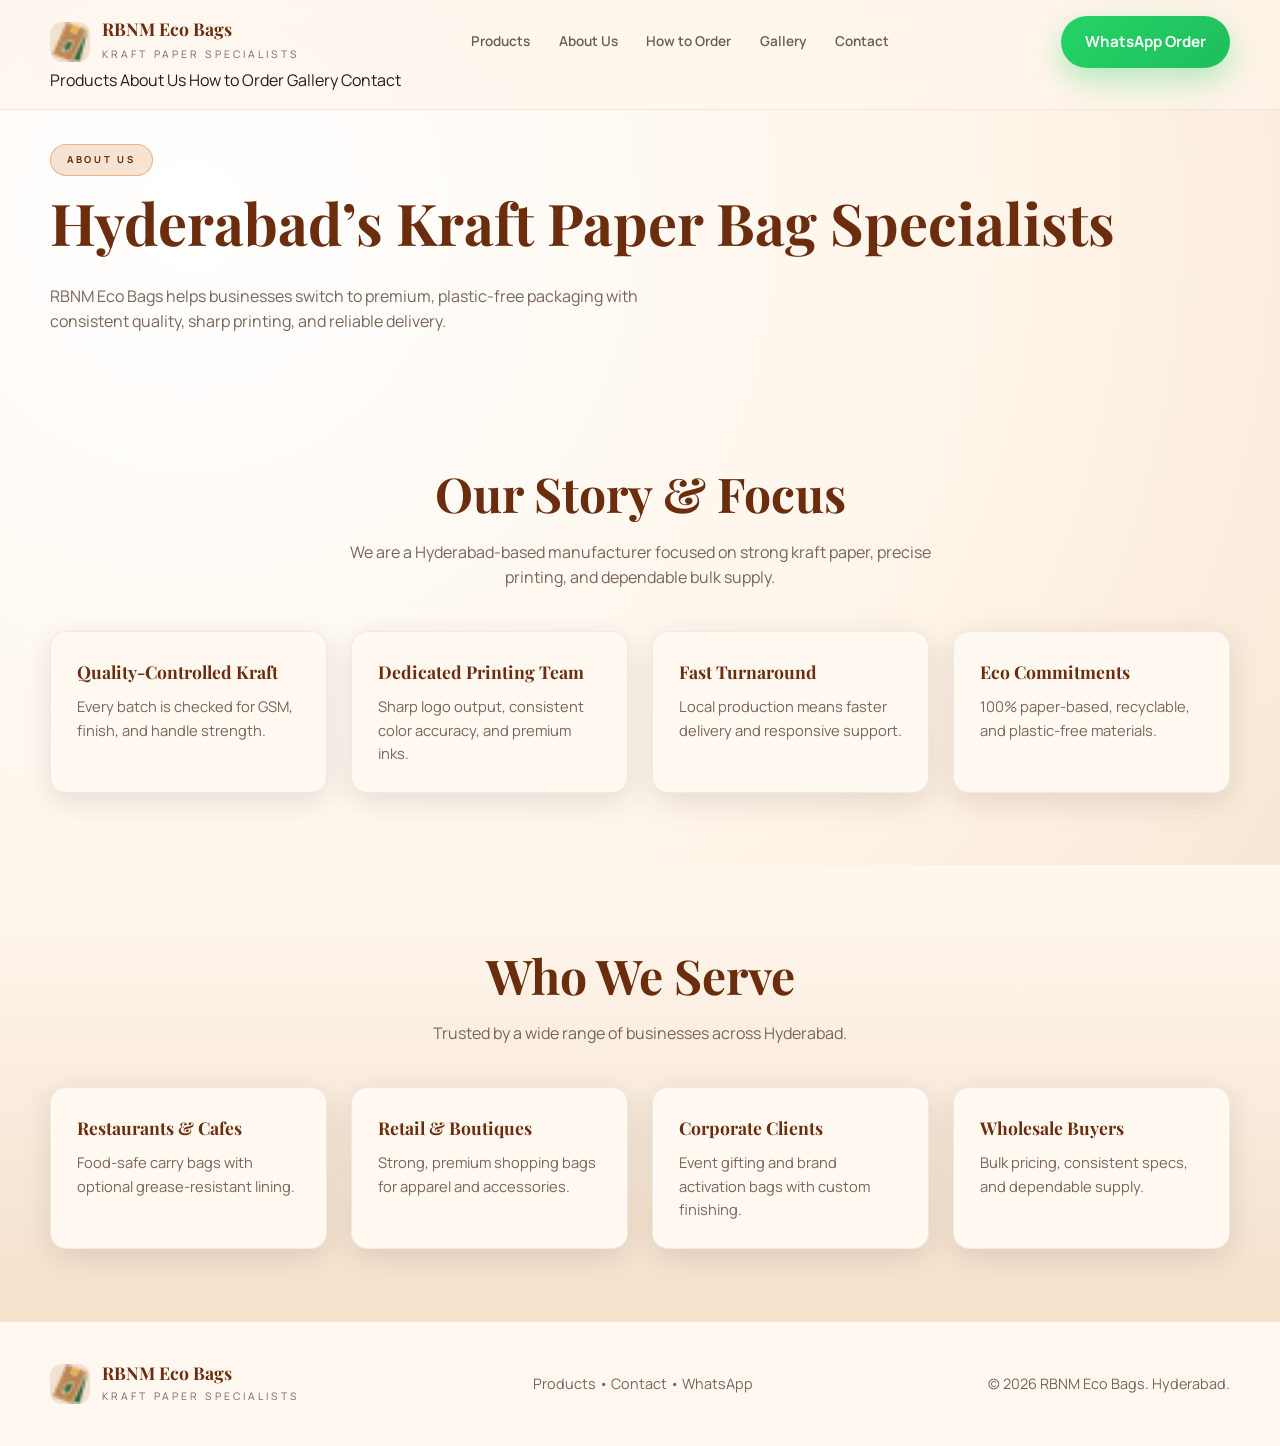
<file: rbnmecobags/about-us.html>
<!DOCTYPE html>
<html lang="en">
<head>
  <meta charset="utf-8" />
  <meta name="viewport" content="width=device-width, initial-scale=1" />
  <title>About Us | RBNM Eco Bags</title>
  <meta name="description" content="About RBNM Eco Bags: Hyderabad’s kraft paper bag specialists focused on quality, eco-friendly packaging, and brand-first printing." />
  <link rel="icon" href="favicon.ico" type="image/x-icon" />
  <link rel="preconnect" href="https://fonts.googleapis.com" />
  <link rel="preconnect" href="https://fonts.gstatic.com" crossorigin />
  <link href="https://fonts.googleapis.com/css2?family=Playfair+Display:wght@500;600;700&family=Manrope:wght@400;500;600;700&display=swap" rel="stylesheet" />
  <link rel="stylesheet" href="style.css" />
</head>
<body>
  <header>
    <div class="container nav">
      <a class="brand" href="index.html">
        <img src="favicon.ico" alt="RBNM Eco Bags logo" />
        <div>
          <h1>RBNM Eco Bags</h1>
          <span>Kraft Paper Specialists</span>
        </div>
      </a>
      <nav class="nav-links">
        <a href="products.html">Products</a>
        <a href="about-us.html">About Us</a>
        <a href="process.html">How to Order</a>
        <a href="gallery.html">Gallery</a>
        <a href="contact.html">Contact</a>
      </nav>
      <a class="btn btn-primary" href="https://wa.me/919876543210?text=Hi%20RBNM%20Eco%20Bags!%20I%20want%20to%20know%20more%20about%20your%20company%20and%20kraft%20paper%20bags." target="_blank" rel="noopener noreferrer">
        WhatsApp Order
      </a>
      <button class="menu-btn" id="menuBtn" aria-label="Open menu">
        <span></span>
        <span></span>
        <span></span>
      </button>
    </div>
    <div class="container mobile-menu" id="mobileMenu">
      <a href="products.html">Products</a>
      <a href="about-us.html">About Us</a>
      <a href="process.html">How to Order</a>
      <a href="gallery.html">Gallery</a>
      <a href="contact.html">Contact</a>
    </div>
  </header>

  <main>
    <section class="page-hero">
      <div class="container">
        <span class="pill">About Us</span>
        <h2>Hyderabad’s Kraft Paper Bag Specialists</h2>
        <p>RBNM Eco Bags helps businesses switch to premium, plastic-free packaging with consistent quality, sharp printing, and reliable delivery.</p>
      </div>
    </section>

    <section>
      <div class="container">
        <div class="section-title">
          <h2>Our Story & Focus</h2>
          <p>We are a Hyderabad-based manufacturer focused on strong kraft paper, precise printing, and dependable bulk supply.</p>
        </div>
        <div class="cards">
          <article class="card">
            <h3>Quality-Controlled Kraft</h3>
            <p>Every batch is checked for GSM, finish, and handle strength.</p>
          </article>
          <article class="card">
            <h3>Dedicated Printing Team</h3>
            <p>Sharp logo output, consistent color accuracy, and premium inks.</p>
          </article>
          <article class="card">
            <h3>Fast Turnaround</h3>
            <p>Local production means faster delivery and responsive support.</p>
          </article>
          <article class="card">
            <h3>Eco Commitments</h3>
            <p>100% paper-based, recyclable, and plastic-free materials.</p>
          </article>
        </div>
      </div>
    </section>

    <section class="process">
      <div class="container">
        <div class="section-title">
          <h2>Who We Serve</h2>
          <p>Trusted by a wide range of businesses across Hyderabad.</p>
        </div>
        <div class="cards">
          <article class="card">
            <h3>Restaurants & Cafes</h3>
            <p>Food-safe carry bags with optional grease-resistant lining.</p>
          </article>
          <article class="card">
            <h3>Retail & Boutiques</h3>
            <p>Strong, premium shopping bags for apparel and accessories.</p>
          </article>
          <article class="card">
            <h3>Corporate Clients</h3>
            <p>Event gifting and brand activation bags with custom finishing.</p>
          </article>
          <article class="card">
            <h3>Wholesale Buyers</h3>
            <p>Bulk pricing, consistent specs, and dependable supply.</p>
          </article>
        </div>
      </div>
    </section>
  </main>

  <footer>
    <div class="container footer-grid">
      <div class="brand">
        <img src="favicon.ico" alt="RBNM Eco Bags logo" />
        <div>
          <h1>RBNM Eco Bags</h1>
          <span>Kraft Paper Specialists</span>
        </div>
      </div>
      <div>
        <a href="products.html">Products</a> •
        <a href="contact.html">Contact</a> •
        <a href="https://wa.me/919876543210?text=Hi%20RBNM%20Eco%20Bags!%20I%20need%20more%20information%20about%20your%20kraft%20paper%20bags." target="_blank" rel="noopener noreferrer">WhatsApp</a>
      </div>
      <div>© 2026 RBNM Eco Bags. Hyderabad.</div>
    </div>
  </footer>

  <script>
    const menuBtn = document.getElementById("menuBtn");
    const mobileMenu = document.getElementById("mobileMenu");

    if (menuBtn && mobileMenu) {
      menuBtn.addEventListener("click", () => {
        mobileMenu.classList.toggle("show");
      });
    }
  </script>
</body>
</html>
</file>
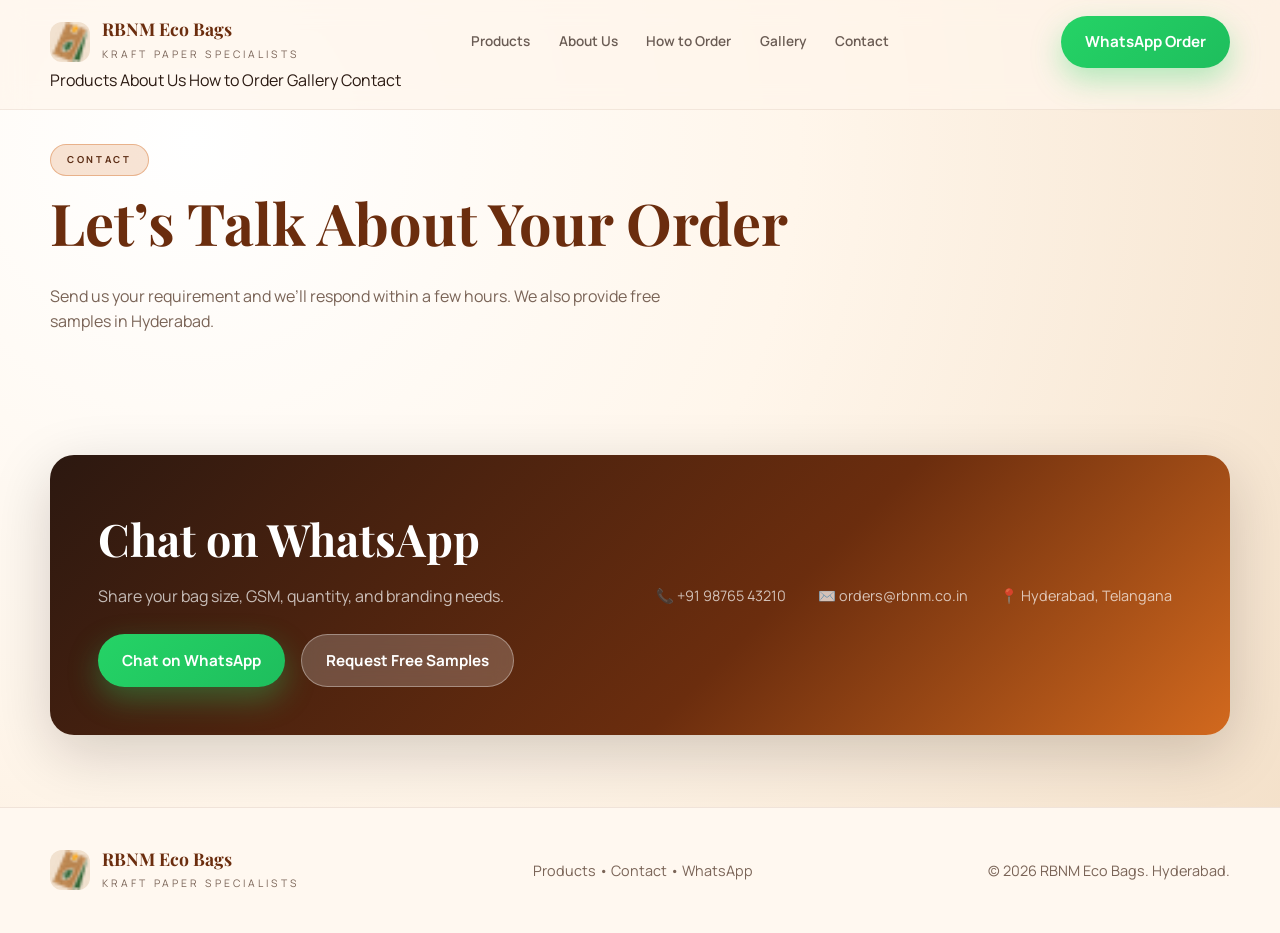
<file: rbnmecobags/contact.html>
<!DOCTYPE html>
<html lang="en">
<head>
  <meta charset="utf-8" />
  <meta name="viewport" content="width=device-width, initial-scale=1" />
  <title>Contact | RBNM Eco Bags</title>
  <meta name="description" content="Contact RBNM Eco Bags for kraft paper bag orders in Hyderabad. WhatsApp, phone, and email details." />
  <link rel="icon" href="favicon.ico" type="image/x-icon" />
  <link rel="preconnect" href="https://fonts.googleapis.com" />
  <link rel="preconnect" href="https://fonts.gstatic.com" crossorigin />
  <link href="https://fonts.googleapis.com/css2?family=Playfair+Display:wght@500;600;700&family=Manrope:wght@400;500;600;700&display=swap" rel="stylesheet" />
  <link rel="stylesheet" href="style.css" />
</head>
<body>
  <header>
    <div class="container nav">
      <a class="brand" href="index.html">
        <img src="favicon.ico" alt="RBNM Eco Bags logo" />
        <div>
          <h1>RBNM Eco Bags</h1>
          <span>Kraft Paper Specialists</span>
        </div>
      </a>
      <nav class="nav-links">
        <a href="products.html">Products</a>
        <a href="about-us.html">About Us</a>
        <a href="process.html">How to Order</a>
        <a href="gallery.html">Gallery</a>
        <a href="contact.html">Contact</a>
      </nav>
      <a class="btn btn-primary" href="https://wa.me/919876543210?text=Hi%20RBNM%20Eco%20Bags!%20I%20want%20to%20enquire%20about%20kraft%20paper%20bags." target="_blank" rel="noopener noreferrer">
        WhatsApp Order
      </a>
      <button class="menu-btn" id="menuBtn" aria-label="Open menu">
        <span></span>
        <span></span>
        <span></span>
      </button>
    </div>
    <div class="container mobile-menu" id="mobileMenu">
      <a href="products.html">Products</a>
      <a href="about-us.html">About Us</a>
      <a href="process.html">How to Order</a>
      <a href="gallery.html">Gallery</a>
      <a href="contact.html">Contact</a>
    </div>
  </header>

  <main>
    <section class="page-hero">
      <div class="container">
        <span class="pill">Contact</span>
        <h2>Let’s Talk About Your Order</h2>
        <p>Send us your requirement and we’ll respond within a few hours. We also provide free samples in Hyderabad.</p>
      </div>
    </section>

    <section>
      <div class="container">
        <div class="cta">
          <div>
            <h2>Chat on WhatsApp</h2>
            <p>Share your bag size, GSM, quantity, and branding needs.</p>
            <div class="hero-actions" style="margin-top: 1.5rem;">
              <a class="btn btn-primary" href="https://wa.me/919876543210?text=Hi%20RBNM%20Eco%20Bags!%20I%20want%20to%20enquire%20about%20your%20kraft%20paper%20bags.%20Please%20share%20details." target="_blank" rel="noopener noreferrer">Chat on WhatsApp</a>
              <a class="btn btn-ghost" href="https://wa.me/919876543210?text=Hi%20RBNM%20Eco%20Bags!%20I%20would%20like%20to%20request%20free%20samples%20of%20your%20kraft%20paper%20bags.%20Please%20guide%20me." target="_blank" rel="noopener noreferrer">Request Free Samples</a>
            </div>
          </div>
          <div class="contact-row">
            <div>📞 +91 98765 43210</div>
            <div>✉️ orders@rbnm.co.in</div>
            <div>📍 Hyderabad, Telangana</div>
          </div>
        </div>
      </div>
    </section>
  </main>

  <footer>
    <div class="container footer-grid">
      <div class="brand">
        <img src="favicon.ico" alt="RBNM Eco Bags logo" />
        <div>
          <h1>RBNM Eco Bags</h1>
          <span>Kraft Paper Specialists</span>
        </div>
      </div>
      <div>
        <a href="products.html">Products</a> •
        <a href="contact.html">Contact</a> •
        <a href="https://wa.me/919876543210?text=Hi%20RBNM%20Eco%20Bags!%20I%20need%20more%20information%20about%20your%20kraft%20paper%20bags." target="_blank" rel="noopener noreferrer">WhatsApp</a>
      </div>
      <div>© 2026 RBNM Eco Bags. Hyderabad.</div>
    </div>
  </footer>

  <script>
    const menuBtn = document.getElementById("menuBtn");
    const mobileMenu = document.getElementById("mobileMenu");

    if (menuBtn && mobileMenu) {
      menuBtn.addEventListener("click", () => {
        mobileMenu.classList.toggle("show");
      });
    }
  </script>
</body>
</html>
</file>
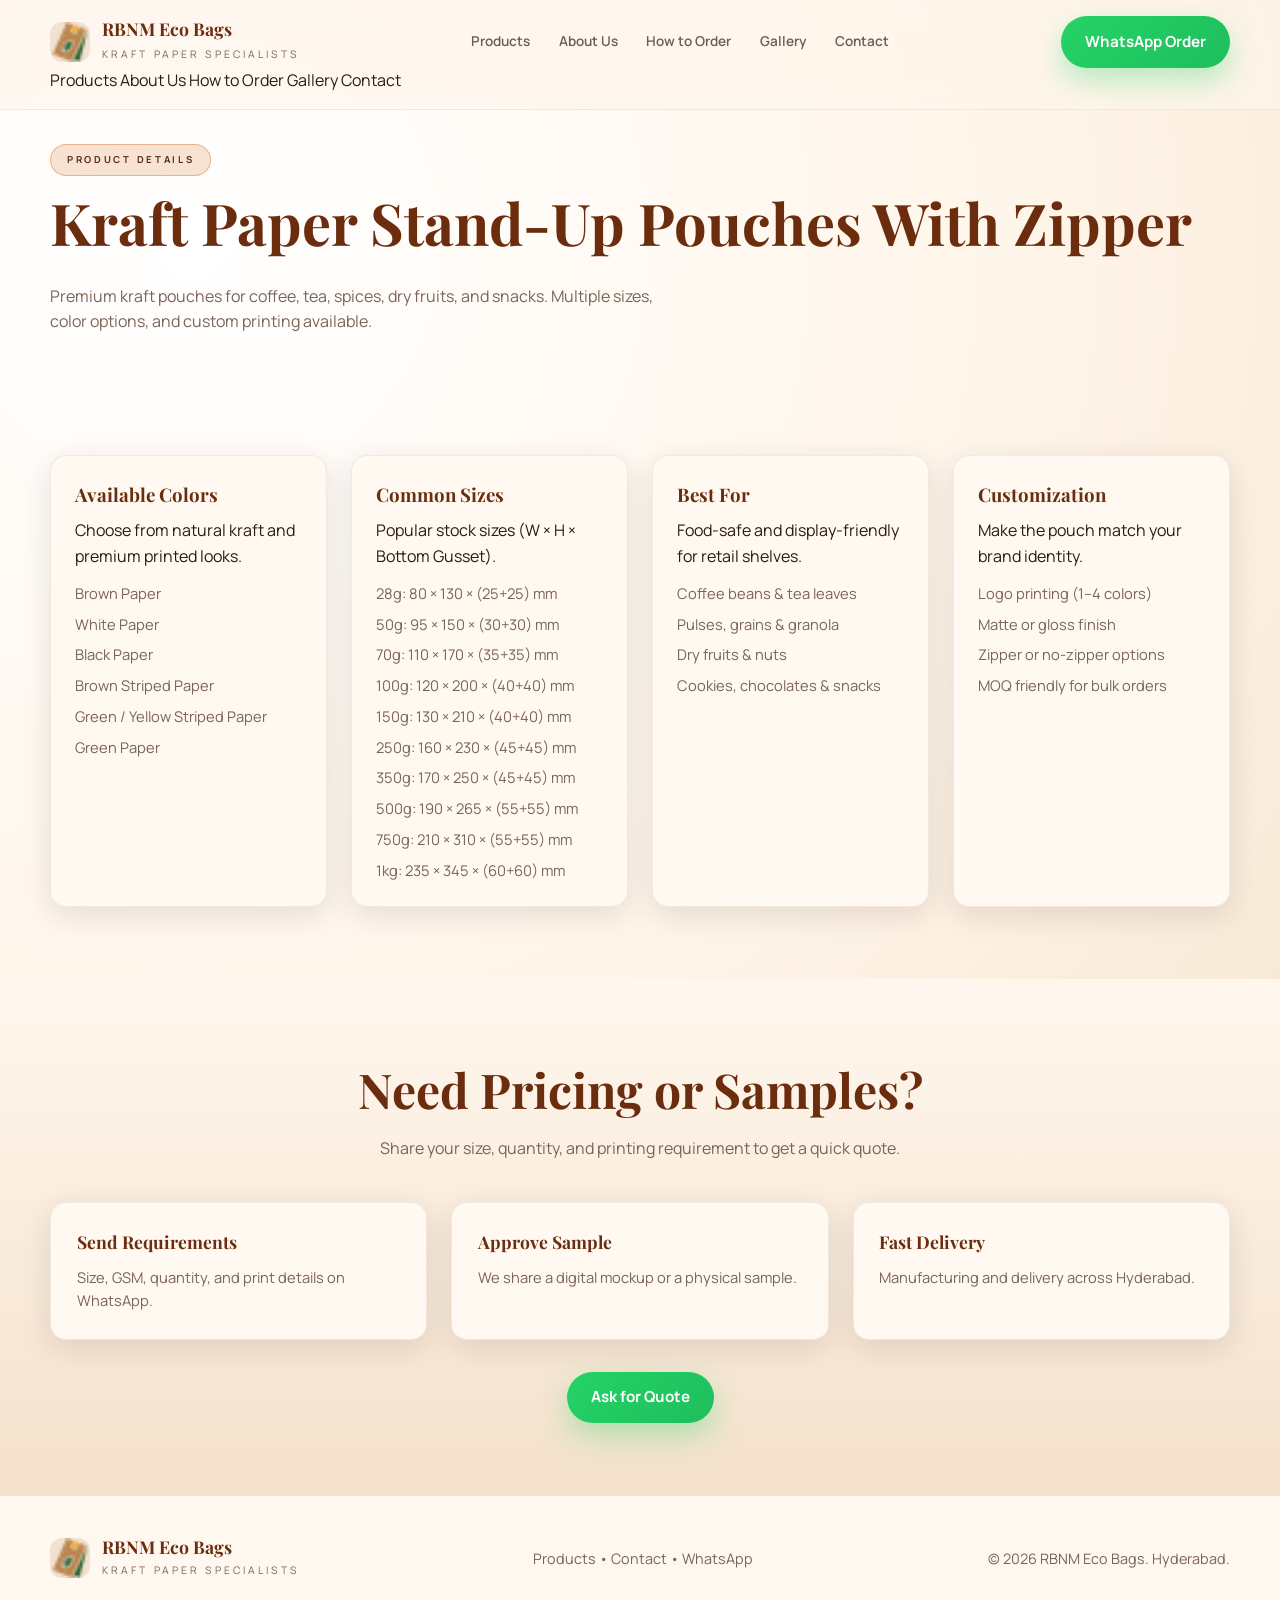
<file: rbnmecobags/kraft-paper-stand-up-pouches.html>
<!DOCTYPE html>
<html lang="en">
<head>
  <meta charset="utf-8" />
  <meta name="viewport" content="width=device-width, initial-scale=1" />
  <title>Kraft Paper Stand-Up Pouches | RBNM Eco Bags</title>
  <meta name="description" content="Kraft paper stand-up pouches with zipper for coffee, tea, dry fruits, and snacks. Multiple sizes, colors, and custom printing options." />
  <link rel="icon" href="favicon.ico" type="image/x-icon" />
  <link rel="preconnect" href="https://fonts.googleapis.com" />
  <link rel="preconnect" href="https://fonts.gstatic.com" crossorigin />
  <link href="https://fonts.googleapis.com/css2?family=Playfair+Display:wght@500;600;700&family=Manrope:wght@400;500;600;700&display=swap" rel="stylesheet" />
  <link rel="stylesheet" href="style.css" />
</head>
<body>
  <header>
    <div class="container nav">
      <a class="brand" href="index.html">
        <img src="favicon.ico" alt="RBNM Eco Bags logo" />
        <div>
          <h1>RBNM Eco Bags</h1>
          <span>Kraft Paper Specialists</span>
        </div>
      </a>
      <nav class="nav-links">
        <a href="products.html">Products</a>
        <a href="about-us.html">About Us</a>
        <a href="process.html">How to Order</a>
        <a href="gallery.html">Gallery</a>
        <a href="contact.html">Contact</a>
      </nav>
      <a class="btn btn-primary" href="https://wa.me/919876543210?text=Hi%20RBNM%20Eco%20Bags!%20I%20need%20kraft%20paper%20stand-up%20pouches%20with%20zipper.%20Please%20share%20sizes%20and%20pricing." target="_blank" rel="noopener noreferrer">
        WhatsApp Order
      </a>
      <button class="menu-btn" id="menuBtn" aria-label="Open menu">
        <span></span>
        <span></span>
        <span></span>
      </button>
    </div>
    <div class="container mobile-menu" id="mobileMenu">
      <a href="products.html">Products</a>
      <a href="about-us.html">About Us</a>
      <a href="process.html">How to Order</a>
      <a href="gallery.html">Gallery</a>
      <a href="contact.html">Contact</a>
    </div>
  </header>

  <main>
    <section class="page-hero">
      <div class="container">
        <span class="pill">Product Details</span>
        <h2>Kraft Paper Stand-Up Pouches With Zipper</h2>
        <p>Premium kraft pouches for coffee, tea, spices, dry fruits, and snacks. Multiple sizes, color options, and custom printing available.</p>
      </div>
    </section>

    <section>
      <div class="container detail-grid">
        <article class="detail-card">
          <h3>Available Colors</h3>
          <p>Choose from natural kraft and premium printed looks.</p>
          <ul>
            <li>Brown Paper</li>
            <li>White Paper</li>
            <li>Black Paper</li>
            <li>Brown Striped Paper</li>
            <li>Green / Yellow Striped Paper</li>
            <li>Green Paper</li>
          </ul>
        </article>
        <article class="detail-card">
          <h3>Common Sizes</h3>
          <p>Popular stock sizes (W × H × Bottom Gusset).</p>
          <ul>
            <li>28g: 80 × 130 × (25+25) mm</li>
            <li>50g: 95 × 150 × (30+30) mm</li>
            <li>70g: 110 × 170 × (35+35) mm</li>
            <li>100g: 120 × 200 × (40+40) mm</li>
            <li>150g: 130 × 210 × (40+40) mm</li>
            <li>250g: 160 × 230 × (45+45) mm</li>
            <li>350g: 170 × 250 × (45+45) mm</li>
            <li>500g: 190 × 265 × (55+55) mm</li>
            <li>750g: 210 × 310 × (55+55) mm</li>
            <li>1kg: 235 × 345 × (60+60) mm</li>
          </ul>
        </article>
        <article class="detail-card">
          <h3>Best For</h3>
          <p>Food-safe and display-friendly for retail shelves.</p>
          <ul>
            <li>Coffee beans & tea leaves</li>
            <li>Pulses, grains & granola</li>
            <li>Dry fruits & nuts</li>
            <li>Cookies, chocolates & snacks</li>
          </ul>
        </article>
        <article class="detail-card">
          <h3>Customization</h3>
          <p>Make the pouch match your brand identity.</p>
          <ul>
            <li>Logo printing (1–4 colors)</li>
            <li>Matte or gloss finish</li>
            <li>Zipper or no-zipper options</li>
            <li>MOQ friendly for bulk orders</li>
          </ul>
        </article>
      </div>
    </section>

    <section class="process">
      <div class="container">
        <div class="section-title">
          <h2>Need Pricing or Samples?</h2>
          <p>Share your size, quantity, and printing requirement to get a quick quote.</p>
        </div>
        <div class="cards">
          <article class="card">
            <h3>Send Requirements</h3>
            <p>Size, GSM, quantity, and print details on WhatsApp.</p>
          </article>
          <article class="card">
            <h3>Approve Sample</h3>
            <p>We share a digital mockup or a physical sample.</p>
          </article>
          <article class="card">
            <h3>Fast Delivery</h3>
            <p>Manufacturing and delivery across Hyderabad.</p>
          </article>
        </div>
        <div style="margin-top: 2rem; text-align: center;">
          <a class="btn btn-primary" href="https://wa.me/919876543210?text=Hi%20RBNM%20Eco%20Bags!%20I%20need%20kraft%20paper%20stand-up%20pouches%20with%20zipper.%20Please%20share%20sizes%20and%20pricing." target="_blank" rel="noopener noreferrer">Ask for Quote</a>
        </div>
      </div>
    </section>
  </main>

  <footer>
    <div class="container footer-grid">
      <div class="brand">
        <img src="favicon.ico" alt="RBNM Eco Bags logo" />
        <div>
          <h1>RBNM Eco Bags</h1>
          <span>Kraft Paper Specialists</span>
        </div>
      </div>
      <div>
        <a href="products.html">Products</a> •
        <a href="contact.html">Contact</a> •
        <a href="https://wa.me/919876543210?text=Hi%20RBNM%20Eco%20Bags!%20I%20need%20more%20information%20about%20your%20kraft%20paper%20bags." target="_blank" rel="noopener noreferrer">WhatsApp</a>
      </div>
      <div>© 2026 RBNM Eco Bags. Hyderabad.</div>
    </div>
  </footer>

  <script>
    const menuBtn = document.getElementById("menuBtn");
    const mobileMenu = document.getElementById("mobileMenu");

    if (menuBtn && mobileMenu) {
      menuBtn.addEventListener("click", () => {
        mobileMenu.classList.toggle("show");
      });
    }
  </script>
</body>
</html>
</file>
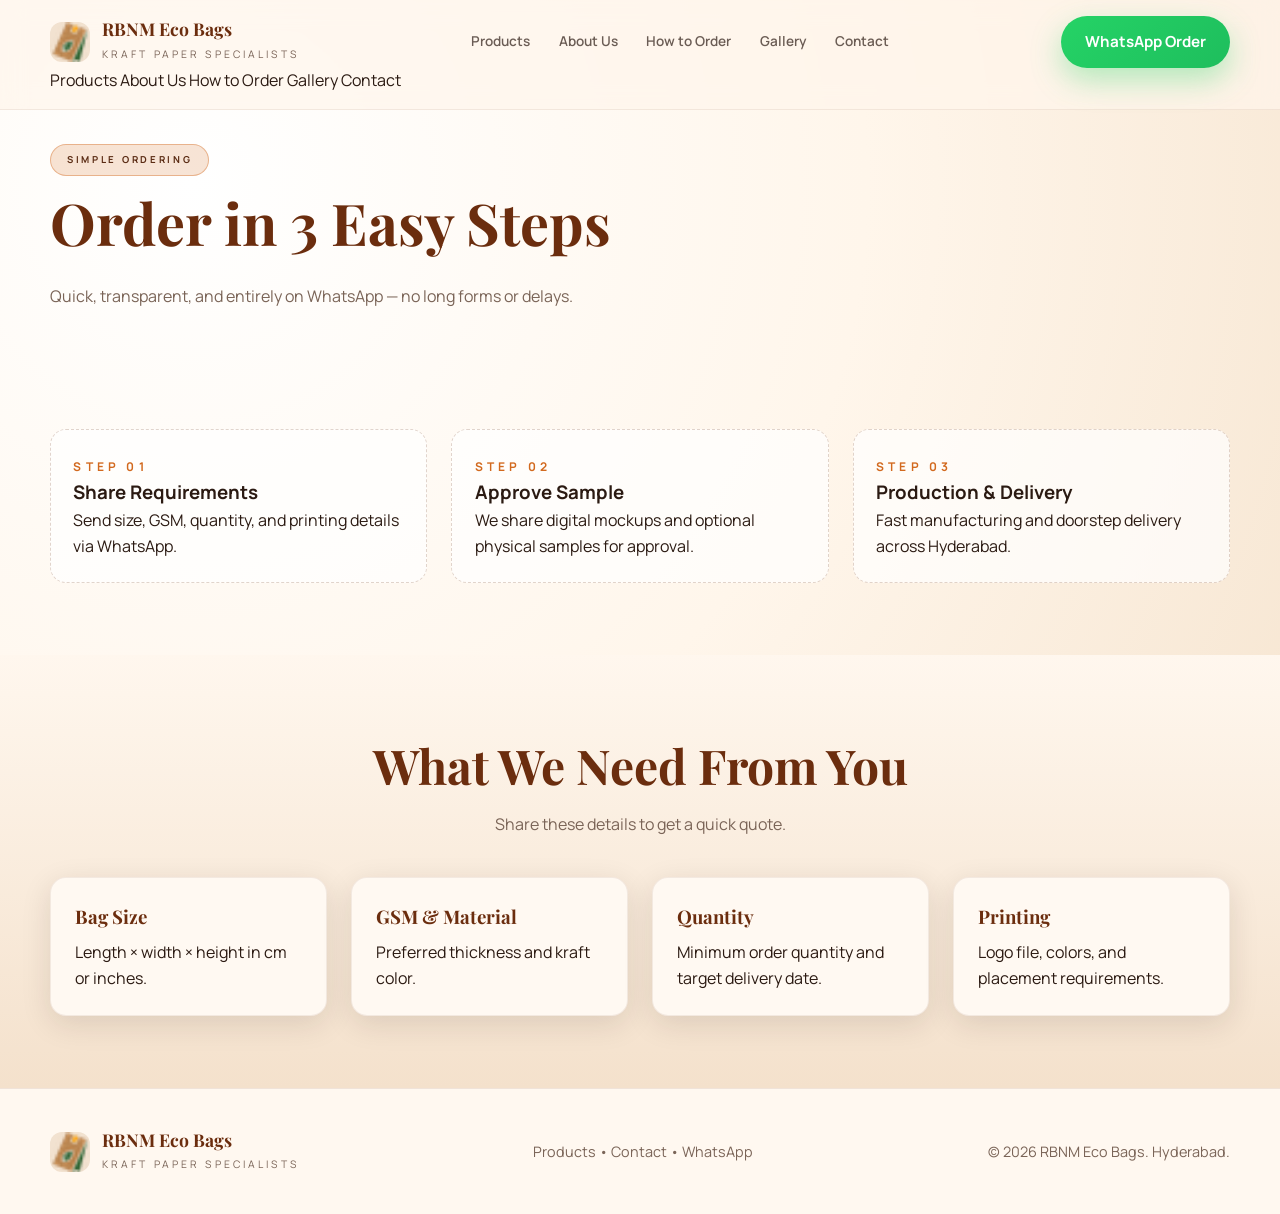
<file: rbnmecobags/process.html>
<!DOCTYPE html>
<html lang="en">
<head>
  <meta charset="utf-8" />
  <meta name="viewport" content="width=device-width, initial-scale=1" />
  <title>How to Order | RBNM Eco Bags</title>
  <meta name="description" content="Step-by-step ordering process for kraft paper bags in Hyderabad. Share requirements, approve samples, and get delivery." />
  <link rel="icon" href="favicon.ico" type="image/x-icon" />
  <link rel="preconnect" href="https://fonts.googleapis.com" />
  <link rel="preconnect" href="https://fonts.gstatic.com" crossorigin />
  <link href="https://fonts.googleapis.com/css2?family=Playfair+Display:wght@500;600;700&family=Manrope:wght@400;500;600;700&display=swap" rel="stylesheet" />
  <link rel="stylesheet" href="style.css" />
</head>
<body>
  <header>
    <div class="container nav">
      <a class="brand" href="index.html">
        <img src="favicon.ico" alt="RBNM Eco Bags logo" />
        <div>
          <h1>RBNM Eco Bags</h1>
          <span>Kraft Paper Specialists</span>
        </div>
      </a>
      <nav class="nav-links">
        <a href="products.html">Products</a>
        <a href="about-us.html">About Us</a>
        <a href="process.html">How to Order</a>
        <a href="gallery.html">Gallery</a>
        <a href="contact.html">Contact</a>
      </nav>
      <a class="btn btn-primary" href="https://wa.me/919876543210?text=Hi%20RBNM%20Eco%20Bags!%20Please%20explain%20your%20order%20process." target="_blank" rel="noopener noreferrer">
        WhatsApp Order
      </a>
      <button class="menu-btn" id="menuBtn" aria-label="Open menu">
        <span></span>
        <span></span>
        <span></span>
      </button>
    </div>
    <div class="container mobile-menu" id="mobileMenu">
      <a href="products.html">Products</a>
      <a href="about-us.html">About Us</a>
      <a href="process.html">How to Order</a>
      <a href="gallery.html">Gallery</a>
      <a href="contact.html">Contact</a>
    </div>
  </header>

  <main>
    <section class="page-hero">
      <div class="container">
        <span class="pill">Simple Ordering</span>
        <h2>Order in 3 Easy Steps</h2>
        <p>Quick, transparent, and entirely on WhatsApp — no long forms or delays.</p>
      </div>
    </section>

    <section>
      <div class="container">
        <div class="steps">
          <div class="step">
            <strong>Step 01</strong>
            <h3>Share Requirements</h3>
            <p>Send size, GSM, quantity, and printing details via WhatsApp.</p>
          </div>
          <div class="step">
            <strong>Step 02</strong>
            <h3>Approve Sample</h3>
            <p>We share digital mockups and optional physical samples for approval.</p>
          </div>
          <div class="step">
            <strong>Step 03</strong>
            <h3>Production & Delivery</h3>
            <p>Fast manufacturing and doorstep delivery across Hyderabad.</p>
          </div>
        </div>
      </div>
    </section>

    <section class="process">
      <div class="container">
        <div class="section-title">
          <h2>What We Need From You</h2>
          <p>Share these details to get a quick quote.</p>
        </div>
        <div class="detail-grid">
          <article class="detail-card">
            <h3>Bag Size</h3>
            <p>Length × width × height in cm or inches.</p>
          </article>
          <article class="detail-card">
            <h3>GSM & Material</h3>
            <p>Preferred thickness and kraft color.</p>
          </article>
          <article class="detail-card">
            <h3>Quantity</h3>
            <p>Minimum order quantity and target delivery date.</p>
          </article>
          <article class="detail-card">
            <h3>Printing</h3>
            <p>Logo file, colors, and placement requirements.</p>
          </article>
        </div>
      </div>
    </section>
  </main>

  <footer>
    <div class="container footer-grid">
      <div class="brand">
        <img src="favicon.ico" alt="RBNM Eco Bags logo" />
        <div>
          <h1>RBNM Eco Bags</h1>
          <span>Kraft Paper Specialists</span>
        </div>
      </div>
      <div>
        <a href="products.html">Products</a> •
        <a href="contact.html">Contact</a> •
        <a href="https://wa.me/919876543210?text=Hi%20RBNM%20Eco%20Bags!%20I%20need%20more%20information%20about%20your%20kraft%20paper%20bags." target="_blank" rel="noopener noreferrer">WhatsApp</a>
      </div>
      <div>© 2026 RBNM Eco Bags. Hyderabad.</div>
    </div>
  </footer>

  <script>
    const menuBtn = document.getElementById("menuBtn");
    const mobileMenu = document.getElementById("mobileMenu");

    if (menuBtn && mobileMenu) {
      menuBtn.addEventListener("click", () => {
        mobileMenu.classList.toggle("show");
      });
    }
  </script>
</body>
</html>
</file>
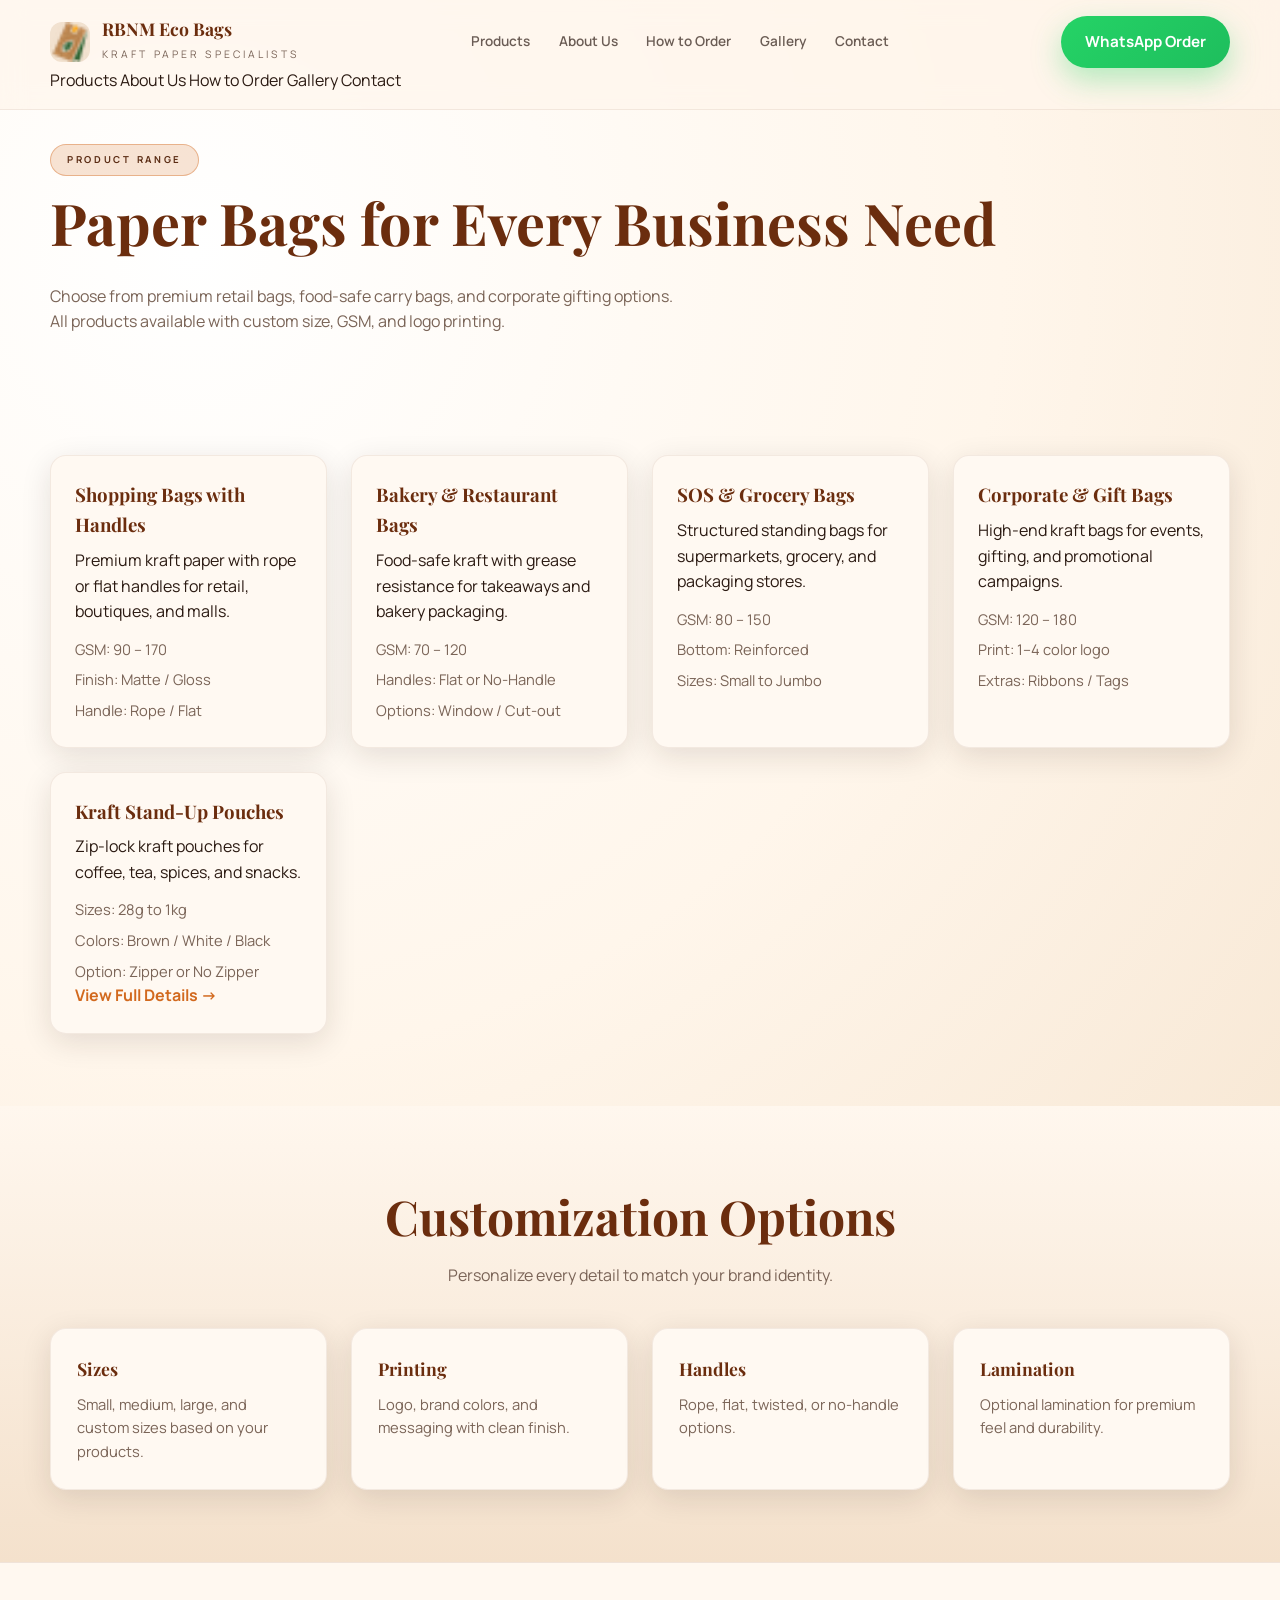
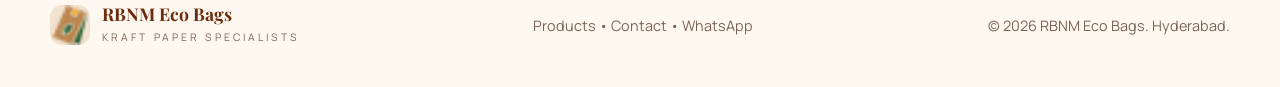
<file: rbnmecobags/products.html>
<!DOCTYPE html>
<html lang="en">
<head>
  <meta charset="utf-8" />
  <meta name="viewport" content="width=device-width, initial-scale=1" />
  <title>Products | RBNM Eco Bags</title>
  <meta name="description" content="Explore kraft paper bag products: shopping bags, bakery bags, SOS bags, and corporate gift bags with custom printing." />
  <link rel="icon" href="favicon.ico" type="image/x-icon" />
  <link rel="preconnect" href="https://fonts.googleapis.com" />
  <link rel="preconnect" href="https://fonts.gstatic.com" crossorigin />
  <link href="https://fonts.googleapis.com/css2?family=Playfair+Display:wght@500;600;700&family=Manrope:wght@400;500;600;700&display=swap" rel="stylesheet" />
  <link rel="stylesheet" href="style.css" />
</head>
<body>
  <header>
    <div class="container nav">
      <a class="brand" href="index.html">
        <img src="favicon.ico" alt="RBNM Eco Bags logo" />
        <div>
          <h1>RBNM Eco Bags</h1>
          <span>Kraft Paper Specialists</span>
        </div>
      </a>
      <nav class="nav-links">
        <a href="products.html">Products</a>
        <a href="about-us.html">About Us</a>
        <a href="process.html">How to Order</a>
        <a href="gallery.html">Gallery</a>
        <a href="contact.html">Contact</a>
      </nav>
      <a class="btn btn-primary" href="https://wa.me/919876543210?text=Hi%20RBNM%20Eco%20Bags!%20Please%20share%20your%20kraft%20bag%20catalogue%20and%20pricing." target="_blank" rel="noopener noreferrer">
        WhatsApp Order
      </a>
      <button class="menu-btn" id="menuBtn" aria-label="Open menu">
        <span></span>
        <span></span>
        <span></span>
      </button>
    </div>
    <div class="container mobile-menu" id="mobileMenu">
      <a href="products.html">Products</a>
      <a href="about-us.html">About Us</a>
      <a href="process.html">How to Order</a>
      <a href="gallery.html">Gallery</a>
      <a href="contact.html">Contact</a>
    </div>
  </header>

  <main>
    <section class="page-hero">
      <div class="container">
        <span class="pill">Product Range</span>
        <h2>Paper Bags for Every Business Need</h2>
        <p>Choose from premium retail bags, food-safe carry bags, and corporate gifting options. All products available with custom size, GSM, and logo printing.</p>
      </div>
    </section>

    <section>
      <div class="container detail-grid">
        <article class="detail-card">
          <h3>Shopping Bags with Handles</h3>
          <p>Premium kraft paper with rope or flat handles for retail, boutiques, and malls.</p>
          <ul>
            <li>GSM: 90 – 170</li>
            <li>Finish: Matte / Gloss</li>
            <li>Handle: Rope / Flat</li>
          </ul>
        </article>
        <article class="detail-card">
          <h3>Bakery & Restaurant Bags</h3>
          <p>Food-safe kraft with grease resistance for takeaways and bakery packaging.</p>
          <ul>
            <li>GSM: 70 – 120</li>
            <li>Handles: Flat or No-Handle</li>
            <li>Options: Window / Cut-out</li>
          </ul>
        </article>
        <article class="detail-card">
          <h3>SOS & Grocery Bags</h3>
          <p>Structured standing bags for supermarkets, grocery, and packaging stores.</p>
          <ul>
            <li>GSM: 80 – 150</li>
            <li>Bottom: Reinforced</li>
            <li>Sizes: Small to Jumbo</li>
          </ul>
        </article>
        <article class="detail-card">
          <h3>Corporate & Gift Bags</h3>
          <p>High-end kraft bags for events, gifting, and promotional campaigns.</p>
          <ul>
            <li>GSM: 120 – 180</li>
            <li>Print: 1–4 color logo</li>
            <li>Extras: Ribbons / Tags</li>
          </ul>
        </article>
        <article class="detail-card">
          <h3>Kraft Stand-Up Pouches</h3>
          <p>Zip-lock kraft pouches for coffee, tea, spices, and snacks.</p>
          <ul>
            <li>Sizes: 28g to 1kg</li>
            <li>Colors: Brown / White / Black</li>
            <li>Option: Zipper or No Zipper</li>
          </ul>
          <a class="text-link" href="kraft-paper-stand-up-pouches.html">View Full Details →</a>
        </article>
      </div>
    </section>

    <section class="process">
      <div class="container">
        <div class="section-title">
          <h2>Customization Options</h2>
          <p>Personalize every detail to match your brand identity.</p>
        </div>
        <div class="cards">
          <article class="card">
            <h3>Sizes</h3>
            <p>Small, medium, large, and custom sizes based on your products.</p>
          </article>
          <article class="card">
            <h3>Printing</h3>
            <p>Logo, brand colors, and messaging with clean finish.</p>
          </article>
          <article class="card">
            <h3>Handles</h3>
            <p>Rope, flat, twisted, or no-handle options.</p>
          </article>
          <article class="card">
            <h3>Lamination</h3>
            <p>Optional lamination for premium feel and durability.</p>
          </article>
        </div>
      </div>
    </section>
  </main>

  <footer>
    <div class="container footer-grid">
      <div class="brand">
        <img src="favicon.ico" alt="RBNM Eco Bags logo" />
        <div>
          <h1>RBNM Eco Bags</h1>
          <span>Kraft Paper Specialists</span>
        </div>
      </div>
      <div>
        <a href="products.html">Products</a> •
        <a href="contact.html">Contact</a> •
        <a href="https://wa.me/919876543210?text=Hi%20RBNM%20Eco%20Bags!%20I%20need%20more%20information%20about%20your%20kraft%20paper%20bags." target="_blank" rel="noopener noreferrer">WhatsApp</a>
      </div>
      <div>© 2026 RBNM Eco Bags. Hyderabad.</div>
    </div>
  </footer>

  <script>
    const menuBtn = document.getElementById("menuBtn");
    const mobileMenu = document.getElementById("mobileMenu");

    if (menuBtn && mobileMenu) {
      menuBtn.addEventListener("click", () => {
        mobileMenu.classList.toggle("show");
      });
    }
  </script>
</body>
</html>
</file>
<file: style.css>
:root {
  --bg: #fff6eb;
  --bg-deep: #f3dfc7;
  --kraft: #6b2d0e;
  --amber: #d2691e;
  --amber-glow: #f7b36d;
  --forest: #1a6b3c;
  --ink: #2b1a12;
  --muted: #7a6457;
  --white: #ffffff;
  --card: #fff9f2;
  --shadow: 0 18px 60px rgba(21, 10, 5, 0.18);
  --shadow-soft: 0 8px 30px rgba(43, 26, 18, 0.12);
  --radius-lg: 24px;
  --radius-md: 16px;
  --radius-sm: 12px;
  --max: 1180px;
}

* {
  box-sizing: border-box;
  margin: 0;
  padding: 0;
}

body {
  font-family: "Manrope", sans-serif;
  color: var(--ink);
  background: radial-gradient(circle at 15% 15%, #ffffff 0%, var(--bg) 45%, var(--bg-deep) 100%);
  line-height: 1.6;
}

img {
  max-width: 100%;
  display: block;
}

a {
  color: inherit;
  text-decoration: none;
}

.container {
  width: min(100% - 2rem, var(--max));
  margin: 0 auto;
}

.pill {
  display: inline-flex;
  align-items: center;
  gap: 0.4rem;
  padding: 0.45rem 1rem;
  border-radius: 999px;
  background: rgba(210, 105, 30, 0.18);
  border: 1px solid rgba(210, 105, 30, 0.4);
  color: #5b2c14;
  font-weight: 700;
  letter-spacing: 0.28em;
  font-size: 0.6rem;
  text-transform: uppercase;
}

.btn {
  display: inline-flex;
  align-items: center;
  justify-content: center;
  gap: 0.6rem;
  padding: 0.85rem 1.5rem;
  border-radius: 999px;
  font-weight: 700;
  font-size: 0.95rem;
  transition: transform 0.2s ease, box-shadow 0.2s ease;
  border: 0;
  cursor: pointer;
}

.btn-primary {
  background: linear-gradient(135deg, #25d366, #1ebe5d);
  color: var(--white);
  box-shadow: 0 12px 30px rgba(37, 211, 102, 0.35);
}

.btn-primary:hover {
  transform: translateY(-2px);
  box-shadow: 0 16px 40px rgba(37, 211, 102, 0.4);
}

.btn-ghost {
  background: rgba(255, 255, 255, 0.2);
  border: 1px solid rgba(255, 255, 255, 0.35);
  color: var(--white);
  backdrop-filter: blur(10px);
}

header {
  position: fixed;
  top: 0;
  left: 0;
  right: 0;
  z-index: 100;
  padding: 1rem 0;
  transition: background 0.3s ease, box-shadow 0.3s ease;
  background: rgba(255, 246, 235, 0.7);
  backdrop-filter: blur(12px);
  border-bottom: 1px solid rgba(107, 45, 14, 0.08);
}

.nav {
  display: flex;
  align-items: center;
  justify-content: space-between;
  gap: 1rem;
}

.brand {
  display: flex;
  align-items: center;
  gap: 0.75rem;
}

.brand img {
  width: 40px;
  height: 40px;
  border-radius: 12px;
  background: #f2e2d0;
}

.brand h1 {
  font-family: "Playfair Display", serif;
  font-size: 1.1rem;
  line-height: 1.2;
  color: var(--kraft);
}

.brand span {
  font-size: 0.65rem;
  letter-spacing: 0.3em;
  text-transform: uppercase;
  color: var(--muted);
}

.nav-links {
  display: flex;
  align-items: center;
  gap: 1.8rem;
  font-size: 0.85rem;
  font-weight: 600;
  color: rgba(43, 26, 18, 0.7);
}

.nav-links a:hover {
  color: var(--amber);
}

.menu-btn {
  display: none;
  background: none;
  border: none;
  cursor: pointer;
  padding: 0.4rem;
}

.menu-btn span {
  display: block;
  width: 26px;
  height: 2px;
  background: var(--kraft);
  margin: 5px 0;
  transition: transform 0.3s ease;
}

.hero {
  padding: 9rem 0 5rem;
  position: relative;
  overflow: hidden;
}

.hero::before {
  content: "";
  position: absolute;
  inset: 0;
  background: radial-gradient(circle at 80% 20%, rgba(247, 179, 109, 0.35), transparent 50%),
    radial-gradient(circle at 10% 80%, rgba(26, 107, 60, 0.2), transparent 45%);
  z-index: -1;
}

.hero-grid {
  display: grid;
  grid-template-columns: repeat(auto-fit, minmax(280px, 1fr));
  gap: 2.5rem;
  align-items: center;
}

.hero h2 {
  font-family: "Playfair Display", serif;
  font-size: clamp(2.4rem, 5vw, 4.6rem);
  line-height: 1.05;
  color: var(--kraft);
  margin: 1rem 0;
}

.hero p {
  font-size: 1rem;
  color: var(--muted);
  max-width: 520px;
}

.hero-actions {
  display: flex;
  flex-wrap: wrap;
  gap: 1rem;
  margin-top: 2rem;
}

.trust-row {
  margin-top: 2.5rem;
  display: flex;
  flex-wrap: wrap;
  gap: 1.2rem 2rem;
  font-size: 0.85rem;
  color: var(--muted);
  font-weight: 600;
}

.trust-row span {
  display: inline-flex;
  align-items: center;
  gap: 0.5rem;
}

.hero-3d {
  position: relative;
}

.bag-stack {
  display: grid;
  grid-auto-flow: column;
  grid-auto-columns: minmax(260px, 1fr);
  gap: 1.4rem;
  overflow-x: auto;
  overscroll-behavior-x: contain;
  scroll-snap-type: x mandatory;
  padding: 0.5rem 0 1rem;
  -webkit-overflow-scrolling: touch;
  scrollbar-width: none;
}

.bag-stack::-webkit-scrollbar {
  display: none;
}

.bag-card {
  position: relative;
  border-radius: var(--radius-lg);
  background: linear-gradient(145deg, #fffdf9, #f3dac2);
  border: 1px solid rgba(107, 45, 14, 0.18);
  box-shadow: var(--shadow);
  transition: transform 0.3s ease, box-shadow 0.3s ease;
  display: flex;
  flex-direction: column;
  justify-content: space-between;
  padding: 1.7rem;
  min-height: 320px;
  scroll-snap-align: center;
}

.bag-controls {
  display: flex;
  align-items: center;
  gap: 0.6rem;
  margin-top: 1rem;
}

.bag-btn {
  width: 44px;
  height: 44px;
  border-radius: 999px;
  border: 1px solid rgba(107, 45, 14, 0.2);
  background: rgba(255, 255, 255, 0.7);
  color: var(--kraft);
  font-size: 1.1rem;
  cursor: pointer;
  box-shadow: var(--shadow-soft);
}

.bag-btn:hover {
  transform: translateY(-1px);
}


.bag-card:nth-child(1) {
}

.bag-card:nth-child(2) {
  opacity: 1;
}

.bag-card:nth-child(3) {
  opacity: 1;
}

.bag-card:hover {
  transform: translateY(-6px);
  box-shadow: 0 24px 70px rgba(33, 18, 9, 0.25);
}

.bag-card .badge {
  align-self: flex-start;
  background: rgba(26, 107, 60, 0.12);
  color: var(--forest);
  font-weight: 700;
  padding: 0.3rem 0.7rem;
  border-radius: 999px;
  font-size: 0.7rem;
}

.bag-card h3 {
  font-family: "Playfair Display", serif;
  font-size: 1.5rem;
  color: var(--kraft);
  margin-top: 0.8rem;
}

.bag-card p {
  font-size: 0.9rem;
  color: var(--muted);
  margin-top: 0.6rem;
}

.bag-card .tag {
  font-size: 0.75rem;
  letter-spacing: 0.2em;
  text-transform: uppercase;
  color: rgba(107, 45, 14, 0.6);
  font-weight: 700;
}

section {
  padding: 4.5rem 0;
}

.section-title {
  text-align: center;
  margin-bottom: 2.5rem;
}

.section-title h2 {
  font-family: "Playfair Display", serif;
  font-size: clamp(1.8rem, 4vw, 3rem);
  color: var(--kraft);
  margin-bottom: 0.5rem;
}

.section-title p {
  color: var(--muted);
  max-width: 600px;
  margin: 0.5rem auto 0;
}

.cards {
  display: grid;
  grid-template-columns: repeat(auto-fit, minmax(240px, 1fr));
  gap: 1.5rem;
}

.card {
  background: var(--card);
  border-radius: var(--radius-md);
  padding: 1.6rem;
  box-shadow: var(--shadow-soft);
  border: 1px solid rgba(107, 45, 14, 0.08);
  transform: translateZ(0);
  transition: transform 0.3s ease, box-shadow 0.3s ease;
  transform-style: preserve-3d;
}

.card:hover {
  transform: translateY(-8px) rotateX(4deg) rotateY(-4deg) scale(1.01);
  box-shadow: 0 18px 44px rgba(33, 18, 9, 0.18);
}

.card h3 {
  font-size: 1.1rem;
  color: var(--kraft);
  margin-bottom: 0.6rem;
  font-family: "Playfair Display", serif;
}

.card p {
  font-size: 0.92rem;
  color: var(--muted);
}

.process {
  background: linear-gradient(180deg, #fff7ee, #f4e1cc);
}

.steps {
  display: grid;
  grid-template-columns: repeat(auto-fit, minmax(240px, 1fr));
  gap: 1.5rem;
}

.step {
  padding: 1.4rem;
  border-radius: var(--radius-md);
  background: rgba(255, 255, 255, 0.7);
  border: 1px dashed rgba(107, 45, 14, 0.2);
}

.step strong {
  font-size: 0.75rem;
  letter-spacing: 0.35em;
  text-transform: uppercase;
  color: var(--amber);
}

.gallery {
  display: grid;
  grid-template-columns: repeat(auto-fit, minmax(220px, 1fr));
  gap: 1.2rem;
}

.video-wrapper {
  display: block;
  border-radius: var(--radius-md);
  overflow: hidden;
  box-shadow: var(--shadow-soft);
  transform-style: preserve-3d;
  transition: transform 0.35s ease, box-shadow 0.35s ease;
}

.video-wrapper:hover {
  transform: perspective(900px) rotateY(-6deg) rotateX(4deg) scale(1.02);
  box-shadow: 0 20px 50px rgba(33, 18, 9, 0.22);
}

.gallery a {
  display: block;
}

.gallery img {
  border-radius: var(--radius-md);
  height: 220px;
  object-fit: cover;
  box-shadow: var(--shadow-soft);
  transform-style: preserve-3d;
  transition: transform 0.35s ease, box-shadow 0.35s ease;
  cursor: zoom-in;
}

.gallery img:hover {
  transform: perspective(900px) rotateY(-6deg) rotateX(4deg) scale(1.02);
  box-shadow: 0 20px 50px rgba(33, 18, 9, 0.22);
}

.lightbox {
  position: fixed;
  inset: 0;
  display: flex;
  align-items: center;
  justify-content: center;
  padding: 2rem;
  background: rgba(17, 9, 5, 0.82);
  opacity: 0;
  pointer-events: none;
  transition: opacity 0.3s ease;
  z-index: 200;
}

.lightbox.open {
  opacity: 1;
  pointer-events: auto;
}

.lightbox-panel {
  max-width: min(92vw, 980px);
  width: 100%;
  background: #fff7ee;
  border-radius: var(--radius-lg);
  border: 1px solid rgba(107, 45, 14, 0.2);
  box-shadow: 0 30px 90px rgba(18, 9, 5, 0.45);
  padding: 1.4rem;
  position: relative;
}

.lightbox-panel img {
  width: 100%;
  max-height: 70vh;
  object-fit: contain;
  border-radius: var(--radius-md);
  background: #f7e7d4;
}

.lightbox-panel p {
  margin-top: 0.8rem;
  color: var(--muted);
  font-size: 0.95rem;
  text-align: center;
}

.lightbox-close {
  position: absolute;
  top: 0.8rem;
  right: 0.8rem;
  width: 40px;
  height: 40px;
  border-radius: 999px;
  border: none;
  background: rgba(107, 45, 14, 0.15);
  color: var(--kraft);
  font-size: 1.4rem;
  cursor: pointer;
}

.lightbox-close:hover {
  background: rgba(107, 45, 14, 0.25);
}

.no-scroll {
  overflow: hidden;
}

.cta {
  background: linear-gradient(135deg, #2c1810, #6b2d0e 60%, #d2691e 100%);
  color: var(--white);
  border-radius: var(--radius-lg);
  padding: 3rem;
  display: grid;
  gap: 2rem;
  align-items: center;
  grid-template-columns: repeat(auto-fit, minmax(240px, 1fr));
  box-shadow: var(--shadow);
}

.cta h2 {
  font-family: "Playfair Display", serif;
  font-size: clamp(1.8rem, 4vw, 2.8rem);
  margin-bottom: 0.6rem;
}

.cta p {
  color: rgba(255, 255, 255, 0.7);
}

footer {
  padding: 2.5rem 0;
  border-top: 1px solid rgba(107, 45, 14, 0.1);
  background: #fff8f0;
}

.footer-grid {
  display: flex;
  flex-wrap: wrap;
  gap: 1rem 2rem;
  align-items: center;
  justify-content: space-between;
  color: var(--muted);
  font-size: 0.9rem;
}

.contact-row {
  display: flex;
  flex-wrap: wrap;
  gap: 1rem 2rem;
  font-size: 0.9rem;
  color: rgba(255, 255, 255, 0.7);
}

.page-hero {
  padding: 9rem 0 3rem;
}

.page-hero h2 {
  font-family: "Playfair Display", serif;
  font-size: clamp(2.2rem, 4.5vw, 3.6rem);
  color: var(--kraft);
}

.page-hero p {
  color: var(--muted);
  max-width: 640px;
  margin-top: 1rem;
}

.detail-grid {
  display: grid;
  grid-template-columns: repeat(auto-fit, minmax(260px, 1fr));
  gap: 1.5rem;
}

.detail-card {
  background: var(--card);
  border-radius: var(--radius-md);
  padding: 1.5rem;
  box-shadow: var(--shadow-soft);
  border: 1px solid rgba(107, 45, 14, 0.08);
  transform-style: preserve-3d;
  transition: transform 0.35s ease, box-shadow 0.35s ease;
}

.detail-card h3 {
  font-family: "Playfair Display", serif;
  color: var(--kraft);
  margin-bottom: 0.5rem;
}

.detail-card:hover {
  transform: translateY(-8px) rotateX(3deg) rotateY(3deg);
  box-shadow: 0 18px 44px rgba(33, 18, 9, 0.18);
}

.detail-card ul {
  list-style: none;
  margin-top: 0.8rem;
  display: grid;
  gap: 0.45rem;
  color: var(--muted);
  font-size: 0.92rem;
}

.text-link {
  display: inline-flex;
  align-items: center;
  gap: 0.4rem;
  font-weight: 700;
  color: var(--amber);
  text-decoration: none;
}

.text-link:hover {
  color: var(--kraft);
}

@media (max-width: 920px) {
  .nav-links {
    display: none;
  }

  .menu-btn {
    display: inline-block;
  }

  .mobile-menu {
    display: none;
    flex-direction: column;
    gap: 0.8rem;
    background: rgba(255, 248, 240, 0.96);
    border: 1px solid rgba(107, 45, 14, 0.1);
    padding: 1rem;
    margin-top: 1rem;
    border-radius: var(--radius-md);
  }

  .mobile-menu.show {
    display: flex;
  }
}

@media (max-width: 720px) {
  .hero {
    padding-top: 7.5rem;
  }

  .bag-stack {
    height: 320px;
  }

  .cta {
    padding: 2rem;
  }
}
</file>
<file: rbnmecobags/style.css>
:root {
  --bg: #fff6eb;
  --bg-deep: #f3dfc7;
  --kraft: #6b2d0e;
  --amber: #d2691e;
  --amber-glow: #f7b36d;
  --forest: #1a6b3c;
  --ink: #2b1a12;
  --muted: #7a6457;
  --white: #ffffff;
  --card: #fff9f2;
  --shadow: 0 18px 60px rgba(21, 10, 5, 0.18);
  --shadow-soft: 0 8px 30px rgba(43, 26, 18, 0.12);
  --radius-lg: 24px;
  --radius-md: 16px;
  --radius-sm: 12px;
  --max: 1180px;
}

* {
  box-sizing: border-box;
  margin: 0;
  padding: 0;
}

body {
  font-family: "Manrope", sans-serif;
  color: var(--ink);
  background: radial-gradient(circle at 15% 15%, #ffffff 0%, var(--bg) 45%, var(--bg-deep) 100%);
  line-height: 1.6;
}

img {
  max-width: 100%;
  display: block;
}

a {
  color: inherit;
  text-decoration: none;
}

.container {
  width: min(100% - 2rem, var(--max));
  margin: 0 auto;
}

.pill {
  display: inline-flex;
  align-items: center;
  gap: 0.4rem;
  padding: 0.45rem 1rem;
  border-radius: 999px;
  background: rgba(210, 105, 30, 0.18);
  border: 1px solid rgba(210, 105, 30, 0.4);
  color: #5b2c14;
  font-weight: 700;
  letter-spacing: 0.28em;
  font-size: 0.6rem;
  text-transform: uppercase;
}

.btn {
  display: inline-flex;
  align-items: center;
  justify-content: center;
  gap: 0.6rem;
  padding: 0.85rem 1.5rem;
  border-radius: 999px;
  font-weight: 700;
  font-size: 0.95rem;
  transition: transform 0.2s ease, box-shadow 0.2s ease;
  border: 0;
  cursor: pointer;
}

.btn-primary {
  background: linear-gradient(135deg, #25d366, #1ebe5d);
  color: var(--white);
  box-shadow: 0 12px 30px rgba(37, 211, 102, 0.35);
}

.btn-primary:hover {
  transform: translateY(-2px);
  box-shadow: 0 16px 40px rgba(37, 211, 102, 0.4);
}

.btn-ghost {
  background: rgba(255, 255, 255, 0.2);
  border: 1px solid rgba(255, 255, 255, 0.35);
  color: var(--white);
  backdrop-filter: blur(10px);
}

header {
  position: fixed;
  top: 0;
  left: 0;
  right: 0;
  z-index: 100;
  padding: 1rem 0;
  transition: background 0.3s ease, box-shadow 0.3s ease;
  background: rgba(255, 246, 235, 0.7);
  backdrop-filter: blur(12px);
  border-bottom: 1px solid rgba(107, 45, 14, 0.08);
}

.nav {
  display: flex;
  align-items: center;
  justify-content: space-between;
  gap: 1rem;
}

.brand {
  display: flex;
  align-items: center;
  gap: 0.75rem;
}

.brand img {
  width: 40px;
  height: 40px;
  border-radius: 12px;
  background: #f2e2d0;
}

.brand h1 {
  font-family: "Playfair Display", serif;
  font-size: 1.1rem;
  line-height: 1.2;
  color: var(--kraft);
}

.brand span {
  font-size: 0.65rem;
  letter-spacing: 0.3em;
  text-transform: uppercase;
  color: var(--muted);
}

.nav-links {
  display: flex;
  align-items: center;
  gap: 1.8rem;
  font-size: 0.85rem;
  font-weight: 600;
  color: rgba(43, 26, 18, 0.7);
}

.nav-links a:hover {
  color: var(--amber);
}

.menu-btn {
  display: none;
  background: none;
  border: none;
  cursor: pointer;
  padding: 0.4rem;
}

.menu-btn span {
  display: block;
  width: 26px;
  height: 2px;
  background: var(--kraft);
  margin: 5px 0;
  transition: transform 0.3s ease;
}

.hero {
  padding: 9rem 0 5rem;
  position: relative;
  overflow: hidden;
}

.hero::before {
  content: "";
  position: absolute;
  inset: 0;
  background: radial-gradient(circle at 80% 20%, rgba(247, 179, 109, 0.35), transparent 50%),
    radial-gradient(circle at 10% 80%, rgba(26, 107, 60, 0.2), transparent 45%);
  z-index: -1;
}

.hero-grid {
  display: grid;
  grid-template-columns: repeat(auto-fit, minmax(280px, 1fr));
  gap: 2.5rem;
  align-items: center;
}

.hero h2 {
  font-family: "Playfair Display", serif;
  font-size: clamp(2.4rem, 5vw, 4.6rem);
  line-height: 1.05;
  color: var(--kraft);
  margin: 1rem 0;
}

.hero p {
  font-size: 1rem;
  color: var(--muted);
  max-width: 520px;
}

.hero-actions {
  display: flex;
  flex-wrap: wrap;
  gap: 1rem;
  margin-top: 2rem;
}

.trust-row {
  margin-top: 2.5rem;
  display: flex;
  flex-wrap: wrap;
  gap: 1.2rem 2rem;
  font-size: 0.85rem;
  color: var(--muted);
  font-weight: 600;
}

.trust-row span {
  display: inline-flex;
  align-items: center;
  gap: 0.5rem;
}

.hero-3d {
  position: relative;
}

.bag-stack {
  display: grid;
  grid-auto-flow: column;
  grid-auto-columns: minmax(260px, 1fr);
  gap: 1.4rem;
  overflow-x: auto;
  overscroll-behavior-x: contain;
  scroll-snap-type: x mandatory;
  padding: 0.5rem 0 1rem;
  -webkit-overflow-scrolling: touch;
  scrollbar-width: none;
}

.bag-stack::-webkit-scrollbar {
  display: none;
}

.bag-card {
  position: relative;
  border-radius: var(--radius-lg);
  background: linear-gradient(145deg, #fffdf9, #f3dac2);
  border: 1px solid rgba(107, 45, 14, 0.18);
  box-shadow: var(--shadow);
  transition: transform 0.3s ease, box-shadow 0.3s ease;
  display: flex;
  flex-direction: column;
  justify-content: space-between;
  padding: 1.7rem;
  min-height: 320px;
  scroll-snap-align: center;
}

.bag-controls {
  display: flex;
  align-items: center;
  gap: 0.6rem;
  margin-top: 1rem;
}

.bag-btn {
  width: 44px;
  height: 44px;
  border-radius: 999px;
  border: 1px solid rgba(107, 45, 14, 0.2);
  background: rgba(255, 255, 255, 0.7);
  color: var(--kraft);
  font-size: 1.1rem;
  cursor: pointer;
  box-shadow: var(--shadow-soft);
}

.bag-btn:hover {
  transform: translateY(-1px);
}


.bag-card:nth-child(1) {
}

.bag-card:nth-child(2) {
  opacity: 1;
}

.bag-card:nth-child(3) {
  opacity: 1;
}

.bag-card:hover {
  transform: translateY(-6px);
  box-shadow: 0 24px 70px rgba(33, 18, 9, 0.25);
}

.bag-card .badge {
  align-self: flex-start;
  background: rgba(26, 107, 60, 0.12);
  color: var(--forest);
  font-weight: 700;
  padding: 0.3rem 0.7rem;
  border-radius: 999px;
  font-size: 0.7rem;
}

.bag-card h3 {
  font-family: "Playfair Display", serif;
  font-size: 1.5rem;
  color: var(--kraft);
  margin-top: 0.8rem;
}

.bag-card p {
  font-size: 0.9rem;
  color: var(--muted);
  margin-top: 0.6rem;
}

.bag-card .tag {
  font-size: 0.75rem;
  letter-spacing: 0.2em;
  text-transform: uppercase;
  color: rgba(107, 45, 14, 0.6);
  font-weight: 700;
}

section {
  padding: 4.5rem 0;
}

.section-title {
  text-align: center;
  margin-bottom: 2.5rem;
}

.section-title h2 {
  font-family: "Playfair Display", serif;
  font-size: clamp(1.8rem, 4vw, 3rem);
  color: var(--kraft);
  margin-bottom: 0.5rem;
}

.section-title p {
  color: var(--muted);
  max-width: 600px;
  margin: 0.5rem auto 0;
}

.cards {
  display: grid;
  grid-template-columns: repeat(auto-fit, minmax(240px, 1fr));
  gap: 1.5rem;
}

.card {
  background: var(--card);
  border-radius: var(--radius-md);
  padding: 1.6rem;
  box-shadow: var(--shadow-soft);
  border: 1px solid rgba(107, 45, 14, 0.08);
  transform: translateZ(0);
  transition: transform 0.3s ease, box-shadow 0.3s ease;
  transform-style: preserve-3d;
}

.card:hover {
  transform: translateY(-8px) rotateX(4deg) rotateY(-4deg) scale(1.01);
  box-shadow: 0 18px 44px rgba(33, 18, 9, 0.18);
}

.card h3 {
  font-size: 1.1rem;
  color: var(--kraft);
  margin-bottom: 0.6rem;
  font-family: "Playfair Display", serif;
}

.card p {
  font-size: 0.92rem;
  color: var(--muted);
}

.process {
  background: linear-gradient(180deg, #fff7ee, #f4e1cc);
}

.steps {
  display: grid;
  grid-template-columns: repeat(auto-fit, minmax(240px, 1fr));
  gap: 1.5rem;
}

.step {
  padding: 1.4rem;
  border-radius: var(--radius-md);
  background: rgba(255, 255, 255, 0.7);
  border: 1px dashed rgba(107, 45, 14, 0.2);
}

.step strong {
  font-size: 0.75rem;
  letter-spacing: 0.35em;
  text-transform: uppercase;
  color: var(--amber);
}

.gallery {
  display: grid;
  grid-template-columns: repeat(auto-fit, minmax(220px, 1fr));
  gap: 1.2rem;
}

.gallery a {
  display: block;
}

.gallery img {
  border-radius: var(--radius-md);
  height: 220px;
  object-fit: cover;
  box-shadow: var(--shadow-soft);
  transform-style: preserve-3d;
  transition: transform 0.35s ease, box-shadow 0.35s ease;
  cursor: zoom-in;
}

.gallery img:hover {
  transform: perspective(900px) rotateY(-6deg) rotateX(4deg) scale(1.02);
  box-shadow: 0 20px 50px rgba(33, 18, 9, 0.22);
}

.lightbox {
  position: fixed;
  inset: 0;
  display: flex;
  align-items: center;
  justify-content: center;
  padding: 2rem;
  background: rgba(17, 9, 5, 0.82);
  opacity: 0;
  pointer-events: none;
  transition: opacity 0.3s ease;
  z-index: 200;
}

.lightbox.open {
  opacity: 1;
  pointer-events: auto;
}

.lightbox-panel {
  max-width: min(92vw, 980px);
  width: 100%;
  background: #fff7ee;
  border-radius: var(--radius-lg);
  border: 1px solid rgba(107, 45, 14, 0.2);
  box-shadow: 0 30px 90px rgba(18, 9, 5, 0.45);
  padding: 1.4rem;
  position: relative;
}

.lightbox-panel img {
  width: 100%;
  max-height: 70vh;
  object-fit: contain;
  border-radius: var(--radius-md);
  background: #f7e7d4;
}

.lightbox-panel p {
  margin-top: 0.8rem;
  color: var(--muted);
  font-size: 0.95rem;
  text-align: center;
}

.lightbox-close {
  position: absolute;
  top: 0.8rem;
  right: 0.8rem;
  width: 40px;
  height: 40px;
  border-radius: 999px;
  border: none;
  background: rgba(107, 45, 14, 0.15);
  color: var(--kraft);
  font-size: 1.4rem;
  cursor: pointer;
}

.lightbox-close:hover {
  background: rgba(107, 45, 14, 0.25);
}

.no-scroll {
  overflow: hidden;
}

.cta {
  background: linear-gradient(135deg, #2c1810, #6b2d0e 60%, #d2691e 100%);
  color: var(--white);
  border-radius: var(--radius-lg);
  padding: 3rem;
  display: grid;
  gap: 2rem;
  align-items: center;
  grid-template-columns: repeat(auto-fit, minmax(240px, 1fr));
  box-shadow: var(--shadow);
}

.cta h2 {
  font-family: "Playfair Display", serif;
  font-size: clamp(1.8rem, 4vw, 2.8rem);
  margin-bottom: 0.6rem;
}

.cta p {
  color: rgba(255, 255, 255, 0.7);
}

footer {
  padding: 2.5rem 0;
  border-top: 1px solid rgba(107, 45, 14, 0.1);
  background: #fff8f0;
}

.footer-grid {
  display: flex;
  flex-wrap: wrap;
  gap: 1rem 2rem;
  align-items: center;
  justify-content: space-between;
  color: var(--muted);
  font-size: 0.9rem;
}

.contact-row {
  display: flex;
  flex-wrap: wrap;
  gap: 1rem 2rem;
  font-size: 0.9rem;
  color: rgba(255, 255, 255, 0.7);
}

.page-hero {
  padding: 9rem 0 3rem;
}

.page-hero h2 {
  font-family: "Playfair Display", serif;
  font-size: clamp(2.2rem, 4.5vw, 3.6rem);
  color: var(--kraft);
}

.page-hero p {
  color: var(--muted);
  max-width: 640px;
  margin-top: 1rem;
}

.detail-grid {
  display: grid;
  grid-template-columns: repeat(auto-fit, minmax(260px, 1fr));
  gap: 1.5rem;
}

.detail-card {
  background: var(--card);
  border-radius: var(--radius-md);
  padding: 1.5rem;
  box-shadow: var(--shadow-soft);
  border: 1px solid rgba(107, 45, 14, 0.08);
  transform-style: preserve-3d;
  transition: transform 0.35s ease, box-shadow 0.35s ease;
}

.detail-card h3 {
  font-family: "Playfair Display", serif;
  color: var(--kraft);
  margin-bottom: 0.5rem;
}

.detail-card:hover {
  transform: translateY(-8px) rotateX(3deg) rotateY(3deg);
  box-shadow: 0 18px 44px rgba(33, 18, 9, 0.18);
}

.detail-card ul {
  list-style: none;
  margin-top: 0.8rem;
  display: grid;
  gap: 0.45rem;
  color: var(--muted);
  font-size: 0.92rem;
}

.text-link {
  display: inline-flex;
  align-items: center;
  gap: 0.4rem;
  font-weight: 700;
  color: var(--amber);
  text-decoration: none;
}

.text-link:hover {
  color: var(--kraft);
}

@media (max-width: 920px) {
  .nav-links {
    display: none;
  }

  .menu-btn {
    display: inline-block;
  }

  .mobile-menu {
    display: none;
    flex-direction: column;
    gap: 0.8rem;
    background: rgba(255, 248, 240, 0.96);
    border: 1px solid rgba(107, 45, 14, 0.1);
    padding: 1rem;
    margin-top: 1rem;
    border-radius: var(--radius-md);
  }

  .mobile-menu.show {
    display: flex;
  }
}

@media (max-width: 720px) {
  .hero {
    padding-top: 7.5rem;
  }

  .bag-stack {
    height: 320px;
  }

  .cta {
    padding: 2rem;
  }
}
</file>
